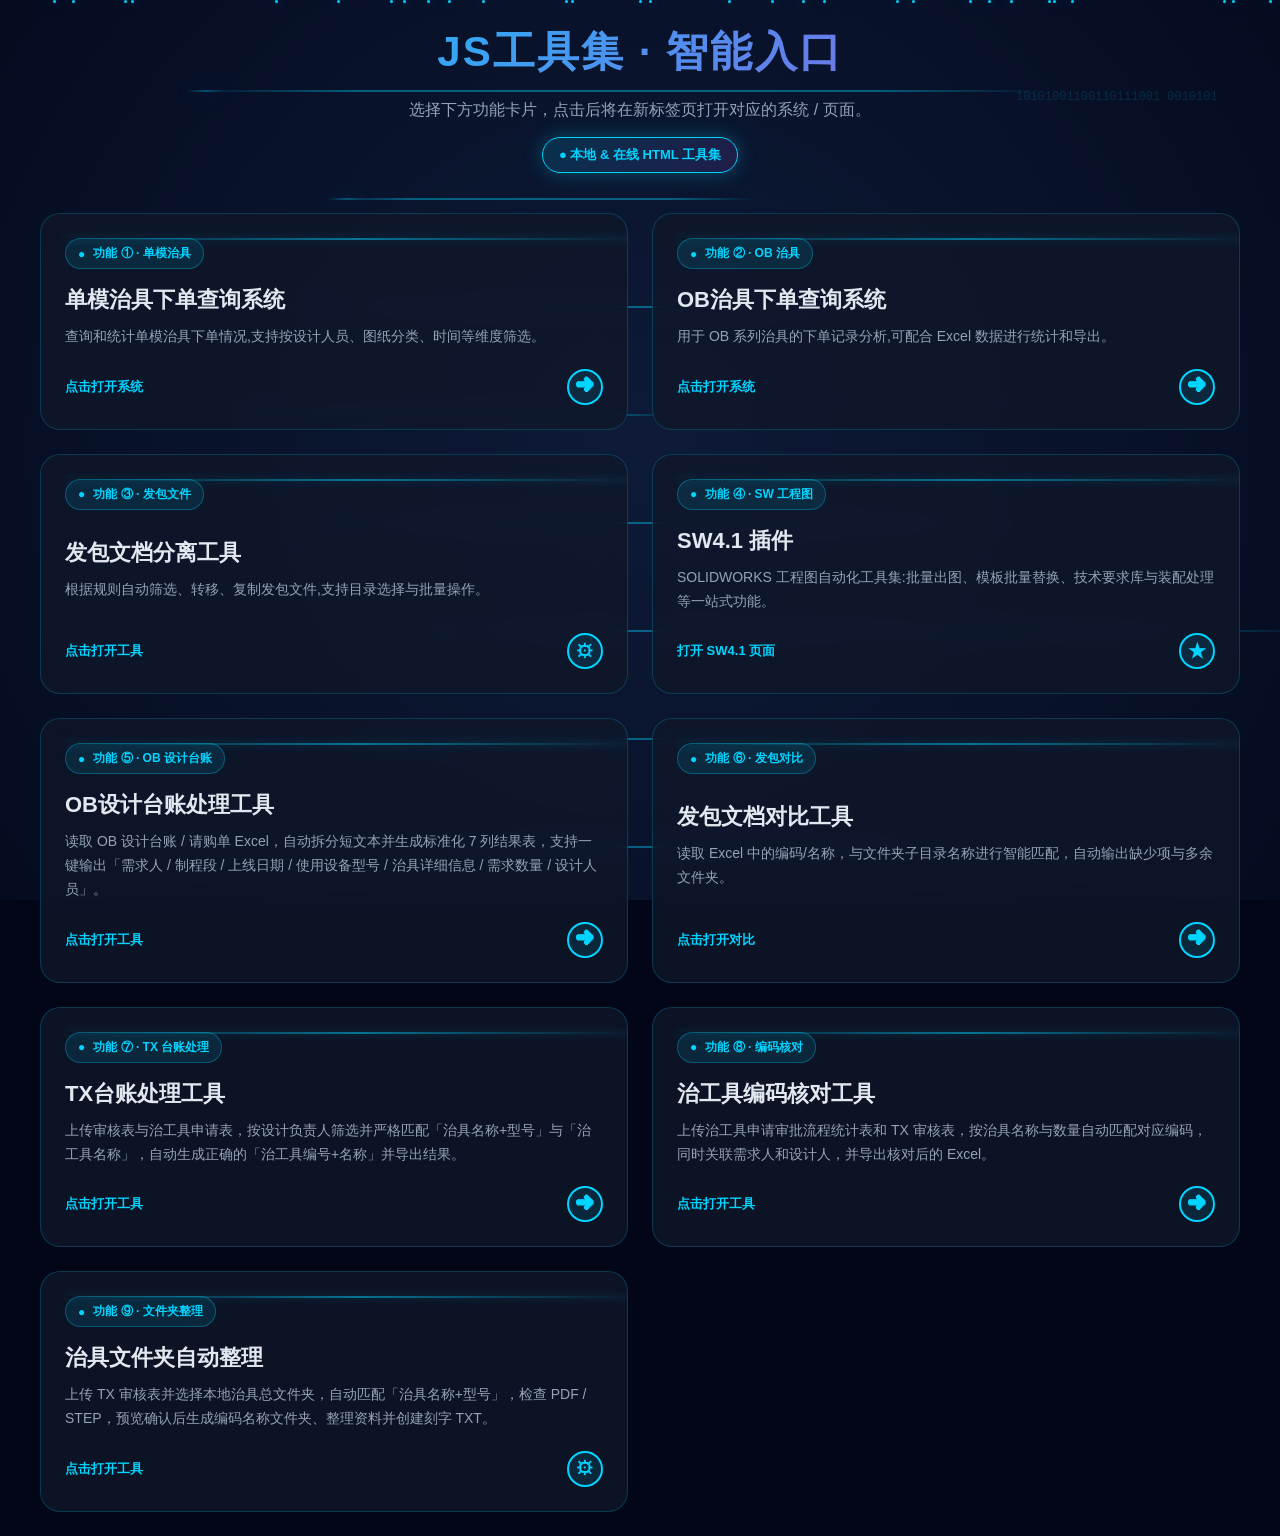
<file: index.html>
<!DOCTYPE html>
<html lang="zh-CN">
<head>
  <meta charset="UTF-8" />
  <meta name="viewport" content="width=device-width, initial-scale=1.0" />
  <title>内部工具集 · 功能入口</title>
  <style>
    :root{
      --primary:#00d4ff;
      --primary-glow:rgba(0,212,255,0.5);
      --secondary:#9d4edd;
      --bg-dark:#020617;
      --text:#e2e8f0;
      --muted:#94a3b8;
      --card-bg:rgba(15,23,42,0.8);
    }
    *{box-sizing:border-box;margin:0;padding:0}

    /* ===================== 开场动画：鱼咬 J 鱼钩（≈2s） ===================== */
    .intro-overlay{
      position:fixed;
      inset:0;
      z-index:9999;
      background:radial-gradient(circle at top,#020617,#000814 60%,#000 100%);
      display:flex;
      align-items:center;
      justify-content:center;
      animation:fade-out 0.3s ease 1.7s forwards; /* 总时长约 2s */
    }
    @keyframes fade-out{
      to{opacity:0;visibility:hidden}
    }

    .skip-intro-btn{
      position:absolute;
      right:32px;
      bottom:32px;
      padding:8px 18px;
      border-radius:999px;
      border:1px solid rgba(255,255,255,0.7);
      background:rgba(0,0,0,0.45);
      color:#f9fafb;
      font-size:13px;
      font-weight:500;
      cursor:pointer;
      display:inline-flex;
      align-items:center;
      gap:6px;
      backdrop-filter:blur(8px);
      box-shadow:0 10px 30px rgba(0,0,0,0.6);
      transition:all 0.2s ease;
      z-index:10000;
    }
    .skip-intro-btn::after{
      content:'⏭';
      font-size:14px;
    }
    .skip-intro-btn:hover{
      background:rgba(255,255,255,0.12);
      transform:translateY(-1px);
    }
    .skip-intro-btn:active{
      transform:translateY(0);
      box-shadow:0 4px 16px rgba(0,0,0,0.7);
    }

    /* LOGO 区：整体放大一倍 */
    .logo-scene{
      position:relative;
      width:380px;
      height:380px;
      filter:drop-shadow(0 0 25px rgba(0,0,0,0.9));
    }
    .logo-svg{
      width:380px;
      height:380px;
      display:block;
    }

    /* J 形鱼钩主体 */
    .hook-path{
      stroke:#f9fafb;
      stroke-width:16;
      stroke-linecap:round;
      stroke-linejoin:round;
      fill:none;
      opacity:0;
      animation:hook-in 0.4s cubic-bezier(.23,.82,.35,1.3) 0s forwards;
    }
    /* 顶部横杆 */
    .hook-top{
      stroke:#f9fafb;
      stroke-width:14;
      stroke-linecap:round;
      fill:none;
      opacity:0;
      animation:bar-in 0.35s ease-out 0.05s forwards;
    }
    /* 钩尖（向上略翘） */
    .hook-barb{
      stroke:#f9fafb;
      stroke-width:10;
      stroke-linecap:round;
      fill:none;
      opacity:0;
      animation:barb-in 0.35s ease-out 0.1s forwards;
    }

    @keyframes hook-in{
      0%{
        opacity:0;
        transform:translateY(40px) scale(0.8);
        transform-origin:140px 140px;
      }
      70%{
        opacity:1;
        transform:translateY(-5px) scale(1.03);
      }
      100%{
        opacity:1;
        transform:translateY(0) scale(1);
      }
    }
    @keyframes bar-in{
      0%{
        opacity:0;
        transform:translateY(20px);
        transform-origin:140px 50px;
      }
      100%{
        opacity:1;
        transform:translateY(0);
      }
    }
    @keyframes barb-in{
      0%{
        opacity:0;
        transform:translateY(10px);
        transform-origin:128px 126px;
      }
      100%{
        opacity:1;
        transform:translateY(0);
      }
    }

    /* 鱼剪影整体 */
    .fish-group{
      fill:#f9fafb;
      opacity:0;
      transform-box:fill-box;
      transform-origin:center;
      animation:fish-bite 0.9s ease-out 0.25s forwards;
    }

    /* 鱼身体（实心）—— 头在右边，朝向鱼钩；嘴在 x≈120 处 */
    .fish-body{
      fill:#f9fafb;
    }
    .fish-inner{
      fill:#020617; /* 身体内部黑弧线，做出类似 Logo 的花纹 */
    }
    .fish-eye-white{
      fill:#f9fafb;
    }
    .fish-eye-black{
      fill:#020617;
    }

    /* 鱼咬钩动画：从左下方游过来，最后嘴巴停在钩尖处 */
    @keyframes fish-bite{
      0%{
        opacity:0;
        transform:translateX(-110px) translateY(30px) scale(0.8) rotate(-18deg);
      }
      40%{
        opacity:1;
        transform:translateX(-40px) translateY(-10px) scale(0.95) rotate(-8deg);
      }
      75%{
        transform:translateX(-10px) translateY(0) scale(1.03) rotate(4deg);
      }
      100%{
        opacity:1;
        transform:translateX(0) translateY(0) scale(1) rotate(0deg);
      }
    }

    /* ===================== 主页面样式 ===================== */
    body{
      min-height:100vh;
      font-family:"Segoe UI","PingFang SC","Microsoft YaHei",sans-serif;
      background:var(--bg-dark);
      display:flex;
      align-items:center;
      justify-content:center;
      padding:24px;
      color:var(--text);
      overflow-x:hidden; /* 允许纵向滚轮 */
      position:relative;
    }

    .bg-waves{
      position:fixed;
      inset:0;
      z-index:0;
      overflow:hidden;
    }
    .wave{
      position:absolute;
      width:200%;
      height:200%;
      border-radius:45%;
      opacity:0.08;
      animation:wave-rotate 25s linear infinite;
    }
    .wave:nth-child(1){
      background:radial-gradient(circle,var(--primary) 0%,transparent 70%);
      animation-duration:20s;
      top:-50%;
      left:-50%;
    }
    .wave:nth-child(2){
      background:radial-gradient(circle,var(--secondary) 0%,transparent 70%);
      animation-duration:30s;
      animation-direction:reverse;
      bottom:-50%;
      right:-50%;
    }
    @keyframes wave-rotate{
      0%{transform:rotate(0deg)}
      100%{transform:rotate(360deg)}
    }

    .particles{
      position:fixed;
      inset:0;
      z-index:1;
      pointer-events:none;
    }
    .particle{
      position:absolute;
      width:3px;
      height:3px;
      background:var(--primary);
      border-radius:50%;
      box-shadow:0 0 10px var(--primary-glow);
      animation:particle-float linear infinite;
    }
    @keyframes particle-float{
      0%{
        transform:translate(0,100vh) scale(0);
        opacity:0;
      }
      10%{opacity:1}
      90%{opacity:1}
      100%{
        transform:translate(var(--tx),0) scale(1);
        opacity:0;
      }
    }

    .fiber-lines{
      position:fixed;
      inset:0;
      z-index:1;
      pointer-events:none;
    }
    .fiber{
      position:absolute;
      height:2px;
      background:linear-gradient(90deg,
        transparent,
        var(--primary) 20%,
        var(--primary) 80%,
        transparent
      );
      opacity:0.4;
      animation:fiber-pulse 3s ease-in-out infinite;
    }
    .fiber::before{
      content:'';
      position:absolute;
      width:40px;
      height:100%;
      background:linear-gradient(90deg,
        transparent,
        rgba(0,212,255,0.8),
        transparent
      );
      box-shadow:0 0 20px var(--primary-glow);
      animation:fiber-travel 2s linear infinite;
    }
    @keyframes fiber-pulse{
      0%,100%{opacity:0.2}
      50%{opacity:0.6}
    }
    @keyframes fiber-travel{
      0%{left:-40px}
      100%{left:100%}
    }

    .data-stream{
      position:fixed;
      right:5%;
      top:10%;
      width:200px;
      height:80%;
      overflow:hidden;
      z-index:1;
      pointer-events:none;
      opacity:0.15;
    }
    .binary-code{
      font-family:monospace;
      font-size:12px;
      color:var(--primary);
      animation:stream-flow 8s linear infinite;
      white-space:nowrap;
    }
    @keyframes stream-flow{
      0%{transform:translateY(0)}
      100%{transform:translateY(-100%)}
    }

    .wrap{
      width:100%;
      max-width:1200px;
      position:relative;
      z-index:2;
      opacity:1;  /* 直接显示，避免跳过动画时延迟 */
    }

    header{
      margin-bottom:40px;
      text-align:center;
      position:relative;
    }
    header h1{
      font-size:42px;
      font-weight:800;
      background:linear-gradient(135deg,var(--primary),var(--secondary));
      -webkit-background-clip:text;
      -webkit-text-fill-color:transparent;
      background-clip:text;
      margin-bottom:12px;
      letter-spacing:0.05em;
    }
    header p{
      font-size:16px;
      color:var(--muted);
      margin-top:20px;
    }
    .tag{
      display:inline-block;
      background:linear-gradient(135deg,rgba(0,212,255,0.15),rgba(157,78,221,0.15));
      border:1px solid var(--primary);
      color:var(--primary);
      padding:8px 16px;
      border-radius:999px;
      font-size:13px;
      font-weight:600;
      margin-top:16px;
      box-shadow:0 0 20px rgba(0,212,255,0.3);
    }

    .grid{
      display:grid;
      grid-template-columns:repeat(2,minmax(0,1fr));
      gap:24px;
    }
    @media (max-width:900px){
      .grid{grid-template-columns:1fr}
      header h1{font-size:32px}
    }

    .tile{
      display:flex;
      flex-direction:column;
      justify-content:space-between;
      padding:24px;
      border-radius:20px;
      background:var(--card-bg);
      backdrop-filter:blur(10px);
      border:1px solid rgba(0,212,255,0.2);
      text-decoration:none;
      color:inherit;
      position:relative;
      overflow:hidden;
      transition:all 0.3s cubic-bezier(0.4,0,0.2,1);
      opacity:1;
    }
    .tile::before{
      content:'';
      position:absolute;
      inset:0;
      background:radial-gradient(
        800px circle at var(--mouse-x,50%) var(--mouse-y,50%),
        rgba(0,212,255,0.15),
        transparent 40%
      );
      opacity:0;
      transition:opacity 0.3s;
    }
    .tile:hover::before{
      opacity:1;
    }
    .tile:hover{
      transform:translateY(-6px) scale(1.01);
      box-shadow:0 24px 50px rgba(0,212,255,0.26);
      border-color:var(--primary);
    }

    .tile .badge{
      display:inline-flex;
      align-items:center;
      gap:8px;
      font-size:12px;
      padding:6px 12px;
      border-radius:999px;
      background:rgba(0,212,255,0.1);
      border:1px solid rgba(0,212,255,0.3);
      color:var(--primary);
      margin-bottom:16px;
      font-weight:600;
      width:fit-content;
    }
    .tile .badge::before{
      content:'●';
    }

    .tile h2{
      font-size:22px;
      margin-bottom:10px;
      color:var(--text);
      font-weight:700;
    }
    .tile p{
      font-size:14px;
      color:var(--muted);
      line-height:1.7;
    }

    .tile-footer{
      margin-top:20px;
      display:flex;
      align-items:center;
      justify-content:space-between;
      font-size:13px;
      color:var(--primary);
      font-weight:600;
    }
    .tile-footer .icon{
      width:36px;
      height:36px;
      border-radius:50%;
      border:2px solid var(--primary);
      display:flex;
      align-items:center;
      justify-content:center;
      font-size:18px;
      background:rgba(0,212,255,0.1);
      transition:all 0.3s;
    }
    .tile:hover .tile-footer .icon{
      transform:rotate(90deg) scale(1.1);
      box-shadow:0 0 20px var(--primary-glow);
    }

    .scan-line{
      position:absolute;
      width:100%;
      height:2px;
      background:linear-gradient(90deg,
        transparent,
        var(--primary),
        transparent
      );
      box-shadow:0 0 10px var(--primary-glow);
      animation:scan 3s linear infinite;
      opacity:0.5;
    }
    @keyframes scan{
      0%{top:0}
      100%{top:100%}
    }
  </style>
</head>
<body>
  <!-- 开场动画层 -->
  <div class="intro-overlay" id="introOverlay">
    <div class="logo-scene">
      <!-- SVG LOGO：鱼头朝右，嘴被鱼钩钩住 -->
      <svg class="logo-svg" viewBox="0 0 200 200">
        <!-- J 鱼钩主体：竖直向下再向左弯成 J -->
        <path
          class="hook-path"
          d="M140 40
             V120
             a36 36 0 0 1 -72 0"
        />
        <!-- 顶部横杆 -->
        <line
          class="hook-top"
          x1="110" y1="32" x2="170" y2="32"
        />
        <!-- 钩尖向上翘，伸进鱼嘴里 -->
        <path
          class="hook-barb"
          d="M96 124
             Q110 114 122 110"
        />

        <!-- 鱼剪影（头在右侧，朝向鱼钩，嘴位置大约在 (122,110)） -->
        <g class="fish-group">
          <!-- 身体外轮廓（白色实心） -->
          <path
            class="fish-body"
            d="
              M122 110
              C104 94, 78 90, 56 102
              C42 110, 36 120, 36 125
              C36 130, 42 138, 56 146
              C78 158,104 154,122 138
              Z
            "
          />
          <!-- 内部黑色花纹，做出“翻卷”的感觉 -->
          <path
            class="fish-inner"
            d="
              M118 110
              C102 98, 80 98, 60 108
              C50 114, 46 120, 46 124
              C46 128, 50 134, 60 140
              C80 150,102 150,118 138
              C104 132,104 118,118 110
              Z
            "
          />
          <!-- 尾巴 -->
          <polygon
            class="fish-body"
            points="56,124 30,108 30,140"
          />
          <!-- 眼睛 -->
          <circle class="fish-eye-white" cx="98" cy="106" r="6" />
          <circle class="fish-eye-black" cx="98" cy="106" r="3" />
        </g>
      </svg>
    </div>

    <button class="skip-intro-btn" id="skipIntroBtn">
      跳过动画 · 进入页面
    </button>
  </div>

  <!-- 背景光波 -->
  <div class="bg-waves">
    <div class="wave"></div>
    <div class="wave"></div>
  </div>

  <!-- 粒子系统 -->
  <div class="particles" id="particles"></div>

  <!-- 光纤传输线 -->
  <div class="fiber-lines" id="fibers"></div>

  <!-- 数据流 -->
  <div class="data-stream">
    <div class="binary-code" id="binary"></div>
  </div>

  <div class="wrap">
    <header>
      <h1>JS工具集 · 智能入口</h1>
      <p>选择下方功能卡片，点击后将在新标签页打开对应的系统 / 页面。</p>
      <span class="tag">● 本地 & 在线 HTML 工具集</span>
    </header>

    <section class="grid">
      <a class="tile" href="danmo.html" target="_blank" rel="noopener">
        <span class="badge">功能 ① · 单模治具</span>
        <div>
          <h2>单模治具下单查询系统</h2>
          <p>查询和统计单模治具下单情况,支持按设计人员、图纸分类、时间等维度筛选。</p>
        </div>
        <div class="tile-footer">
          <span>点击打开系统</span>
          <span class="icon">➜</span>
        </div>
        <div class="scan-line"></div>
      </a>

      <a class="tile" href="OB.html" target="_blank" rel="noopener">
        <span class="badge">功能 ② · OB 治具</span>
        <div>
          <h2>OB治具下单查询系统</h2>
          <p>用于 OB 系列治具的下单记录分析,可配合 Excel 数据进行统计和导出。</p>
        </div>
        <div class="tile-footer">
          <span>点击打开系统</span>
          <span class="icon">➜</span>
        </div>
        <div class="scan-line"></div>
      </a>

      <a class="tile" href="fabao.html" target="_blank" rel="noopener">
        <span class="badge">功能 ③ · 发包文件</span>
        <div>
          <h2>发包文档分离工具</h2>
          <p>根据规则自动筛选、转移、复制发包文件,支持目录选择与批量操作。</p>
        </div>
        <div class="tile-footer">
          <span>点击打开工具</span>
          <span class="icon">⚙</span>
        </div>
        <div class="scan-line"></div>
      </a>

      <a class="tile" href="SW4.1.html" target="_blank" rel="noopener">
        <span class="badge">功能 ④ · SW 工程图</span>
        <div>
          <h2>SW4.1 插件</h2>
          <p>SOLIDWORKS 工程图自动化工具集:批量出图、模板批量替换、技术要求库与装配处理等一站式功能。</p>
        </div>
        <div class="tile-footer">
          <span>打开 SW4.1 页面</span>
          <span class="icon">★</span>
        </div>
        <div class="scan-line"></div>
      </a>

      <!-- 功能⑤ · OB 设计台账处理工具 -->
      <a class="tile" href="OBinput.html" target="_blank" rel="noopener">
        <span class="badge">功能 ⑤ · OB 设计台账</span>
        <div>
          <h2>OB设计台账处理工具</h2>
          <p>读取 OB 设计台账 / 请购单 Excel，自动拆分短文本并生成标准化 7 列结果表，支持一键输出「需求人 / 制程段 / 上线日期 / 使用设备型号 / 治具详细信息 / 需求数量 / 设计人员」。</p>
        </div>
        <div class="tile-footer">
          <span>点击打开工具</span>
          <span class="icon">➜</span>
        </div>
        <div class="scan-line"></div>
      </a>

      <!-- 功能⑥ · 发包文档对比工具 -->
      <a class="tile" href="excel_folder_compare.html" target="_blank" rel="noopener">
        <span class="badge">功能 ⑥ · 发包对比</span>
        <div>
          <h2>发包文档对比工具</h2>
          <p>读取 Excel 中的编码/名称，与文件夹子目录名称进行智能匹配，自动输出缺少项与多余文件夹。</p>
        </div>
        <div class="tile-footer">
          <span>点击打开对比</span>
          <span class="icon">➜</span>
        </div>
        <div class="scan-line"></div>
      </a>

      <!-- 功能⑦ · TX 台账处理工具 -->
      <a class="tile" href="TX.html" target="_blank" rel="noopener">
        <span class="badge">功能 ⑦ · TX 台账处理</span>
        <div>
          <h2>TX台账处理工具</h2>
          <p>上传审核表与治工具申请表，按设计负责人筛选并严格匹配「治具名称+型号」与「治工具名称」，自动生成正确的「治工具编号+名称」并导出结果。</p>
        </div>
        <div class="tile-footer">
          <span>点击打开工具</span>
          <span class="icon">➜</span>
        </div>
        <div class="scan-line"></div>
      </a>

      <!-- 功能⑧ · 治工具编码核对 -->
      <a class="tile" href="fixture-code-checker/index.html" target="_blank" rel="noopener">
        <span class="badge">功能 ⑧ · 编码核对</span>
        <div>
          <h2>治工具编码核对工具</h2>
          <p>上传治工具申请审批流程统计表和 TX 审核表，按治具名称与数量自动匹配对应编码，同时关联需求人和设计人，并导出核对后的 Excel。</p>
        </div>
        <div class="tile-footer">
          <span>点击打开工具</span>
          <span class="icon">➜</span>
        </div>
        <div class="scan-line"></div>
      </a>

      <!-- 功能⑨ · 治具文件夹自动整理 -->
      <a class="tile" href="fixture-folder-organizer/index.html" target="_blank" rel="noopener">
        <span class="badge">功能 ⑨ · 文件夹整理</span>
        <div>
          <h2>治具文件夹自动整理</h2>
          <p>上传 TX 审核表并选择本地治具总文件夹，自动匹配「治具名称+型号」，检查 PDF / STEP，预览确认后生成编码名称文件夹、整理资料并创建刻字 TXT。</p>
        </div>
        <div class="tile-footer">
          <span>点击打开工具</span>
          <span class="icon">⚙</span>
        </div>
        <div class="scan-line"></div>
      </a>

    </section>
  </div>

  <script>
    // 背景粒子
    const particlesContainer = document.getElementById('particles');
    for(let i=0;i<30;i++){
      const p = document.createElement('div');
      p.className = 'particle';
      p.style.left = Math.random()*100 + '%';
      p.style.animationDuration = (5+Math.random()*10)+'s';
      p.style.animationDelay = Math.random()*5+'s';
      p.style.setProperty('--tx', (Math.random()*200-100)+'px');
      particlesContainer.appendChild(p);
    }

    // 背景光纤线
    const fibersContainer = document.getElementById('fibers');
    for(let i=0;i<8;i++){
      const f = document.createElement('div');
      f.className = 'fiber';
      f.style.top = (10+i*12)+'%';
      f.style.width = (30+Math.random()*40)+'%';
      f.style.left = Math.random()*50+'%';
      f.style.animationDelay = Math.random()*3+'s';
      fibersContainer.appendChild(f);
    }

    // 二进制数据流
    const binaryEl = document.getElementById('binary');
    let binaryText = '';
    for(let i=0;i<200;i++){
      binaryText += (Math.random()>0.5?'1':'0') + (i%20===19?'\n':'');
    }
    binaryEl.textContent = binaryText + '\n' + binaryText;

    // 卡片上的鼠标光晕
    document.querySelectorAll('.tile').forEach(tile=>{
      tile.addEventListener('mousemove',e=>{
        const rect = tile.getBoundingClientRect();
        const x = ((e.clientX - rect.left)/rect.width)*100;
        const y = ((e.clientY - rect.top)/rect.height)*100;
        tile.style.setProperty('--mouse-x',x+'%');
        tile.style.setProperty('--mouse-y',y+'%');
      });
    });

    // ===== 开场动画跳过逻辑：点击任意位置 / 按钮都立即进入 =====
    const introOverlay = document.getElementById('introOverlay');
    const skipBtn = document.getElementById('skipIntroBtn');

    function skipIntro(){
      if(!introOverlay || introOverlay.__skipped) return;
      introOverlay.__skipped = true;
      introOverlay.style.display = 'none'; // 立刻隐藏
    }

    if(skipBtn){
      skipBtn.addEventListener('click', e=>{
        e.stopPropagation();
        skipIntro();
      });
    }

    document.addEventListener('click', ()=>{
      if(introOverlay && introOverlay.style.display !== 'none'){
        skipIntro();
      }
    }, true);
  </script>
</body>
</html>
</file>
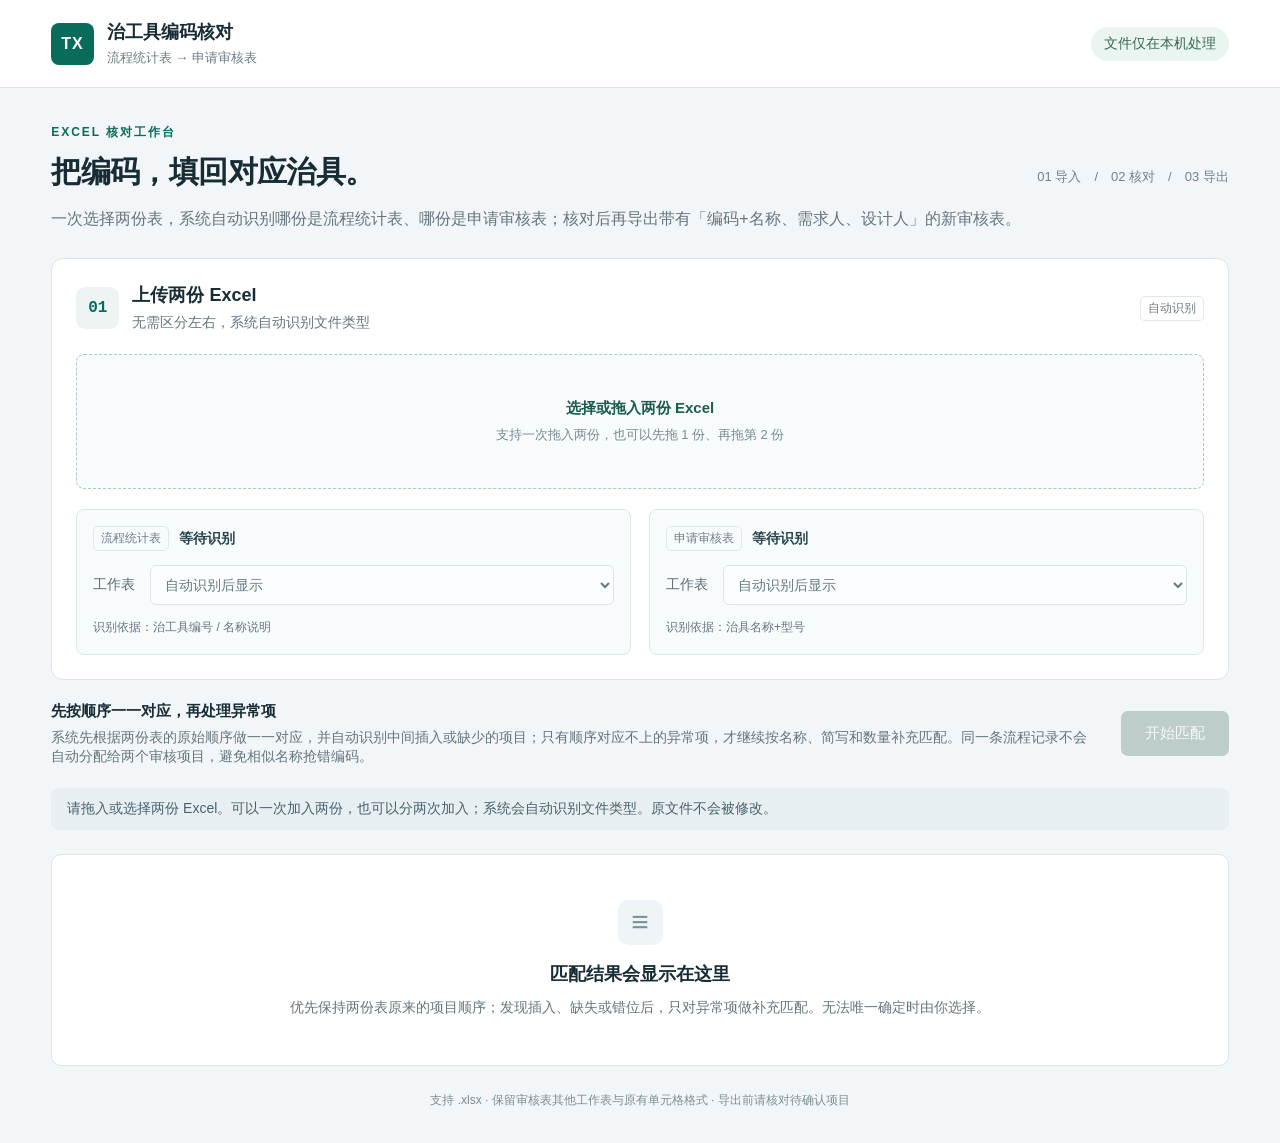
<file: fixture-code-checker/index.html>
<!doctype html><html lang="zh-CN"><head><meta charset="utf-8"><meta name="viewport" content="width=device-width,initial-scale=1"><title>治工具编码核对</title><meta name="description" content="合并流程表编码与名称，匹配审核表并导出 Excel。文件仅在本机浏览器处理。"><link rel="icon" href="data:image/svg+xml,%3Csvg xmlns='http://www.w3.org/2000/svg' viewBox='0 0 32 32'%3E%3Crect width='32' height='32' rx='6' fill='%23096b59'/%3E%3Cpath d='M8 10h16M8 16h10M8 22h16' stroke='white' stroke-width='3'/%3E%3C/svg%3E"><link rel="stylesheet" href="style.css?v=20260920-9"></head><body>
<header><div class="brand"><span class="mark">TX</span><div><strong>治工具编码核对</strong><small>流程统计表 → 申请审核表</small></div></div><span class="privacy">文件仅在本机处理</span></header>
<main><div class="title"><div><p class="eyebrow">EXCEL 核对工作台</p><h1>把编码，填回对应治具。</h1><p>一次选择两份表，系统自动识别哪份是流程统计表、哪份是申请审核表；核对后再导出带有「编码+名称、需求人、设计人」的新审核表。</p></div><span class="step-label">01 导入　/　02 核对　/　03 导出</span></div>
<section class="uploads uploads-single"><article class="auto-upload-card"><div class="card-title"><span class="number">01</span><div><h2>上传两份 Excel</h2><p>无需区分左右，系统自动识别文件类型</p></div><span class="tag">自动识别</span></div><div id="dropZone" class="filebox auto-filebox" role="button" tabindex="0" aria-label="选择或拖入两份 Excel"><input id="bothFiles" class="hidden-file-input" type="file" accept=".xlsx" multiple><strong id="bothLabel">选择或拖入两份 Excel</strong><span>支持一次拖入两份，也可以先拖 1 份、再拖第 2 份</span></div><div class="detected-files"><div class="detected-card"><div class="detected-head"><span class="tag">流程统计表</span><strong id="sourceLabel">等待识别</strong></div><label class="sheetlabel">工作表<select id="sourceSheet" disabled><option>自动识别后显示</option></select></label><p class="hint">识别依据：治工具编号 / 名称说明</p></div><div class="detected-card"><div class="detected-head"><span class="tag">申请审核表</span><strong id="targetLabel">等待识别</strong></div><label class="sheetlabel">工作表<select id="targetSheet" disabled><option>自动识别后显示</option></select></label><p class="hint">识别依据：治具名称+型号</p></div></div></article></section>
<section class="actionbar"><div><strong>先按顺序一一对应，再处理异常项</strong><span>系统先根据两份表的原始顺序做一一对应，并自动识别中间插入或缺少的项目；只有顺序对应不上的异常项，才继续按名称、简写和数量补充匹配。同一条流程记录不会自动分配给两个审核项目，避免相似名称抢错编码。</span></div><button id="match" disabled>开始匹配</button></section>
<div id="message" role="status" aria-live="polite">正在初始化网页。如长时间停留在此提示，请完整解压源码包，确认 app.js 和 excel.js 与 index.html 在同一文件夹。</div>
<section id="results" hidden><div class="stats"><div><span>审核表项目</span><b id="total">0</b></div><div><span>已匹配 / 已确认</span><b id="matched">0</b></div><div><span>同名待确认</span><b id="ambiguous">0</b></div><div><span>未找到 / 无编码</span><b id="missing">0</b></div></div><div class="resultbar"><div><h2>匹配结果</h2><p id="mapping"></p></div><div class="exports"><button class="secondary" id="exportSource">导出流程拼接表</button><button id="exportTarget">导出审核结果</button></div></div><div class="filterbar"><label>显示<select id="filter"><option value="all">全部项目</option><option value="todo">需要处理</option><option value="done">已匹配</option></select></label><label>查找<input id="search" type="search" placeholder="输入名称或编码"></label><span>导出时有问题的「编码+名称」单元格标黄色；未填编码时直接写明原因</span></div><div class="tablewrap"><table><thead><tr><th>原行号</th><th>治具名称+型号</th><th>数量</th><th>需求人</th><th>设计人</th><th>状态</th><th>编码+名称 / 选择匹配项</th></tr></thead><tbody id="rows"></tbody></table></div></section>
<section id="empty" class="empty"><div class="empty-icon">≡</div><h2>匹配结果会显示在这里</h2><p>优先保持两份表原来的项目顺序；发现插入、缺失或错位后，只对异常项做补充匹配。无法唯一确定时由你选择。</p></section>
<footer>支持 .xlsx · 保留审核表其他工作表与原有单元格格式 · 导出前请核对待确认项目</footer></main><noscript>请启用浏览器 JavaScript 后使用文件导入功能。</noscript><script src="excel.js?v=20261010-1"></script><script src="app.js?v=20261010-1"></script></body></html>
</file>
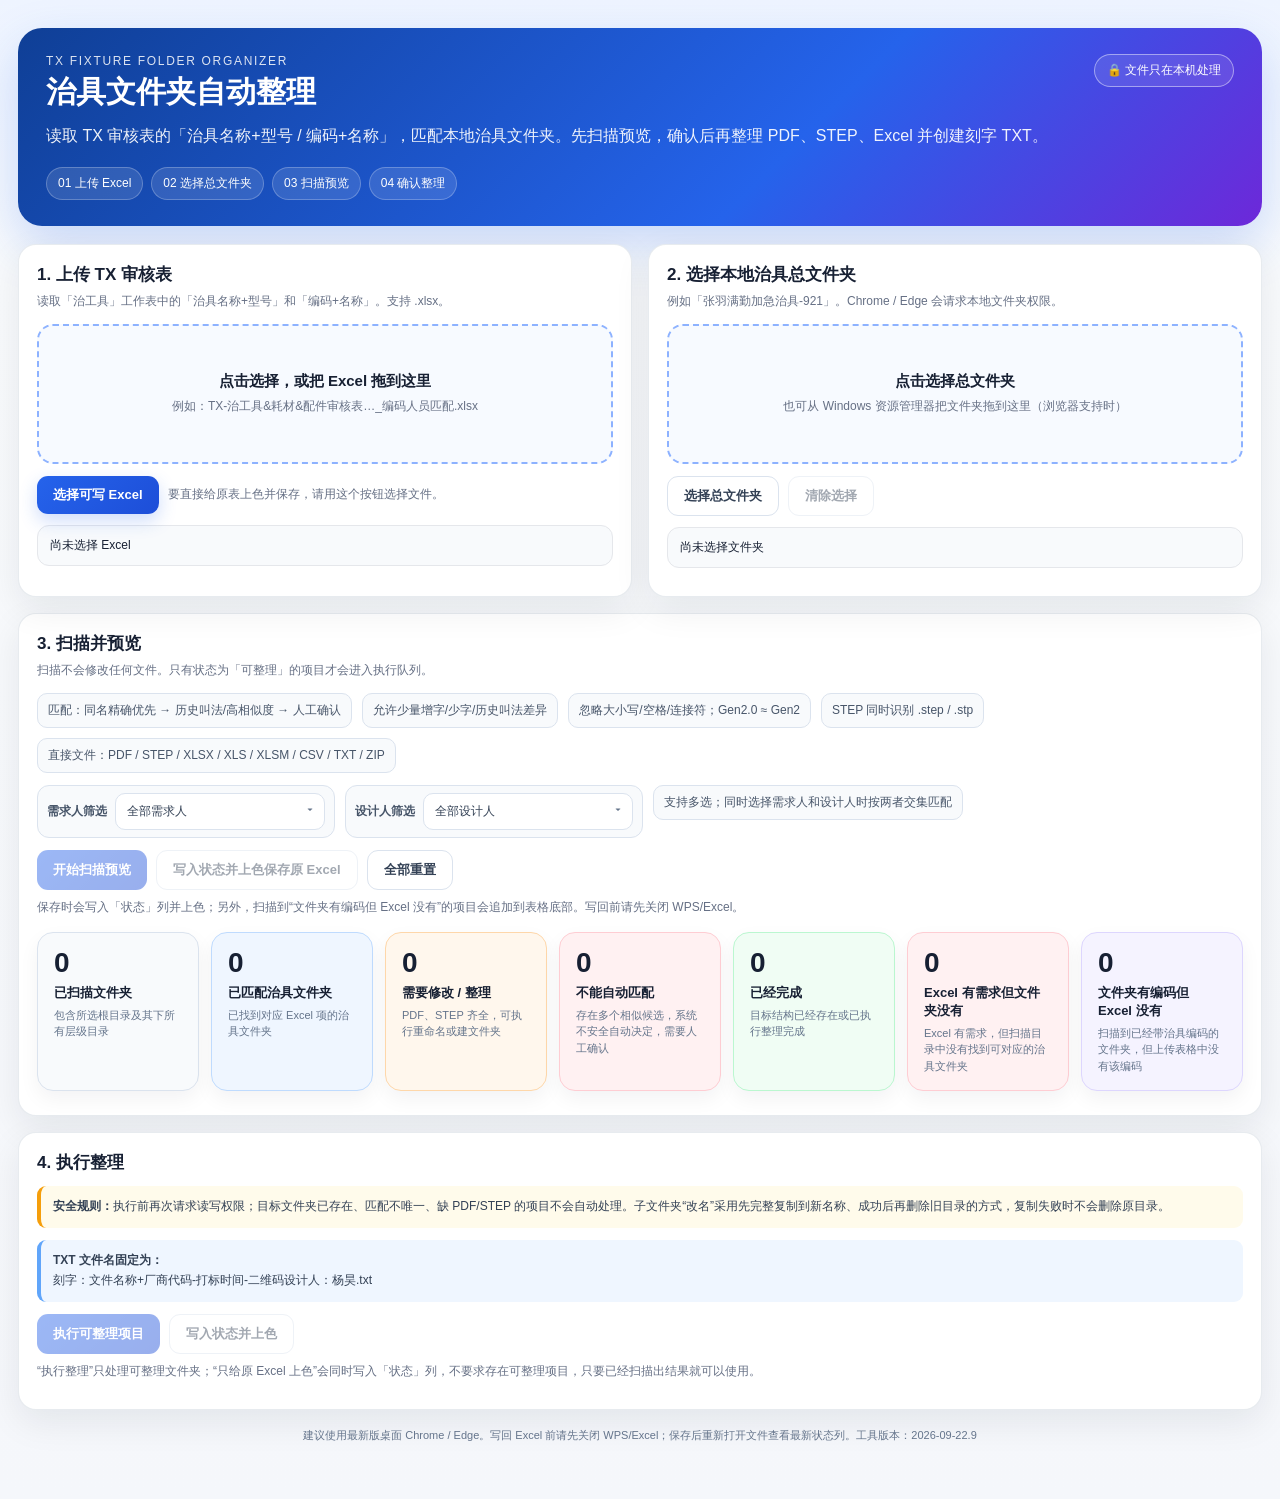
<file: fixture-folder-organizer/index.html>
<!doctype html>
<html lang="zh-CN">
<head>
<meta charset="utf-8">
<meta name="viewport" content="width=device-width,initial-scale=1">
<title>治具文件夹自动整理</title>
<meta name="description" content="读取TX审核表，匹配本地治具文件夹，预览后自动整理PDF、STEP和Excel资料并创建刻字TXT。文件仅在本机浏览器处理。">
<style>
:root{--bg:#f5f7fb;--card:#fff;--text:#172033;--muted:#667085;--line:#dbe3ee;--blue:#2563eb;--blue2:#1d4ed8;--green:#15803d;--amber:#b45309;--red:#b91c1c;--purple:#7c3aed;--shadow:0 12px 36px rgba(15,23,42,.08)}
*{box-sizing:border-box}body{margin:0;background:linear-gradient(180deg,#eef4ff 0,#f8fafc 260px,#f5f7fb 100%);color:var(--text);font-family:"Segoe UI","Microsoft YaHei","PingFang SC",sans-serif}.page{max-width:1320px;margin:0 auto;padding:28px 18px 56px}.hero{border-radius:24px;padding:26px 28px;background:linear-gradient(135deg,#0f3f96,#2563eb 62%,#6d28d9);color:#fff;box-shadow:0 20px 50px rgba(37,99,235,.22);margin-bottom:18px}.hero-top{display:flex;justify-content:space-between;gap:18px;align-items:flex-start}.hero h1{margin:4px 0 9px;font-size:30px}.hero p{margin:0;line-height:1.7;opacity:.93}.privacy{white-space:nowrap;border:1px solid rgba(255,255,255,.45);border-radius:999px;padding:7px 12px;font-size:12px;background:rgba(255,255,255,.1)}.steps{display:flex;gap:8px;flex-wrap:wrap;margin-top:18px}.step{font-size:12px;padding:7px 11px;border-radius:999px;background:rgba(255,255,255,.12);border:1px solid rgba(255,255,255,.24)}.grid{display:grid;grid-template-columns:1fr 1fr;gap:16px}.card{background:var(--card);border:1px solid rgba(148,163,184,.22);border-radius:18px;padding:18px;box-shadow:var(--shadow);margin-bottom:16px}.card h2{font-size:17px;margin:0 0 6px}.sub{font-size:12px;color:var(--muted);line-height:1.65}.drop{margin-top:12px;min-height:140px;border:2px dashed #8db2ff;border-radius:16px;background:#f7faff;display:flex;align-items:center;justify-content:center;text-align:center;padding:18px;cursor:pointer;transition:.18s}.drop:hover,.drop.drag{border-color:var(--blue);background:#eef4ff;transform:translateY(-1px)}.drop strong{display:block;font-size:15px}.drop span{display:block;color:var(--muted);font-size:12px;margin-top:6px;line-height:1.6}input[type=file]{display:none}.btns{display:flex;gap:9px;flex-wrap:wrap;margin-top:12px}button{border:0;border-radius:11px;padding:10px 16px;font-weight:700;font-size:13px;cursor:pointer}button.primary{color:#fff;background:linear-gradient(135deg,var(--blue),var(--blue2));box-shadow:0 7px 18px rgba(37,99,235,.22)}button.secondary{background:#fff;color:#334155;border:1px solid var(--line)}button.danger{background:#fff;color:var(--red);border:1px solid #fecaca}button:disabled{opacity:.45;cursor:not-allowed;box-shadow:none}.selected{margin-top:11px;padding:10px 12px;border-radius:12px;background:#f8fafc;border:1px solid #e5e7eb;font-size:12px;line-height:1.6}.selected b{color:#0f172a}.ok{color:var(--green)}.warn{color:var(--amber)}.error{color:var(--red)}.info{color:var(--blue)}.status{margin-top:10px;font-size:12px;line-height:1.65;white-space:pre-line}.settings{display:flex;gap:10px;flex-wrap:wrap;margin-top:12px}.pill{padding:8px 10px;border:1px solid var(--line);border-radius:10px;background:#f8fafc;font-size:12px;color:#475569}.metrics{display:grid;grid-template-columns:repeat(7,minmax(0,1fr));gap:9px;margin:14px 0}.metric{border:1px solid #e5e7eb;background:#fafcff;border-radius:13px;padding:11px}.metric b{font-size:21px;display:block}.metric span{font-size:11px;color:var(--muted)}.metric.hot{background:#fff1f2;border-color:#fecdd3}.metric.hot b{color:#b91c1c}.dashboard{display:grid;grid-template-columns:repeat(7,minmax(0,1fr));gap:12px;margin:14px 0 6px}.dash{border-radius:16px;padding:16px;border:1px solid #dbe3ee;background:#fff;box-shadow:0 8px 20px rgba(15,23,42,.05);cursor:pointer;transition:.16s;outline:none}.dash:hover{transform:translateY(-2px);box-shadow:0 12px 26px rgba(15,23,42,.10)}.dash:focus-visible{box-shadow:0 0 0 3px rgba(37,99,235,.22),0 12px 26px rgba(15,23,42,.10)}.dash.active{box-shadow:0 0 0 3px rgba(37,99,235,.28),0 12px 28px rgba(15,23,42,.12);transform:translateY(-1px)}.dash .num{font-size:28px;font-weight:800;line-height:1;margin-bottom:7px}.dash .label{font-size:13px;font-weight:700}.dash .hint{font-size:11px;color:#64748b;margin-top:5px;line-height:1.5}.dash.match{background:#eff6ff;border-color:#bfdbfe}.dash.edit{background:#fff7ed;border-color:#fed7aa}.dash.fail{background:#fff1f2;border-color:#fecdd3}.dash.done{background:#f0fdf4;border-color:#bbf7d0}.dash.extra{background:#f5f3ff;border-color:#ddd6fe}.dash.total{background:#f8fafc}@media(max-width:900px){.dashboard{grid-template-columns:repeat(2,1fr)}}@media(max-width:560px){.dashboard{grid-template-columns:1fr}}.folder-card{border:2px solid #dbeafe;background:linear-gradient(180deg,#fff,#fbfdff)}.folder-card h2{display:flex;align-items:center;gap:8px}.folder-callout{margin:10px 0 12px;padding:12px 14px;border-radius:12px;background:#fff7ed;border:1px solid #fed7aa;color:#9a3412;font-size:13px;line-height:1.6}.folder-callout b{font-size:18px}.row-unprocessed td{background:#fffaf0}.row-error td{background:#fff7f7}.row-done td{background:#f7fff9}.toolbar{display:flex;justify-content:space-between;gap:12px;align-items:center;flex-wrap:wrap}.toolbar-left{display:flex;gap:8px;flex-wrap:wrap}.filter{border:1px solid var(--line);background:#fff;border-radius:10px;padding:9px 10px;font-size:12px;color:#334155}.multi-picker{position:relative;min-width:210px}.multi-picker summary{list-style:none;cursor:pointer;border:1px solid var(--line);background:#fff;border-radius:10px;padding:9px 34px 9px 11px;font-size:12px;color:#334155;position:relative;white-space:nowrap;overflow:hidden;text-overflow:ellipsis}.multi-picker summary::-webkit-details-marker{display:none}.multi-picker summary:after{content:'▾';position:absolute;right:11px;top:8px;color:#64748b}.multi-picker[open] summary:after{content:'▴'}.multi-menu{position:absolute;z-index:30;left:0;top:calc(100% + 6px);width:280px;max-height:330px;overflow:auto;background:#fff;border:1px solid #dbe3ee;border-radius:12px;box-shadow:0 16px 38px rgba(15,23,42,.16);padding:8px}.multi-actions{display:flex;gap:6px;position:sticky;top:-8px;background:#fff;padding:4px 0 8px;border-bottom:1px solid #eef2f7;margin-bottom:5px;z-index:2}.multi-actions .primary{margin-left:auto}.multi-actions button{padding:6px 9px;font-size:11px}.multi-option{display:flex;gap:8px;align-items:center;padding:7px 6px;border-radius:8px;cursor:pointer;font-size:12px}.multi-option:hover{background:#f8fafc}.multi-option input{margin:0}.filter-group{display:flex;align-items:center;gap:8px;padding:7px 9px;border:1px solid var(--line);border-radius:12px;background:#f8fafc}.filter-title{font-size:12px;color:#475569;font-weight:700}.table-wrap{overflow:auto;margin-top:12px;border:1px solid #e2e8f0;border-radius:14px;max-height:580px}.main-result-table tbody tr{height:auto}.main-result-table tbody td{padding:7px 8px;line-height:1.35;vertical-align:top}.cell-clamp{white-space:normal;word-break:break-word;overflow:hidden;line-height:1.4}.clamp-2{display:-webkit-box;-webkit-box-orient:vertical;-webkit-line-clamp:2;max-height:2.8em}.clamp-3{display:-webkit-box;-webkit-box-orient:vertical;-webkit-line-clamp:3;max-height:4.2em}.cell-status{max-width:280px}.cell-action{min-width:210px;max-width:300px}.cell-path{min-width:300px;max-width:520px}.detail-panel{margin:12px 0 8px;border:1px solid #bfdbfe;background:#f8fbff;border-radius:16px;padding:14px}.detail-head{display:flex;align-items:center;justify-content:space-between;gap:12px;margin-bottom:8px}.detail-title{font-weight:800;font-size:15px}.detail-count{font-size:12px;color:#64748b;margin-left:8px}.detail-table-wrap{max-height:360px;margin-top:8px}.detail-table td{white-space:normal;vertical-align:top}.detail-table .path{min-width:300px;max-width:480px}.detail-table .reason{min-width:220px;max-width:360px}.detail-empty{text-align:center;color:#94a3b8;padding:28px!important}table{width:100%;border-collapse:separate;border-spacing:0;font-size:12px;background:#fff}th,td{padding:8px 9px;border-right:1px solid #eef2f7;border-bottom:1px solid #eef2f7;vertical-align:top;white-space:nowrap}th{position:sticky;top:0;z-index:2;background:#eef4ff;color:#334155;text-align:left}td.name,td.code{white-space:normal;min-width:240px;line-height:1.5}.badge{display:inline-block;padding:4px 7px;border-radius:999px;font-size:11px;font-weight:700}.badge.ready{color:#166534;background:#dcfce7}.badge.done{color:#166534;background:#dcfce7}.badge.warn{color:#92400e;background:#fef3c7}.badge.err{color:#991b1b;background:#fee2e2}.badge.info{color:#1d4ed8;background:#dbeafe}.log{margin-top:12px;background:#0f172a;color:#dbeafe;border-radius:13px;padding:12px;max-height:220px;overflow:auto;font:12px/1.65 Consolas,monospace;white-space:pre-wrap}.hidden{display:none}.notice{margin-top:12px;padding:11px 12px;border-left:4px solid #60a5fa;background:#eff6ff;color:#334155;border-radius:9px;font-size:12px;line-height:1.65}.danger-note{border-left-color:#f59e0b;background:#fffbeb}.progress{height:8px;border-radius:999px;background:#e5e7eb;overflow:hidden;margin-top:10px}.progress>div{height:100%;width:0;background:linear-gradient(90deg,#2563eb,#7c3aed);transition:width .2s}.footer{font-size:11px;color:#64748b;text-align:center;margin-top:18px}@media(max-width:900px){.grid{grid-template-columns:1fr}.metrics{grid-template-columns:repeat(3,1fr)}.hero-top{display:block}.privacy{display:inline-block;margin-top:12px}}@media(max-width:560px){.metrics{grid-template-columns:repeat(2,1fr)}.hero{padding:20px}.hero h1{font-size:24px}.page{padding:14px 10px 40px}}
</style>
</head>
<body>
<div class="page">
  <section class="hero">
    <div class="hero-top"><div><div style="font-size:12px;letter-spacing:.14em;opacity:.85">TX FIXTURE FOLDER ORGANIZER</div><h1>治具文件夹自动整理</h1><p>读取 TX 审核表的「治具名称+型号 / 编码+名称」，匹配本地治具文件夹。先扫描预览，确认后再整理 PDF、STEP、Excel 并创建刻字 TXT。</p></div><span class="privacy">🔒 文件只在本机处理</span></div>
    <div class="steps"><span class="step">01 上传 Excel</span><span class="step">02 选择总文件夹</span><span class="step">03 扫描预览</span><span class="step">04 确认整理</span></div>
  </section>

  <section class="grid">
    <div class="card">
      <h2>1. 上传 TX 审核表</h2>
      <div class="sub">读取「治工具」工作表中的「治具名称+型号」和「编码+名称」。支持 .xlsx。</div>
      <div id="excelDrop" class="drop" tabindex="0"><div><strong>点击选择，或把 Excel 拖到这里</strong><span>例如：TX-治工具&耗材&配件审核表…_编码人员匹配.xlsx</span></div></div>
      <input id="excelInput" type="file" accept=".xlsx">
      <div class="btns"><button id="pickWritableExcel" class="primary" type="button">选择可写 Excel</button><span class="sub" style="align-self:center">要直接给原表上色并保存，请用这个按钮选择文件。</span></div>
      <div id="excelSelected" class="selected">尚未选择 Excel</div>
      <div id="excelStatus" class="status"></div>
    </div>

    <div class="card">
      <h2>2. 选择本地治具总文件夹</h2>
      <div class="sub">例如「张羽满勤加急治具-921」。Chrome / Edge 会请求本地文件夹权限。</div>
      <div id="folderDrop" class="drop" tabindex="0"><div><strong>点击选择总文件夹</strong><span>也可从 Windows 资源管理器把文件夹拖到这里（浏览器支持时）</span></div></div>
      <div class="btns"><button id="pickFolder" class="secondary">选择总文件夹</button><button id="clearFolder" class="secondary" disabled>清除选择</button></div>
      <div id="folderSelected" class="selected">尚未选择文件夹</div>
      <div id="folderStatus" class="status"></div>
    </div>
  </section>

  <section class="card">
    <h2>3. 扫描并预览</h2>
    <div class="sub">扫描不会修改任何文件。只有状态为「可整理」的项目才会进入执行队列。</div>
    <div class="settings"><span class="pill">匹配：同名精确优先 → 历史叫法/高相似度 → 人工确认</span><span class="pill">允许少量增字/少字/历史叫法差异</span><span class="pill">忽略大小写/空格/连接符；Gen2.0 ≈ Gen2</span><span class="pill">STEP 同时识别 .step / .stp</span><span class="pill">直接文件：PDF / STEP / XLSX / XLS / XLSM / CSV / TXT / ZIP</span></div>
    <div class="settings" style="align-items:flex-start">
      <div class="filter-group"><span class="filter-title">需求人筛选</span>
        <details id="requesterFilter" class="multi-picker">
          <summary id="requesterSummary">全部需求人</summary>
          <div class="multi-menu"><div class="multi-actions"><button type="button" class="secondary" data-clear-picker="requester">全部需求人</button><button type="button" class="primary" data-done-picker="requester">完成</button></div><div id="requesterOptions"></div></div>
        </details>
      </div>
      <div class="filter-group"><span class="filter-title">设计人筛选</span>
        <details id="designerFilter" class="multi-picker">
          <summary id="designerSummary">全部设计人</summary>
          <div class="multi-menu"><div class="multi-actions"><button type="button" class="secondary" data-clear-picker="designer">全部设计人</button><button type="button" class="primary" data-done-picker="designer">完成</button></div><div id="designerOptions"></div></div>
        </details>
      </div>
      <span class="pill">支持多选；同时选择需求人和设计人时按两者交集匹配</span>
    </div>
    <div class="btns"><button id="scanBtn" class="primary" disabled>开始扫描预览</button><button id="colorExcelBtn" class="secondary" disabled>写入状态并上色保存原 Excel</button><button id="resetBtn" class="secondary">全部重置</button></div>
    <div class="sub" style="margin-top:8px">保存时会写入「状态」列并上色；另外，扫描到“文件夹有编码但 Excel 没有”的项目会追加到表格底部。写回前请先关闭 WPS/Excel。</div>
    <div id="scanStatus" class="status"></div>
    <div id="progress" class="progress hidden"><div id="progressBar"></div></div>

    
    <div class="dashboard" id="folderDashboard">
      <div class="dash total" data-detail="scanned" role="button" tabindex="0" aria-expanded="false"><div class="num" id="dTotal">0</div><div class="label">已扫描文件夹</div><div class="hint">包含所选根目录及其下所有层级目录</div></div>
      <div class="dash match" data-detail="matched" role="button" tabindex="0" aria-expanded="false"><div class="num" id="dMatched">0</div><div class="label">已匹配治具文件夹</div><div class="hint">已找到对应 Excel 项的治具文件夹</div></div>
      <div class="dash edit" data-detail="edit" role="button" tabindex="0" aria-expanded="false"><div class="num" id="dNeedEdit">0</div><div class="label">需要修改 / 整理</div><div class="hint">PDF、STEP 齐全，可执行重命名或建文件夹</div></div>
      <div class="dash fail" data-detail="unmatched" role="button" tabindex="0" aria-expanded="false"><div class="num" id="dUnmatched">0</div><div class="label">不能自动匹配</div><div class="hint">存在多个相似候选，系统不安全自动决定，需要人工确认</div></div>
      <div class="dash done" data-detail="done" role="button" tabindex="0" aria-expanded="false"><div class="num" id="dDone">0</div><div class="label">已经完成</div><div class="hint">目标结构已经存在或已执行整理完成</div></div>
      <div class="dash fail" data-detail="missingDemand" role="button" tabindex="0" aria-expanded="false"><div class="num" id="dMissingDemand">0</div><div class="label">Excel 有需求但文件夹没有</div><div class="hint">Excel 有需求，但扫描目录中没有找到可对应的治具文件夹</div></div>
      <div class="dash extra" data-detail="extraCode" role="button" tabindex="0" aria-expanded="false"><div class="num" id="dExtraCode">0</div><div class="label">文件夹有编码但 Excel 没有</div><div class="hint">扫描到已经带治具编码的文件夹，但上传表格中没有该编码</div></div>
    </div>

    <div id="dashboardDetail" class="detail-panel hidden">
      <div class="detail-head">
        <div><span id="dashboardDetailTitle" class="detail-title"></span><span id="dashboardDetailCount" class="detail-count"></span></div>
        <button id="dashboardDetailClose" type="button" class="secondary" style="padding:7px 11px">关闭明细</button>
      </div>
      <div class="sub">明细按当前需求人 / 设计人筛选和最近一次扫描结果生成。</div>
      <div class="table-wrap detail-table-wrap">
        <table class="detail-table">
          <thead><tr><th>文件夹路径</th><th>Excel行</th><th>需求人</th><th>设计人</th><th>治具名称+型号</th><th>编码+名称</th><th>状态 / 原因</th></tr></thead>
          <tbody id="dashboardDetailRows"></tbody>
        </table>
      </div>
    </div>

    <div class="metrics hidden">
      <div class="metric"><b id="mExcel">0</b><span>Excel 有效项目</span></div>
      <div class="metric"><b id="mFolders">0</b><span>已扫描文件夹</span></div>
      <div class="metric"><b id="mMatched">0</b><span>名称已匹配</span></div>
      <div class="metric"><b id="mReady">0</b><span>可整理</span></div>
      <div class="metric"><b id="mDone">0</b><span>已经整理</span></div>
      <div class="metric"><b id="mIssues">0</b><span>需要人工确认</span></div>
      <div class="metric hot"><b id="mFolderPending">0</b><span>未处理文件夹</span></div>
    </div>

    <div class="toolbar hidden">
      <div class="toolbar-left"><select id="filter" class="filter"><option value="all">显示全部</option><option value="ready">只看可整理</option><option value="issue">只看需要处理</option><option value="done">只看已整理</option></select><input id="search" class="filter" placeholder="搜索名称 / 编码 / 文件夹"></div>
      <div class="sub">目标文件夹名直接使用 Excel 的「编码+名称」</div>
    </div>
    <div class="table-wrap hidden" id="legacyMainResult"><table class="main-result-table"><thead><tr><th>Excel行</th><th>治具名称+型号</th><th>编码+名称</th><th>匹配文件夹</th><th>PDF</th><th>STEP</th><th>ZIP</th><th>状态</th><th>预定动作</th></tr></thead><tbody id="rows"></tbody></table></div>
  </section>



  <section class="card folder-card hidden" id="folderDetailSection">
    <h2>📁 按治具文件夹看：可整理 / 未处理 / 已完成</h2>
    <div class="sub">这里会递归扫描你选择目录下的所有层级，并以真正匹配到 Excel 的治具文件夹为主显示。默认只看还没有完成整理的治具文件夹。</div>
    <div id="folderCallout" class="folder-callout">完成递归扫描后，这里会直接统计<b>可整理</b>、<b>需要确认</b>和<b>已完成</b>的治具文件夹。</div>
    <div class="toolbar">
      <div class="toolbar-left">
        <select id="folderFilter" class="filter">
          <option value="pending">显示未完成（可整理+异常）</option>
          <option value="all">显示全部文件夹</option>
          <option value="ready">只看可以整理</option>
          <option value="problem">只看异常/无法整理</option>
          <option value="done">只看已完成</option>
        </select>
        <input id="folderSearch" class="filter" placeholder="搜索文件夹名称">
      </div>
      <div class="sub">红/黄色 = 仍未处理；绿色 = 已完成</div>
    </div>
    <div class="table-wrap">
      <table>
        <thead><tr><th>文件夹路径</th><th>Excel 对应项目</th><th>PDF</th><th>STEP</th><th>ZIP</th><th>文件夹状态</th><th>为什么没有处理 / 下一步</th></tr></thead>
        <tbody id="folderRows"></tbody>
      </table>
    </div>
  </section>

  <section class="card">
    <h2>4. 执行整理</h2>
    <div class="notice danger-note"><b>安全规则：</b>执行前再次请求读写权限；目标文件夹已存在、匹配不唯一、缺 PDF/STEP 的项目不会自动处理。子文件夹“改名”采用先完整复制到新名称、成功后再删除旧目录的方式，复制失败时不会删除原目录。</div>
    <div class="notice"><b>TXT 文件名固定为：</b><br>刻字：文件名称+厂商代码-打标时间-二维码设计人：杨昊.txt</div>
    <div class="btns"><button id="executeBtn" class="primary" disabled>执行可整理项目</button><button id="colorExcelBtnBottom" class="secondary" disabled>写入状态并上色</button></div>
    <div class="sub" style="margin-top:8px">“执行整理”只处理可整理文件夹；“只给原 Excel 上色”会同时写入「状态」列，不要求存在可整理项目，只要已经扫描出结果就可以使用。</div>
    <div id="executeStatus" class="status"></div>
    <div id="log" class="log hidden"></div>
  </section>

  <div class="footer">建议使用最新版桌面 Chrome / Edge。写回 Excel 前请先关闭 WPS/Excel；保存后重新打开文件查看最新状态列。工具版本：2026-09-22.9</div>
</div>
<script src="../fixture-code-checker/excel.js?v=20260922-6"></script>
<script>
(function(){
'use strict';
var TXT_NAME='刻字：文件名称+厂商代码-打标时间-二维码设计人：杨昊.txt';
var MOVE_EXT=new Set(['pdf','step','stp','xlsx','xls','xlsm','csv','txt','zip']);
var excelInput=document.getElementById('excelInput'),excelDrop=document.getElementById('excelDrop'),excelSelected=document.getElementById('excelSelected'),excelStatus=document.getElementById('excelStatus');
var folderDrop=document.getElementById('folderDrop'),pickFolder=document.getElementById('pickFolder'),clearFolder=document.getElementById('clearFolder'),folderSelected=document.getElementById('folderSelected'),folderStatus=document.getElementById('folderStatus');
var scanBtn=document.getElementById('scanBtn'),colorExcelBtn=document.getElementById('colorExcelBtn'),colorExcelBtnBottom=document.getElementById('colorExcelBtnBottom'),pickWritableExcel=document.getElementById('pickWritableExcel'),resetBtn=document.getElementById('resetBtn'),scanStatus=document.getElementById('scanStatus'),executeBtn=document.getElementById('executeBtn'),executeStatus=document.getElementById('executeStatus'),rowsEl=document.getElementById('rows');
var filterEl=document.getElementById('filter'),searchEl=document.getElementById('search'),progress=document.getElementById('progress'),progressBar=document.getElementById('progressBar'),logEl=document.getElementById('log');
var folderRowsEl=document.getElementById('folderRows'),folderFilterEl=document.getElementById('folderFilter'),folderSearchEl=document.getElementById('folderSearch'),folderCallout=document.getElementById('folderCallout'),requesterFilterEl=document.getElementById('requesterFilter'),requesterOptionsEl=document.getElementById('requesterOptions'),requesterSummaryEl=document.getElementById('requesterSummary'),designerFilterEl=document.getElementById('designerFilter'),designerOptionsEl=document.getElementById('designerOptions'),designerSummaryEl=document.getElementById('designerSummary'),missingDemandRowsEl=document.getElementById('missingDemandRows'),dashboardDetailEl=document.getElementById('dashboardDetail'),dashboardDetailTitleEl=document.getElementById('dashboardDetailTitle'),dashboardDetailCountEl=document.getElementById('dashboardDetailCount'),dashboardDetailRowsEl=document.getElementById('dashboardDetailRows'),dashboardDetailCloseEl=document.getElementById('dashboardDetailClose');
var records=[],rootHandle=null,excelHandle=null,currentExcelName='',currentBook=null,currentSheet=null,currentHeader=null,currentCols=null,plans=[],folderStates=[],scannedFolders=[],extraCodeFolders=[],isBusy=false,activeDashboardDetail=null;

function clean(v){return String(v==null?'':v).trim();}
function normHeader(v){return clean(v).normalize('NFKC').replace(/\s+/g,'').replace(/^\*+/, '');}
function formatCanonical(v){
  return clean(v).normalize('NFKC').toUpperCase()
    .replace(/GEN(\d+)\.0(?!\d)/g,'GEN$1');
}
function businessCanonical(v){
  return formatCanonical(v)
    // 历史/现场命名只用于“相似匹配”，绝不参与第一轮精确匹配，避免把本来同名的文件夹挤掉。
    .replace(/CB\s*COVER\s*载盘/g,'CB封盖底板')
    .replace(/CB\s*COVER/g,'CB封盖');
}
function normName(v){return formatCanonical(v).replace(/[\s\-‐‑‒–—_\.·・()（）\[\]【】]+/g,'');}
function ultraNorm(v){return formatCanonical(v).replace(/[\u200B-\u200D\uFEFF]/g,'').replace(/[^A-Z0-9\u4E00-\u9FFF]+/g,'');}
function fuzzyNorm(v){return businessCanonical(v).replace(/[\s\-‐‑‒–—_\.·・()（）\[\]【】]+/g,'');}
function alphaNumTokens(v){
  return businessCanonical(v).match(/[A-Z]+\d*(?:\.\d+)?|\d+[A-Z]+(?:\d+)?|\d+(?:\.\d+)?/g)||[];
}
function tokenCoverage(a,b){
  var A=[...new Set(alphaNumTokens(a))],B=[...new Set(alphaNumTokens(b))];
  if(!A.length||!B.length)return 0;
  var common=A.filter(function(x){return B.includes(x);}).length;
  return common/Math.min(A.length,B.length);
}
function editDistance(a,b){
  if(a===b)return 0;if(!a.length)return b.length;if(!b.length)return a.length;
  var prev=Array.from({length:b.length+1},function(_,i){return i;});
  for(var i=1;i<=a.length;i++){var cur=[i];for(var j=1;j<=b.length;j++){cur[j]=Math.min(cur[j-1]+1,prev[j]+1,prev[j-1]+(a[i-1]===b[j-1]?0:1));}prev=cur;}
  return prev[b.length];
}
function descriptiveCore(v){
  return businessCanonical(v)
    .replace(/[A-Z]+\d*(?:\.\d+)?|\d+[A-Z]+(?:\d+)?|\d+(?:\.\d+)?/g,'')
    .replace(/[\s\-‐‑‒–—_\.·・()（）\[\]【】]/g,'');
}
function descriptiveSimilarity(a,b){
  var x=descriptiveCore(a),y=descriptiveCore(b);
  if(!x||!y)return 0;
  if(x===y)return 1;
  var ratio=1-editDistance(x,y)/Math.max(x.length,y.length);
  if(x.includes(y)||y.includes(x))ratio=Math.max(ratio,Math.min(x.length,y.length)/Math.max(x.length,y.length));
  return Math.max(0,Math.min(1,ratio));
}
function criticalQualifierCompatible(a,b){
  var A=businessCanonical(a),B=businessCanonical(b);
  var critical=['返修','试做','试产','改造'];
  for(var i=0;i<critical.length;i++){
    var t=critical[i];
    if(A.includes(t)!==B.includes(t))return false;
  }
  return true;
}
function nameSimilarity(a,b){
  if(!criticalQualifierCompatible(a,b))return 0;
  var x=fuzzyNorm(a),y=fuzzyNorm(b);if(!x||!y)return 0;if(x===y)return 1;
  var charScore=1-editDistance(x,y)/Math.max(x.length,y.length);
  if(x.includes(y)||y.includes(x))charScore=Math.max(charScore,Math.min(x.length,y.length)/Math.max(x.length,y.length));
  var A=[...new Set(alphaNumTokens(a))],B=[...new Set(alphaNumTokens(b))];
  var common=A.filter(function(t){return B.includes(t);}).length;
  var union=new Set(A.concat(B)).size||1;
  var coverage=tokenCoverage(a,b),jaccard=common/union,desc=descriptiveSimilarity(a,b);
  // 型号只做辅助，中文/业务描述必须也足够接近，避免“型号一样但治具完全不同”被误判为待人工确认。
  return Math.max(0,Math.min(1,charScore*0.42+desc*0.34+coverage*0.16+jaccard*0.08));
}

function normalizeCodeKey(v){
  return clean(v).normalize('NFKC').toUpperCase().replace(/[～〜至]/g,'~').replace(/\s+/g,'');
}
function parseCodedFolderName(v){
  var s=clean(v).normalize('NFKC'),m;
  // 标准形式：编码 + 空格 + 名称。
  m=s.match(/^([A-Za-z][A-Za-z0-9]*\d+(?:\s*[~～〜至]\s*(?:[A-Za-z][A-Za-z0-9]*\d+|\d+))?)\s+(.+)$/);
  // 兼容短区间编码后没有空格，例如 SO2AS0004022~9RHS锁压条治具。
  if(!m)m=s.match(/^([A-Za-z][A-Za-z0-9]*\d+\s*[~～〜至]\s*\d+)([A-Za-z\u4E00-\u9FFF].+)$/);
  // 兼容单个编码后直接接中文名称，例如 T14122超声波清洗设备平台。
  if(!m)m=s.match(/^([A-Za-z][A-Za-z0-9]*\d)([\u4E00-\u9FFF].+)$/);
  if(!m)return null;
  return{code:m[1].trim(),codeKey:normalizeCodeKey(m[1]),name:m[2].trim(),fullName:s};
}
function safeName(v){return clean(v).replace(/[\\/:*?"<>|]/g,function(ch){return {'\\':'＼','/':'／',':':'：','*':'＊','?':'？','"':'＂','<':'＜','>':'＞','|':'｜'}[ch]||'＿';}).replace(/[\. ]+$/g,'').slice(0,220);}
function ext(name){var m=String(name||'').toLowerCase().match(/\.([^.]+)$/);return m?m[1]:'';}
function isPdf(name){return ext(name)==='pdf';}
function isStep(name){var e=ext(name);return e==='step'||e==='stp';}
function statusClass(p){if(p.state==='ready')return'ready';if(p.state==='done')return'done';if(p.state==='extraCode')return'warn';if(p.state==='matched')return'info';if(p.state==='missing'||p.state==='ambiguous'||p.state==='conflict'||p.state==='invalid')return'err';return'warn';}
function statusText(p){var map={ready:'可整理',done:'已经整理',extraCode:'文件夹有编码但Excel没有',missing:'未匹配/缺文件',ambiguous:'匹配不唯一',conflict:'目标已存在',invalid:'编码+名称无效',matched:'已匹配',error:'扫描失败'};return map[p.state]||p.state;}
function actionText(p){if(p.state==='done')return'无需处理';if(p.action==='renameChild')return'把“'+p.sourceChildName+'”整理为目标名称';if(p.action==='wrapRootFiles')return'新建目标子文件夹并移入 '+p.moveFileNames.length+' 个文件';return p.note||'—';}
function setStatus(el,text,type){el.className='status '+(type||'');el.textContent=text||'';}
function setBusy(v){isBusy=v;scanBtn.disabled=v||!records.length||!rootHandle;executeBtn.disabled=v||!plans.some(function(p){return p.state==='ready';});colorExcelBtn.disabled=v||(!plans.length&&!extraCodeFolders.length);colorExcelBtnBottom.disabled=v||(!plans.length&&!extraCodeFolders.length);resetBtn.disabled=v;pickFolder.disabled=v;pickWritableExcel.disabled=v;}
function updateReady(){scanBtn.disabled=isBusy||!records.length||!rootHandle;executeBtn.disabled=isBusy||!plans.some(function(p){return p.state==='ready';});colorExcelBtn.disabled=isBusy||(!plans.length&&!extraCodeFolders.length);colorExcelBtnBottom.disabled=isBusy||(!plans.length&&!extraCodeFolders.length);}
function log(s){logEl.classList.remove('hidden');logEl.textContent+=(logEl.textContent?'\n':'')+s;logEl.scrollTop=logEl.scrollHeight;}
function setProgress(done,total){progress.classList.remove('hidden');progressBar.style.width=(total?Math.round(done/total*100):0)+'%';if(done>=total)setTimeout(function(){progress.classList.add('hidden');},500);}

function findSheetAndColumns(book){
  for(var si=0;si<book.sheets.length;si++){
    var sheet=book.sheets[si];
    for(var ri=0;ri<Math.min(sheet.rows.length,30);ri++){
      var row=sheet.rows[ri],items=Object.entries(row.cells),cols={};
      items.forEach(function(pair){var c=Number(pair[0]),h=normHeader(pair[1]);if(h==='治具名称+型号'&&cols.name==null)cols.name=c;if(h==='编码+名称'&&cols.codeName==null)cols.codeName=c;if(h==='设计人'&&cols.designer==null)cols.designer=c;if(h==='需求人'&&cols.requester==null)cols.requester=c;});
      if(cols.name!=null&&cols.codeName!=null)return{sheet:sheet,header:row.number,cols:cols};
    }
  }
  throw new Error('没有找到同时包含「治具名称+型号」和「编码+名称」的工作表。');
}
function validCodeName(v){var s=clean(v);return /^[A-Za-z][A-Za-z0-9~～〜\-]*\s+.+/.test(s);}
async function parseExcel(file){
  if(!window.FixtureExcel)throw new Error('Excel 解析组件没有加载成功，请刷新页面后重试。');
  var book=await window.FixtureExcel.readWorkbook(file),found=findSheetAndColumns(book),out=[];
  found.sheet.rows.forEach(function(r){if(r.number<=found.header)return;var name=clean(r.cells[found.cols.name]),codeName=clean(r.cells[found.cols.codeName]);if(!name)return;out.push({row:r.number,name:name,codeName:codeName,designer:found.cols.designer?clean(r.cells[found.cols.designer]):'',requester:found.cols.requester?clean(r.cells[found.cols.requester]):'',validCodeName:validCodeName(codeName)});});
  if(!out.length)throw new Error('没有读取到有效的「治具名称+型号」记录。');
  return{rows:out,sheetName:found.sheet.name,book:book,sheet:found.sheet,header:found.header,cols:found.cols};
}
function selectedPickerValues(optionsEl){
  return optionsEl?Array.from(optionsEl.querySelectorAll('input[type="checkbox"]:checked')).map(function(x){return x.value;}):[];
}
function currentRecords(){
  var requesters=selectedPickerValues(requesterOptionsEl),designers=selectedPickerValues(designerOptionsEl);
  return records.filter(function(r){
    var requesterOK=!requesters.length||requesters.includes(clean(r.requester));
    var designerOK=!designers.length||designers.includes(clean(r.designer));
    return requesterOK&&designerOK;
  });
}
function pickerSummaryText(type,values){
  if(!values.length)return type==='requester'?'全部需求人':'全部设计人';
  if(values.length<=2)return values.join('、');
  return '已选 '+values.length+' 人：'+values.slice(0,2).join('、')+'…';
}
function refreshPickerSummary(){
  var rs=selectedPickerValues(requesterOptionsEl),ds=selectedPickerValues(designerOptionsEl);
  if(requesterSummaryEl)requesterSummaryEl.textContent=pickerSummaryText('requester',rs);
  if(designerSummaryEl)designerSummaryEl.textContent=pickerSummaryText('designer',ds);
}
function populatePeopleFilters(){
  var oldRequesters=selectedPickerValues(requesterOptionsEl),oldDesigners=selectedPickerValues(designerOptionsEl);
  var requesters=[...new Set(records.map(function(r){return clean(r.requester);}).filter(Boolean))].sort(function(a,b){return a.localeCompare(b,'zh-CN');});
  var designers=[...new Set(records.map(function(r){return clean(r.designer);}).filter(Boolean))].sort(function(a,b){return a.localeCompare(b,'zh-CN');});
  requesterOptionsEl.innerHTML=requesters.map(function(n){return '<label class="multi-option"><input type="checkbox" value="'+escapeHtml(n)+'" '+(oldRequesters.includes(n)?'checked':'')+'><span>'+escapeHtml(n)+'</span></label>';}).join('');
  designerOptionsEl.innerHTML=designers.map(function(n){return '<label class="multi-option"><input type="checkbox" value="'+escapeHtml(n)+'" '+(oldDesigners.includes(n)?'checked':'')+'><span>'+escapeHtml(n)+'</span></label>';}).join('');
  refreshPickerSummary();
}
function peopleFilterChanged(){
  hideDashboardDetail();
  plans=[];folderStates=[];extraCodeFolders=[];
  renderRows();renderFolderRows();renderMissingDemands();updateMetrics([]);
  refreshPickerSummary();
  setStatus(scanStatus,'已切换人员筛选，请重新点击“开始扫描预览”。','info');
}
function renderMissingDemands(){
  if(!missingDemandRowsEl)return;
  var missing=plans.filter(function(p){return !p.folderHandle && (p.state==='missing'||p.state==='ambiguous');});
  missingDemandRowsEl.innerHTML=missing.map(function(p){
    var rec=records.find(function(r){return r.row===p.row;})||{};
    return '<tr><td>'+p.row+'</td><td>'+escapeHtml(rec.requester||'—')+'</td><td>'+escapeHtml(rec.designer||'—')+'</td><td class="name">'+escapeHtml(p.name||'')+'</td><td class="code">'+escapeHtml(p.codeName||'')+'</td><td><span class="badge err">文件夹未找到</span></td></tr>';
  }).join('')||'<tr><td colspan="6" style="text-align:center;color:#94a3b8;padding:26px">当前筛选下没有缺失需求</td></tr>';
}
async function handleExcel(file,handle){
  if(!file)return;
  if(!/\.xlsx$/i.test(file.name)){setStatus(excelStatus,'只支持 .xlsx 文件；.xls 请先另存为 .xlsx。','error');return;}
  excelHandle=handle||null;currentExcelName=file.name;currentBook=null;currentSheet=null;
  setStatus(excelStatus,'正在读取 Excel…','info');plans=[];folderStates=[];renderRows();renderFolderRows();renderMissingDemands();updateMetrics([]);
  try{
    var parsed=await parseExcel(file);
    records=parsed.rows;currentBook=parsed.book;currentSheet=parsed.sheet;currentHeader=parsed.header;currentCols=parsed.cols;populatePeopleFilters();
    excelSelected.innerHTML='<b>'+escapeHtml(file.name)+'</b><br>工作表：'+escapeHtml(parsed.sheetName)+' · 有效项目：'+records.length+' · '+(excelHandle?'<span class="ok">可直接保存原表</span>':'<span class="warn">只读模式</span>');
    setStatus(excelStatus,excelHandle?'Excel 已读取，可扫描后直接给原表上色。':'Excel 已读取，但当前是只读方式。若要直接修改原表，请点击“选择可写 Excel”。',excelHandle?'ok':'warn');
  }catch(e){
    records=[];excelHandle=null;currentBook=null;currentSheet=null;currentHeader=null;currentCols=null;excelSelected.textContent='尚未选择 Excel';setStatus(excelStatus,e.message||String(e),'error');
  }
  updateReady();
}

async function chooseWritableExcel(){
  if(!window.showOpenFilePicker){setStatus(excelStatus,'当前浏览器不支持直接写回文件，请使用最新版桌面 Chrome / Edge。','error');return;}
  try{
    var handles=await window.showOpenFilePicker({multiple:false,types:[{description:'Excel 工作簿',accept:{'application/vnd.openxmlformats-officedocument.spreadsheetml.sheet':['.xlsx']}}]});
    if(handles&&handles[0]){var h=handles[0],file=await h.getFile();await handleExcel(file,h);}
  }catch(e){if(e&&e.name!=='AbortError')setStatus(excelStatus,'选择可写 Excel 失败：'+(e.message||e),'error');}
}

async function attachWritableExcelForCurrentScan(){
  if(excelHandle)return true;
  if(!window.showOpenFilePicker){setStatus(excelStatus,'当前浏览器不支持直接写回文件，请使用最新版桌面 Chrome / Edge。','error');return false;}
  try{
    var handles=await window.showOpenFilePicker({multiple:false,types:[{description:'Excel 工作簿',accept:{'application/vnd.openxmlformats-officedocument.spreadsheetml.sheet':['.xlsx']}}]});
    if(!handles||!handles[0])return false;
    var h=handles[0],file=await h.getFile(),parsed=await parseExcel(file);
    var rowMap=new Map(parsed.rows.map(function(r){return[r.row,r];}));
    var mismatches=plans.filter(function(p){
      var r=rowMap.get(p.row);
      return !r||normName(r.name)!==normName(p.name);
    });
    if(mismatches.length)throw new Error('选择的 Excel 与本次扫描使用的表格不是同一版本，请选择刚才扫描的原表');
    excelHandle=h;currentExcelName=file.name;currentBook=parsed.book;currentSheet=parsed.sheet;currentHeader=parsed.header;currentCols=parsed.cols;
    excelSelected.innerHTML='<b>'+escapeHtml(file.name)+'</b><br>工作表：'+escapeHtml(parsed.sheetName)+' · <span class="ok">已关联可写原表</span>';
    setStatus(excelStatus,'已获得原 Excel 写入权限，可以直接上色保存。','ok');
    updateReady();
    return true;
  }catch(e){
    if(e&&e.name==='AbortError')return false;
    setStatus(excelStatus,'无法关联可写 Excel：'+(e.message||e),'error');
    return false;
  }
}

function excelRowColor(p){
  if(p.state==='done')return'FFD9EAD3';
  if(p.state==='ready')return'FFD9EAF7';
  if(p.state==='ambiguous')return'FFFFF2CC';
  if(p.state==='missing'&&!p.folderHandle)return'FFF4CCCC';
  if(['conflict','invalid','error','missing'].includes(p.state))return'FFFCE5CD';
  return'FFEAF2F8';
}
function excelStatusText(p){
  if(p.state==='done')return p.matchMode==='manual'?'人工匹配-已完成':(p.matchMode==='fuzzy'?'近似匹配-已完成':(p.matchMode==='target'?'目标名称匹配-已完成':'自动匹配-已完成'));
  if(p.state==='ready')return p.matchMode==='manual'?'人工匹配-可整理':(p.matchMode==='fuzzy'?'近似匹配-可整理':'自动匹配-可整理');
  if(p.state==='ambiguous')return'待人工确认';
  if(p.state==='missing'&&!p.folderHandle)return'没有文件夹';
  if(p.state==='missing'&&p.folderHandle)return'已匹配-资料不完整';
  if(p.state==='conflict')return'目标已存在';
  if(p.state==='invalid')return'编码+名称异常';
  if(p.state==='error')return'扫描异常';
  if(p.folderHandle)return p.matchMode==='manual'?'人工匹配':(p.matchMode==='fuzzy'?'近似匹配':'自动匹配');
  return'未处理';
}
async function saveExcelColors(){
  if(!window.FixtureExcel||typeof window.FixtureExcel.applyStatusColumnAndRowFills!=='function'){setStatus(excelStatus,'当前页面仍是旧缓存版本，不能写入“状态”列。请按 Ctrl + F5 强制刷新后再试。','error');return;}
  if(!plans.length&&!extraCodeFolders.length){setStatus(scanStatus,'请先完成一次扫描，再执行写入。','warn');return;}
  if(!excelHandle||!currentBook||!currentSheet){var attached=await attachWritableExcelForCurrentScan();if(!attached)return;}
  var ok=confirm('将直接修改当前原始 Excel：\n1）在“需求人”前新增/更新「状态」列并上色；\n2）把“文件夹有编码但 Excel 没有”的 '+extraCodeFolders.length+' 项追加到表格底部。\n\n不会生成下载副本。确认继续吗？');
  if(!ok)return;
  setBusy(true);setStatus(excelStatus,'正在生成完整 Excel 并写回原文件…','info');
  try{
    if(!(await requestRW(excelHandle)))throw new Error('没有获得 Excel 文件写入权限');
    if(!currentCols||!currentCols.requester)throw new Error('没有找到“需求人”列，无法在其前面插入状态列');
    var rowColors=plans.map(function(p){return[p.row,excelRowColor(p)];});
    var statusValues=plans.map(function(p){return[p.row,excelStatusText(p)];});
    var selectedRequesters=selectedPickerValues(requesterOptionsEl),selectedDesigners=selectedPickerValues(designerOptionsEl);
    var extraRows=extraCodeFolders.map(function(x){
      return{
        name:x.name,
        codeName:x.fullName,
        status:'文件夹有编码但Excel没有',
        requester:selectedRequesters.length===1?selectedRequesters[0]:'',
        designer:selectedDesigners.length===1?selectedDesigners[0]:'',
        color:'FFE4DFEC'
      };
    });
    var blob=window.FixtureExcel.applyStatusColumnAndRowFills(currentBook,currentSheet,currentHeader,currentCols.requester,statusValues,rowColors,extraRows,currentCols);
    var writable=await excelHandle.createWritable();
    try{await writable.write(blob);await writable.close();}catch(e){try{await writable.abort();}catch(_){}throw e;}
    var fresh=await excelHandle.getFile(),parsed=await parseExcel(fresh);
    var headerRowObj=parsed.sheet.rows.find(function(r){return r.number===parsed.header;});
    var statusValue=headerRowObj&&parsed.cols.requester?normHeader(headerRowObj.cells[parsed.cols.requester-1]||''):'';
    if(statusValue!=='状态')throw new Error('文件已写入，但复核时没有检测到“状态”列，请先关闭 WPS/Excel 后重试');
    currentBook=parsed.book;currentSheet=parsed.sheet;currentHeader=parsed.header;currentCols=parsed.cols;records=parsed.rows;populatePeopleFilters();
    var appendedCount=extraCodeFolders.length;extraCodeFolders=[];hideDashboardDetail();updateMetrics([]);
    setStatus(excelStatus,'保存成功：已写入状态并上色'+(appendedCount?'，同时把 '+appendedCount+' 个“文件夹有编码但 Excel 没有”的项目追加到表格底部':'')+'。重新打开 WPS/Excel 查看。','ok');
  }catch(e){
    setStatus(excelStatus,'写回 Excel 失败：'+(e.message||e)+'。如果文件正在 WPS/Excel 中打开，请先关闭后重试。','error');
  }finally{setBusy(false);updateReady();}
}

async function requestRW(handle){if(!handle)return false;if(!handle.requestPermission)return true;var q=handle.queryPermission?await handle.queryPermission({mode:'readwrite'}):'prompt';if(q==='granted')return true;return(await handle.requestPermission({mode:'readwrite'}))==='granted';}
async function chooseFolder(){
  if(!window.showDirectoryPicker){setStatus(folderStatus,'当前浏览器不支持本地文件夹读写。请使用最新版桌面 Chrome 或 Edge。','error');return;}
  try{var h=await window.showDirectoryPicker({mode:'readwrite'});rootHandle=h;folderSelected.innerHTML='<b>'+escapeHtml(h.name)+'</b><br>已授权本地文件夹';setStatus(folderStatus,'已选择总文件夹。扫描阶段不会修改文件。','ok');clearFolder.disabled=false;plans=[];folderStates=[];extraCodeFolders=[];renderRows();renderFolderRows();updateMetrics([]);}
  catch(e){if(e&&e.name!=='AbortError')setStatus(folderStatus,'选择文件夹失败：'+(e.message||e),'error');}
  updateReady();
}

async function directInfo(dir){var files=[],dirs=[];for await(var pair of dir.entries()){var name=pair[0],h=pair[1];if(h.kind==='file')files.push({name:name,handle:h});else if(h.kind==='directory')dirs.push({name:name,handle:h});}return{files:files,dirs:dirs,hasPdf:files.some(function(x){return isPdf(x.name);}),hasStep:files.some(function(x){return isStep(x.name);}),hasZip:files.some(function(x){return ext(x.name)==='zip';}),zipCount:files.filter(function(x){return ext(x.name)==='zip';}).length};}
async function collectDirectories(root,maxDepth,maxCount){
  // 把用户选择的根目录本身也作为候选，避免用户直接选择某个治具文件夹时漏匹配。
  var out=[{name:root.name,handle:root,path:root.name,depth:0,key:normName(root.name),ultraKey:ultraNorm(root.name)}],
      queue=[{handle:root,path:root.name,depth:0}],seen=1;
  while(queue.length){
    var cur=queue.shift();
    if(cur.depth>=maxDepth)continue;
    for await(var pair of cur.handle.entries()){
      if(pair[1].kind!=='directory')continue;
      var path=cur.path?cur.path+' / '+pair[0]:pair[0];
      var item={name:pair[0],handle:pair[1],path:path,depth:cur.depth+1,key:normName(pair[0]),ultraKey:ultraNorm(pair[0])};
      out.push(item);seen++;
      if(seen>=maxCount)return{folders:out,limited:true};
      queue.push({handle:pair[1],path:path,depth:cur.depth+1});
    }
  }
  return{folders:out,limited:false};
}
async function subtreeHas(dir,limit){var count=0,hasPdf=false,hasStep=false,stack=[dir];while(stack.length&&count<limit){var d=stack.pop();for await(var pair of d.entries()){count++;if(count>=limit)break;var n=pair[0],h=pair[1];if(h.kind==='file'){if(isPdf(n))hasPdf=true;if(isStep(n))hasStep=true;if(hasPdf&&hasStep)return{hasPdf:true,hasStep:true,limited:false};}else stack.push(h);}}return{hasPdf:hasPdf,hasStep:hasStep,limited:count>=limit};}
async function entryExists(parent,name,kind){try{if(kind==='file'){await parent.getFileHandle(name);return true;}await parent.getDirectoryHandle(name);return true;}catch(e){if(e&&e.name==='NotFoundError')return false;throw e;}}

async function scanOne(rec,folder){
  var targetName=safeName(rec.codeName),p={row:rec.row,name:rec.name,codeName:rec.codeName,targetName:targetName,folderName:folder.name,folderPath:folder.path||folder.name,folderHandle:folder.handle,state:'matched',action:null,note:'',hasPdf:false,hasStep:false,hasZip:false,sourceChildName:'',sourceChildHandle:null,moveFileNames:[]};
  if(!rec.validCodeName){p.state='invalid';p.note='「编码+名称」不像有效的“编码 + 名称”，为避免误改已跳过';return p;}
  try{
    var info=await directInfo(folder.handle);
    var folderIsTarget=normName(folder.name)===normName(targetName)||ultraNorm(folder.name)===ultraNorm(targetName);
    if(folderIsTarget){
      p.hasPdf=info.hasPdf;p.hasStep=info.hasStep;p.hasZip=info.hasZip;
      p.state='done';
      p.note='当前文件夹名称已经是 Excel 的“编码+名称”，无需再次新建或改名'
        +(info.hasPdf&&info.hasStep?'；已检测到 PDF + STEP':(info.hasZip?'；已检测到 ZIP 资料包':'；资料完整性可另行确认'));
      return p;
    }
    var targetExists=await entryExists(folder.handle,targetName,'dir');
    if(info.dirs.length){
      var directCandidates=[];
      for(var i=0;i<info.dirs.length;i++){var ci=await directInfo(info.dirs[i].handle);if(ci.hasPdf&&ci.hasStep)directCandidates.push({dir:info.dirs[i],pdf:true,step:true,mode:'direct'});}
      var candidates=directCandidates;
      if(!candidates.length){candidates=[];for(var j=0;j<info.dirs.length;j++){var sub=await subtreeHas(info.dirs[j].handle,5000);if(sub.hasPdf&&sub.hasStep)candidates.push({dir:info.dirs[j],pdf:true,step:true,mode:'recursive'});}}
      if(candidates.length===1){var c=candidates[0];p.hasPdf=true;p.hasStep=true;p.sourceChildName=c.dir.name;p.sourceChildHandle=c.dir.handle;if(c.dir.name===targetName){p.state='done';p.note='已有目标名称，且检测到 PDF + STEP';return p;}if(targetExists){p.state='conflict';p.note='目标文件夹已存在，未自动合并';return p;}p.state='ready';p.action='renameChild';p.note=c.mode==='recursive'?'在子目录树中检测到 PDF + STEP':'子文件夹直接包含 PDF + STEP';return p;}
      if(candidates.length>1){p.state='ambiguous';p.note='有 '+candidates.length+' 个子文件夹都包含 PDF + STEP：'+candidates.map(function(x){return x.dir.name;}).join('、');return p;}
      p.hasPdf=info.hasPdf;p.hasStep=info.hasStep;p.state='missing';p.note='存在子文件夹，但没有找到唯一一个同时包含 PDF + STEP 的子文件夹';return p;
    }
    p.hasPdf=info.hasPdf;p.hasStep=info.hasStep;p.hasZip=info.hasZip;
    var hasPdfStep=info.hasPdf&&info.hasStep;
    var zipPackageMode=info.hasZip&&!hasPdfStep;
    if(!hasPdfStep&&!zipPackageMode){
      p.state='missing';
      p.note=!info.hasPdf&&!info.hasStep?'当前目录缺少 PDF/STEP，且没有 ZIP 资料包':(!info.hasPdf?'当前目录缺少 PDF，且没有可用 ZIP 资料包':'当前目录缺少 STEP，且没有可用 ZIP 资料包');
      return p;
    }
    if(targetExists){p.state='conflict';p.note='目标文件夹已经存在';return p;}
    p.moveFileNames=info.files.filter(function(x){return MOVE_EXT.has(ext(x.name));}).map(function(x){return x.name;});
    if(!p.moveFileNames.length){p.state='missing';p.note='没有找到需要移动的资料文件';return p;}
    p.state='ready';p.action='wrapRootFiles';
    p.note=zipPackageMode
      ? '当前目录没有子文件夹，检测到 '+info.zipCount+' 个 ZIP 资料包；将新建目标文件夹并把 ZIP/相关资料移入（不解压）'
      : '当前目录没有子文件夹，将新建目标文件夹并移入相关资料';
    return p;
  }catch(e){p.state='error';p.note='扫描失败：'+(e.message||e);return p;}
}

async function scanAll(){
  hideDashboardDetail();var scanRecords=currentRecords();if(isBusy||!scanRecords.length||!rootHandle)return;setBusy(true);plans=[];folderStates=[];extraCodeFolders=[];rowsEl.innerHTML='';folderRowsEl.innerHTML='';logEl.textContent='';logEl.classList.add('hidden');setStatus(scanStatus,'正在递归扫描所有层级文件夹并匹配 Excel…','info');
  try{
    var collected=await collectDirectories(rootHandle,10,12000),folderList=collected.folders;scannedFolders=folderList;
    document.getElementById('mFolders').textContent=folderList.length;
    if(collected.limited)setStatus(scanStatus,'已扫描 12000 个文件夹，达到安全上限；以下结果基于已扫描范围。','warn');
    var matchedFolders=new Set(),work=[],namePassRecords=[];
    // 第一优先：已经整理过的目录通常直接叫“编码+名称”。
    // 这类目录必须先识别，否则再次扫描时会被误判成“没有文件夹”。
    scanRecords.forEach(function(rec){
      var target=safeName(rec.codeName),targetKey=normName(target),targetUltra=ultraNorm(target);
      var hits=folderList.filter(function(x){
        if(matchedFolders.has(x.path))return false;
        return normName(x.name)===targetKey || ultraNorm(x.name)===targetUltra;
      });
      if(hits.length===1){
        matchedFolders.add(hits[0].path);
        work.push({rec:rec,folder:hits[0],matchMode:'target',score:1});
      }else if(hits.length>1){
        plans.push({row:rec.row,name:rec.name,codeName:rec.codeName,folderName:hits.map(function(x){return x.path;}).join(' / '),state:'ambiguous',note:'发现多个与 Excel“编码+名称”完全一致的文件夹，请人工确认',hasPdf:false,hasStep:false,candidateFolders:hits.slice(0,10).map(function(x){return{folder:x,score:1,coverage:1};})});
      }else namePassRecords.push(rec);
    });

    var unmatchedRecords=[];
    // 第二优先：按“治具名称+型号”精确匹配。
    namePassRecords.forEach(function(rec){
      var recKey=normName(rec.name),recUltra=ultraNorm(rec.name);
      var hits=folderList.filter(function(x){
        if(matchedFolders.has(x.path))return false;
        return x.key===recKey || x.ultraKey===recUltra;
      });
      if(hits.length===1){matchedFolders.add(hits[0].path);work.push({rec:rec,folder:hits[0],matchMode:'exact',score:1});}
      else if(hits.length>1){plans.push({row:rec.row,name:rec.name,codeName:rec.codeName,folderName:hits.map(function(x){return x.path;}).join(' / '),state:'ambiguous',note:'在不同层级发现多个同名/等价文件夹',hasPdf:false,hasStep:false,candidateFolders:hits.slice(0,10).map(function(x){return{folder:x,score:1,coverage:1};})});}
      else unmatchedRecords.push(rec);
    });
    // 第二轮：只在未占用文件夹里做“唯一高相似度”匹配。
    // 例如：Excel「垫块贴装中转台」与文件夹「垫块中转台」会被识别，
    // 但相似候选太多或分数不足时仍保留为未匹配，避免误整理。
    unmatchedRecords.forEach(function(rec){
      var scored=folderList.filter(function(f){return !matchedFolders.has(f.path);}).map(function(f){
        return{
          folder:f,
          score:nameSimilarity(rec.name,f.name),
          coverage:tokenCoverage(rec.name,f.name),
          desc:descriptiveSimilarity(rec.name,f.name),
          qualifierOK:criticalQualifierCompatible(rec.name,f.name)
        };
      }).sort(function(a,b){return b.score-a.score;});

      // 只有“业务描述也足够接近”的候选，才允许进入自动/人工确认。
      // 单纯因为 800G / OSFP / 2XFR4 / Gen2 等型号相同，不再算成候选。
      var candidates=scored.filter(function(x){
        return x.qualifierOK&&x.score>=0.68&&x.coverage>=0.55&&x.desc>=0.50;
      });
      var best=candidates[0],second=candidates[1];
      var unique=best&&(!second||best.score-second.score>=0.055);

      if(best&&unique&&best.score>=0.86&&best.coverage>=0.70&&best.desc>=0.62){
        matchedFolders.add(best.folder.path);
        work.push({rec:rec,folder:best.folder,matchMode:'fuzzy',score:best.score});
      }else if(best){
        var shortlist=candidates.slice(0,6);
        plans.push({
          row:rec.row,name:rec.name,codeName:rec.codeName,folderName:shortlist.map(function(x){return x.folder.path+' ('+Math.round(x.score*100)+'%)';}).join(' / '),
          state:'ambiguous',note:'找到真正相近的候选，但不够安全自动决定。请点“选择匹配文件夹”确认。',
          hasPdf:false,hasStep:false,candidateFolders:shortlist
        });
      }else{
        var fallback=scored.filter(function(x){return x.score>0;}).slice(0,6);
        plans.push({
          row:rec.row,name:rec.name,codeName:rec.codeName,folderName:'—',state:'missing',
          note:fallback.length
            ?'当前文件夹树中没有达到匹配条件的治具文件夹；最接近仅 '+Math.round(fallback[0].score*100)+'%，因此按“没有文件夹”处理。'
            :'所有已扫描层级中都没有找到名称匹配项',
          hasPdf:false,hasStep:false,candidateFolders:fallback
        });
      }
    });
    var done=0,total=work.length;setProgress(0,Math.max(total,1));
    for(var i=0;i<work.length;i++){
      var result=await scanOne(work[i].rec,work[i].folder);
      result.matchMode=work[i].matchMode;result.matchScore=work[i].score;
      if(work[i].matchMode==='fuzzy')result.note='近似匹配 '+Math.round(work[i].score*100)+'%：'+work[i].folder.path+' ↔ '+work[i].rec.name+'；'+result.note;
      if(work[i].matchMode==='target')result.note='目标名称匹配：'+work[i].folder.path+'；'+result.note;
      plans.push(result);done++;setProgress(done,Math.max(total,1));setStatus(scanStatus,'正在扫描 '+done+' / '+total+' …','info');
    }
    plans.sort(function(a,b){return a.row-b.row;});

    // 反向检查：文件夹里已经有“编码+名称”，但整个上传 Excel 都没有这个编码。
    // 使用整个 Excel（不是当前人员筛选）做对比，避免把其他需求人的正常编码误报成“Excel没有”。
    var excelCodeKeys=new Set(records.map(function(r){
      var parsed=parseCodedFolderName(r.codeName);return parsed?parsed.codeKey:'';
    }).filter(Boolean));
    var seenExtraCodes=new Set();
    extraCodeFolders=folderList.map(function(folder){
      var parsed=parseCodedFolderName(folder.name);
      if(!parsed||excelCodeKeys.has(parsed.codeKey)||seenExtraCodes.has(parsed.codeKey))return null;
      seenExtraCodes.add(parsed.codeKey);
      return{path:folder.path,name:parsed.name,code:parsed.code,codeKey:parsed.codeKey,fullName:parsed.fullName,folder:folder};
    }).filter(Boolean);

    // 文件夹视图只列出真正匹配到 Excel 的“治具文件夹”，无论它位于第几层。
    // 普通容器目录（例如“CB封盖”“金属盖板组装”）不会再被误报成“Excel无对应项”。
    folderStates=plans.filter(function(p){return p.folderHandle&&p.folderPath;}).map(function(p){
      return{folderName:p.folderName,folderPath:p.folderPath,name:p.name||'—',state:p.state,hasPdf:!!p.hasPdf,hasStep:!!p.hasStep,hasZip:!!p.hasZip,note:p.note||actionText(p),matchMode:p.matchMode,matchScore:p.matchScore,plan:p};
    });
    renderRows();renderFolderRows();renderMissingDemands();updateMetrics(folderList);
    var pending=folderStates.filter(function(x){return x.state!=='done';}).length;
    setStatus(scanStatus,'递归扫描完成：共扫描 '+folderList.length+' 个目录，匹配到治具文件夹 '+folderStates.length+' 个；另发现 '+extraCodeFolders.length+' 个“文件夹有编码但 Excel 没有”的项目。点击看板可查看明细。','ok');
  }catch(e){setStatus(scanStatus,'扫描失败：'+(e.message||e),'error');}
  finally{setBusy(false);updateReady();}
}

async function manualBind(rowNumber){
  if(isBusy)return;
  var p=plans.find(function(x){return x.row===rowNumber;});
  var rec=records.find(function(x){return x.row===rowNumber;});
  if(!p||!rec)return;
  var candidates=(p.candidateFolders||[]).slice(0,10);
  if(!candidates.length){
    candidates=scannedFolders.map(function(f){return{folder:f,score:nameSimilarity(rec.name,f.name),coverage:tokenCoverage(rec.name,f.name)};})
      .sort(function(a,b){return b.score-a.score;}).slice(0,10);
  }
  if(!candidates.length){alert('没有可选择的文件夹候选。');return;}
  var lines=candidates.map(function(x,i){return (i+1)+'. '+x.folder.path+'  ['+Math.round(x.score*100)+'%]';});
  var answer=prompt('Excel：'+rec.name+'\n\n请选择对应文件夹编号：\n\n'+lines.join('\n')+'\n\n输入 1-'+candidates.length+'；取消则不修改。');
  if(answer===null)return;
  var index=Number(answer)-1;
  if(!Number.isInteger(index)||index<0||index>=candidates.length){alert('输入的编号无效。');return;}
  var chosen=candidates[index];
  if(plans.some(function(x){return x!==p&&x.folderPath===chosen.folder.path&&['ready','done'].includes(x.state);})){
    alert('这个文件夹已经被另一个 Excel 项目占用，请选择其他文件夹。');return;
  }
  setBusy(true);
  try{
    var result=await scanOne(rec,chosen.folder);
    result.matchMode='manual';result.matchScore=chosen.score;
    result.note='人工确认匹配：'+chosen.folder.path+' ↔ '+rec.name+'；'+result.note;
    var idx=plans.indexOf(p);plans.splice(idx,1,result);plans.sort(function(a,b){return a.row-b.row;});
    folderStates=plans.filter(function(x){return x.folderHandle&&x.folderPath;}).map(function(x){
      return{folderName:x.folderName,folderPath:x.folderPath,name:x.name||'—',state:x.state,hasPdf:!!x.hasPdf,hasStep:!!x.hasStep,hasZip:!!x.hasZip,note:x.note||actionText(x),matchMode:x.matchMode,matchScore:x.matchScore,plan:x};
    });
    renderRows();renderFolderRows();updateMetrics([]);
  }catch(e){alert('人工匹配失败：'+(e.message||e));}
  finally{setBusy(false);updateReady();}
}
window.manualBind=manualBind;

async function copyFile(fileHandle,targetDir,name){var file=await fileHandle.getFile(),th=await targetDir.getFileHandle(name,{create:true}),w=await th.createWritable();try{await w.write(file);}finally{await w.close();}}
async function copyDir(source,target){for await(var pair of source.entries()){var name=pair[0],h=pair[1];if(h.kind==='file')await copyFile(h,target,name);else{var sub=await target.getDirectoryHandle(name,{create:true});await copyDir(h,sub);}}}
async function ensureTxt(dir){if(await entryExists(dir,TXT_NAME,'file'))return;var fh=await dir.getFileHandle(TXT_NAME,{create:true}),w=await fh.createWritable();await w.close();}
async function executeRename(p){var parent=p.folderHandle;if(await entryExists(parent,p.targetName,'dir'))throw new Error('目标文件夹已存在');var target=await parent.getDirectoryHandle(p.targetName,{create:true});try{await copyDir(p.sourceChildHandle,target);await ensureTxt(target);}catch(e){try{await parent.removeEntry(p.targetName,{recursive:true});}catch(_){}throw e;}await parent.removeEntry(p.sourceChildName,{recursive:true});}
async function executeWrap(p){var parent=p.folderHandle;if(await entryExists(parent,p.targetName,'dir'))throw new Error('目标文件夹已存在');var target=await parent.getDirectoryHandle(p.targetName,{create:true});var copied=[];try{for(var i=0;i<p.moveFileNames.length;i++){var n=p.moveFileNames[i],fh=await parent.getFileHandle(n);await copyFile(fh,target,n);copied.push(n);}await ensureTxt(target);}catch(e){try{await parent.removeEntry(p.targetName,{recursive:true});}catch(_){}throw e;}for(var j=0;j<copied.length;j++){try{await parent.removeEntry(copied[j]);}catch(_){} }}

async function executeAll(){
  var ready=plans.filter(function(p){return p.state==='ready';});if(!ready.length||isBusy)return;
  var ok=confirm('将整理 '+ready.length+' 个项目。\n\n操作包含：创建文件夹、复制/移动文件、删除已成功复制的旧子文件夹。\n目标冲突和异常项不会处理。\n\n确认继续吗？');if(!ok)return;
  setBusy(true);logEl.textContent='';logEl.classList.remove('hidden');setStatus(executeStatus,'正在请求文件夹读写权限…','info');
  try{if(!(await requestRW(rootHandle)))throw new Error('没有获得本地文件夹读写权限。');var success=0,fail=0;setProgress(0,ready.length);
    for(var i=0;i<ready.length;i++){var p=ready[i];log('['+(i+1)+'/'+ready.length+'] '+p.name);try{if(p.action==='renameChild')await executeRename(p);else if(p.action==='wrapRootFiles')await executeWrap(p);p.state='done';p.note='整理完成并已创建刻字 TXT';var fs=folderStates.find(function(x){return x.folderPath===p.folderPath;});if(fs){fs.state='done';fs.hasPdf=p.hasPdf;fs.hasStep=p.hasStep;fs.hasZip=p.hasZip;fs.note='整理完成并已创建刻字 TXT';}success++;log('  ✓ 完成：'+p.targetName);}catch(e){p.state='error';p.note='执行失败：'+(e.message||e);var fs2=folderStates.find(function(x){return x.folderPath===p.folderPath;});if(fs2){fs2.state='error';fs2.note=p.note;}fail++;log('  ✗ 失败：'+(e.message||e));}setProgress(i+1,ready.length);renderRows();renderFolderRows();updateMetrics([]);}
    setStatus(executeStatus,'执行结束：成功 '+success+' 项，失败 '+fail+' 项。建议再点击一次“开始扫描预览”确认最终结构。',fail?'warn':'ok');
  }catch(e){setStatus(executeStatus,'执行失败：'+(e.message||e),'error');}
  finally{setBusy(false);updateReady();}
}

function escapeHtml(v){return String(v==null?'':v).replace(/[&<>"']/g,function(c){return {'&':'&amp;','<':'&lt;','>':'&gt;','"':'&quot;',"'":'&#39;'}[c];});}
function matchBadgeHtml(p,marginTop){
  var mt=marginTop||4;
  if(p.matchMode==='target')return '<div style="margin-top:'+mt+'px"><span class="badge done">目标名称匹配</span></div>';
  if(p.matchMode==='exact')return '<div style="margin-top:'+mt+'px"><span class="badge done">同名匹配</span></div>';
  if(p.matchMode==='fuzzy')return '<div style="margin-top:'+mt+'px"><span class="badge info">近似匹配 '+Math.round((p.matchScore||0)*100)+'%</span></div>';
  if(p.matchMode==='manual')return '<div style="margin-top:'+mt+'px"><span class="badge ready">人工确认</span></div>';
  return '';
}
function renderRows(){
  var f=filterEl.value,q=normName(searchEl.value),html='';
  plans.forEach(function(p){
    var isIssue=['ready','done'].indexOf(p.state)<0;
    if(f==='ready'&&p.state!=='ready')return;
    if(f==='issue'&&!isIssue)return;
    if(f==='done'&&p.state!=='done')return;
    var hay=normName((p.name||'')+' '+(p.codeName||'')+' '+(p.folderPath||p.folderName||''));
    if(q&&!hay.includes(q))return;
    var matchBadge=matchBadgeHtml(p,4);
    var manualBtn=(p.candidateFolders&&p.candidateFolders.length)
      ?'<div style="margin-top:6px"><button class="secondary" style="padding:5px 9px" onclick="manualBind('+p.row+')">选择匹配文件夹</button></div>'
      :'';
    var path=p.folderPath||p.folderName||'—',note=p.note||'',action=actionText(p);
    html+='<tr>'+
      '<td>'+p.row+'</td>'+
      '<td class="name"><div class="cell-clamp clamp-2" title="'+escapeHtml(p.name||'')+'">'+escapeHtml(p.name||'')+'</div></td>'+
      '<td class="code"><div class="cell-clamp clamp-2" title="'+escapeHtml(p.codeName||'')+'">'+escapeHtml(p.codeName||'')+'</div></td>'+
      '<td class="cell-path"><div class="cell-clamp clamp-2" title="'+escapeHtml(path)+'">'+escapeHtml(path)+'</div>'+matchBadge+'</td>'+
      '<td>'+(p.hasPdf?'✓':'—')+'</td>'+
      '<td>'+(p.hasStep?'✓':'—')+'</td>'+
      '<td>'+(p.hasZip?'✓':'—')+'</td>'+
      '<td class="cell-status"><span class="badge '+statusClass(p)+'">'+escapeHtml(statusText(p))+'</span><div class="cell-clamp clamp-3" style="margin-top:5px;color:#64748b" title="'+escapeHtml(note)+'">'+escapeHtml(note)+'</div>'+manualBtn+'</td>'+
      '<td class="cell-action"><div class="cell-clamp clamp-3" title="'+escapeHtml(action)+'">'+escapeHtml(action)+'</div></td>'+
      '</tr>';
  });
  rowsEl.innerHTML=html||'<tr><td colspan="9" style="text-align:center;color:#94a3b8;padding:26px">暂无扫描结果</td></tr>';
}
function folderStateText(s){var map={ready:'可以整理',done:'已完成',missing:'无法整理',ambiguous:'匹配不唯一',conflict:'目标已存在',invalid:'编码+名称无效',error:'执行/扫描失败',matched:'已匹配'};return map[s]||s;}
function folderStateClass(s){if(s==='done')return'done';if(s==='ready')return'info';if(s==='unmatchedFolder')return'warn';return'err';}
function renderFolderRows(){
  if(!folderRowsEl)return;
  var f=folderFilterEl.value,q=normName(folderSearchEl.value),html='';
  folderStates.forEach(function(x){
    var pending=x.state!=='done',problem=!['done','ready'].includes(x.state);
    if(f==='pending'&&!pending)return;if(f==='ready'&&x.state!=='ready')return;if(f==='problem'&&!problem)return;if(f==='done'&&x.state!=='done')return;
    if(q&&!normName((x.folderPath||x.folderName)+' '+(x.name||'')).includes(q))return;
    var rowClass=x.state==='done'?'row-done':(problem?'row-error':'row-unprocessed');
    html+='<tr class="'+rowClass+'"><td class="name"><b>'+escapeHtml(x.folderPath||x.folderName)+'</b>'+matchBadgeHtml(x,5)+'</td><td class="name">'+escapeHtml(x.name||'—')+'</td><td>'+(x.hasPdf?'✓':'—')+'</td><td>'+(x.hasStep?'✓':'—')+'</td><td>'+(x.hasZip?'✓':'—')+'</td><td><span class="badge '+folderStateClass(x.state)+'">'+escapeHtml(folderStateText(x.state))+'</span></td><td style="white-space:normal;min-width:320px">'+escapeHtml(x.note||'—')+'</td></tr>';
  });
  folderRowsEl.innerHTML=html||'<tr><td colspan="7" style="text-align:center;color:#94a3b8;padding:26px">当前筛选条件下没有文件夹</td></tr>';
  var readyCount=folderStates.filter(function(x){return x.state==='ready';}).length,
      problemCount=folderStates.filter(function(x){return !['ready','done'].includes(x.state);}).length,
      doneCount=folderStates.filter(function(x){return x.state==='done';}).length,
      pendingCount=readyCount+problemCount;
  if(!folderStates.length)folderCallout.innerHTML='完成递归扫描后，这里会直接统计<b>可整理</b>、<b>需要确认</b>和<b>已完成</b>的治具文件夹。';
  else folderCallout.innerHTML='可以整理 <b>'+readyCount+'</b> 个　｜　需要确认 <b>'+problemCount+'</b> 个　｜　已完成 <b>'+doneCount+'</b> 个'+(pendingCount?'。下面默认显示所有未完成项目。':'。✅ 当前已全部完成。');
}
function getRecordByRow(row){return records.find(function(r){return r.row===row;})||{};}
function dashboardItems(type){
  if(type==='scanned'){
    return scannedFolders.map(function(folder){
      var p=plans.find(function(x){return x.folderPath===folder.path;});
      return{folderPath:folder.path,plan:p||null};
    });
  }
  if(type==='matched')return plans.filter(function(p){return !!p.folderHandle&&!!p.folderPath;}).map(function(p){return{folderPath:p.folderPath,plan:p};});
  if(type==='edit')return plans.filter(function(p){return p.state==='ready';}).map(function(p){return{folderPath:p.folderPath||'—',plan:p};});
  if(type==='unmatched')return plans.filter(function(p){return !p.folderHandle&&p.state==='ambiguous';}).map(function(p){return{folderPath:p.folderName&&p.folderName!=='—'?p.folderName:'—',plan:p};});
  if(type==='done')return plans.filter(function(p){return p.state==='done';}).map(function(p){return{folderPath:p.folderPath||'—',plan:p};});
  if(type==='missingDemand')return plans.filter(function(p){return !p.folderHandle&&p.state==='missing';}).map(function(p){return{folderPath:'—',plan:p};});
  if(type==='extraCode')return extraCodeFolders.map(function(x){return{folderPath:x.path,plan:{row:null,name:x.name,codeName:x.fullName,state:'extraCode',note:'文件夹存在编码 '+x.code+'，但上传 Excel 中没有该编码'},extra:x};});
  return[];
}
function dashboardTitle(type){
  return{scanned:'已扫描文件夹明细',matched:'已匹配治具文件夹明细',edit:'需要修改 / 整理明细',unmatched:'不能自动匹配明细',done:'已经完成明细',missingDemand:'Excel 有需求但文件夹没有',extraCode:'文件夹有编码但 Excel 没有'}[type]||'明细';
}
function dashboardStatusText(item){
  var p=item.plan;
  if(!p)return'已扫描（当前人员筛选下未匹配为治具项目）';
  var base=statusText(p);
  return p.note?base+'：'+p.note:base;
}
function renderDashboardDetail(){
  if(!activeDashboardDetail||!dashboardDetailEl)return;
  var items=dashboardItems(activeDashboardDetail);
  dashboardDetailTitleEl.textContent=dashboardTitle(activeDashboardDetail);
  dashboardDetailCountEl.textContent='共 '+items.length+' 条';
  var html=items.map(function(item){
    var p=item.plan,rec=p?getRecordByRow(p.row):{};
    var path=item.folderPath||'—',status=dashboardStatusText(item);
    return '<tr>'+
      '<td class="path"><div class="cell-clamp clamp-2" title="'+escapeHtml(path)+'">'+escapeHtml(path)+'</div></td>'+
      '<td>'+(p&&p.row!=null?p.row:'—')+'</td>'+
      '<td>'+escapeHtml(rec.requester||'—')+'</td>'+
      '<td>'+escapeHtml(rec.designer||'—')+'</td>'+
      '<td class="name"><div class="cell-clamp clamp-2" title="'+escapeHtml(p&&p.name||'')+'">'+escapeHtml(p&&p.name||'—')+'</div></td>'+
      '<td class="code"><div class="cell-clamp clamp-2" title="'+escapeHtml(p&&p.codeName||'')+'">'+escapeHtml(p&&p.codeName||'—')+'</div></td>'+
      '<td class="reason"><div class="cell-clamp clamp-3" title="'+escapeHtml(status)+'">'+escapeHtml(status)+'</div></td>'+
      '</tr>';
  }).join('');
  dashboardDetailRowsEl.innerHTML=html||'<tr><td colspan="7" class="detail-empty">当前状态没有明细</td></tr>';
}
function hideDashboardDetail(){
  activeDashboardDetail=null;
  if(dashboardDetailEl)dashboardDetailEl.classList.add('hidden');
  document.querySelectorAll('.dash[data-detail]').forEach(function(card){card.classList.remove('active');card.setAttribute('aria-expanded','false');});
}
function toggleDashboardDetail(type){
  if(activeDashboardDetail===type&&!dashboardDetailEl.classList.contains('hidden')){hideDashboardDetail();return;}
  activeDashboardDetail=type;
  document.querySelectorAll('.dash[data-detail]').forEach(function(card){
    var on=card.getAttribute('data-detail')===type;
    card.classList.toggle('active',on);card.setAttribute('aria-expanded',on?'true':'false');
  });
  renderDashboardDetail();
  dashboardDetailEl.classList.remove('hidden');
}

function updateMetrics(folderList){
  var scanned=(folderList&&folderList.length)?folderList.length:scannedFolders.length;
  var matched=dashboardItems('matched').length;
  var needEdit=dashboardItems('edit').length;
  var unmatched=dashboardItems('unmatched').length;
  var done=dashboardItems('done').length;
  var missingDemand=dashboardItems('missingDemand').length;
  var extraCode=dashboardItems('extraCode').length;
  var selectedRecords=currentRecords();
  document.getElementById('mExcel').textContent=selectedRecords.length;
  document.getElementById('mMatched').textContent=matched;
  document.getElementById('mReady').textContent=needEdit;
  document.getElementById('mDone').textContent=done;
  document.getElementById('mIssues').textContent=plans.filter(function(p){return ['ready','done'].indexOf(p.state)<0;}).length;
  document.getElementById('mFolderPending').textContent=folderStates.filter(function(x){return x.state!=='done';}).length;
  if(folderList&&folderList.length)document.getElementById('mFolders').textContent=folderList.length;
  document.getElementById('dTotal').textContent=scanned;
  document.getElementById('dMatched').textContent=matched;
  document.getElementById('dNeedEdit').textContent=needEdit;
  document.getElementById('dUnmatched').textContent=unmatched;
  document.getElementById('dDone').textContent=done;
  document.getElementById('dMissingDemand').textContent=missingDemand;
  document.getElementById('dExtraCode').textContent=extraCode;
  if(activeDashboardDetail)renderDashboardDetail();
  updateReady();
}
function resetAll(){hideDashboardDetail();records=[];rootHandle=null;excelHandle=null;currentExcelName='';currentBook=null;currentSheet=null;currentHeader=null;currentCols=null;plans=[];folderStates=[];scannedFolders=[];extraCodeFolders=[];if(requesterOptionsEl)requesterOptionsEl.innerHTML='';if(designerOptionsEl)designerOptionsEl.innerHTML='';if(requesterSummaryEl)requesterSummaryEl.textContent='全部需求人';if(designerSummaryEl)designerSummaryEl.textContent='全部设计人';excelInput.value='';excelSelected.textContent='尚未选择 Excel';folderSelected.textContent='尚未选择文件夹';clearFolder.disabled=true;setStatus(excelStatus,'','');setStatus(folderStatus,'','');setStatus(scanStatus,'','');setStatus(executeStatus,'','');document.getElementById('mFolders').textContent='0';logEl.textContent='';logEl.classList.add('hidden');renderRows();renderFolderRows();renderMissingDemands();updateMetrics([]);updateReady();}

excelDrop.addEventListener('click',function(){excelInput.click();});excelDrop.addEventListener('keydown',function(e){if(e.key==='Enter'||e.key===' ')excelInput.click();});excelInput.addEventListener('change',function(e){handleExcel(e.target.files[0],null);});pickWritableExcel.addEventListener('click',chooseWritableExcel);colorExcelBtn.addEventListener('click',saveExcelColors);colorExcelBtnBottom.addEventListener('click',saveExcelColors);
['dragenter','dragover'].forEach(function(ev){excelDrop.addEventListener(ev,function(e){e.preventDefault();excelDrop.classList.add('drag');});folderDrop.addEventListener(ev,function(e){e.preventDefault();folderDrop.classList.add('drag');});});
['dragleave','drop'].forEach(function(ev){excelDrop.addEventListener(ev,function(e){e.preventDefault();excelDrop.classList.remove('drag');});folderDrop.addEventListener(ev,function(e){e.preventDefault();folderDrop.classList.remove('drag');});});
excelDrop.addEventListener('drop',async function(e){
  try{
    var items=Array.from(e.dataTransfer.items||[]);
    for(var i=0;i<items.length;i++){
      if(items[i].getAsFileSystemHandle){
        var h=await items[i].getAsFileSystemHandle();
        if(h&&h.kind==='file'&&/\.xlsx$/i.test(h.name)){await handleExcel(await h.getFile(),h);return;}
      }
    }
    var fs=Array.from(e.dataTransfer.files||[]);if(fs[0])await handleExcel(fs[0],null);
  }catch(err){setStatus(excelStatus,'拖入 Excel 失败：'+(err.message||err),'error');}
});
folderDrop.addEventListener('click',chooseFolder);pickFolder.addEventListener('click',chooseFolder);clearFolder.addEventListener('click',function(){hideDashboardDetail();rootHandle=null;plans=[];folderStates=[];extraCodeFolders=[];folderSelected.textContent='尚未选择文件夹';clearFolder.disabled=true;setStatus(folderStatus,'','');renderRows();renderFolderRows();updateMetrics([]);updateReady();});
folderDrop.addEventListener('drop',async function(e){try{var items=Array.from(e.dataTransfer.items||[]);for(var i=0;i<items.length;i++){if(items[i].getAsFileSystemHandle){var h=await items[i].getAsFileSystemHandle();if(h&&h.kind==='directory'){rootHandle=h;folderSelected.innerHTML='<b>'+escapeHtml(h.name)+'</b><br>已从拖拽读取文件夹';setStatus(folderStatus,'已选择总文件夹。扫描阶段不会修改文件。','ok');clearFolder.disabled=false;plans=[];folderStates=[];extraCodeFolders=[];renderRows();renderFolderRows();updateMetrics([]);updateReady();return;}}}setStatus(folderStatus,'没有读取到文件夹。请点击“选择总文件夹”。','warn');}catch(err){setStatus(folderStatus,'拖拽文件夹失败：'+(err.message||err),'warn');}});
function closePeoplePickers(except){
  [requesterFilterEl,designerFilterEl].forEach(function(el){if(el&&el!==except)el.removeAttribute('open');});
}
document.addEventListener('click',function(e){
  var insideRequester=requesterFilterEl&&requesterFilterEl.contains(e.target);
  var insideDesigner=designerFilterEl&&designerFilterEl.contains(e.target);
  if(!insideRequester&&!insideDesigner)closePeoplePickers(null);
});
document.addEventListener('keydown',function(e){
  if(e.key==='Escape'){closePeoplePickers(null);}
});
requesterFilterEl.addEventListener('toggle',function(){if(requesterFilterEl.open)closePeoplePickers(requesterFilterEl);});
designerFilterEl.addEventListener('toggle',function(){if(designerFilterEl.open)closePeoplePickers(designerFilterEl);});
document.querySelectorAll('[data-done-picker]').forEach(function(btn){btn.addEventListener('click',function(e){
  e.preventDefault();e.stopPropagation();
  var el=btn.getAttribute('data-done-picker')==='requester'?requesterFilterEl:designerFilterEl;
  if(el)el.removeAttribute('open');
});});
document.querySelectorAll('.dash[data-detail]').forEach(function(card){
  card.addEventListener('click',function(){toggleDashboardDetail(card.getAttribute('data-detail'));});
  card.addEventListener('keydown',function(e){
    if(e.key==='Enter'||e.key===' '){e.preventDefault();toggleDashboardDetail(card.getAttribute('data-detail'));}
  });
});
if(dashboardDetailCloseEl)dashboardDetailCloseEl.addEventListener('click',hideDashboardDetail);
scanBtn.addEventListener('click',scanAll);executeBtn.addEventListener('click',executeAll);resetBtn.addEventListener('click',resetAll);filterEl.addEventListener('change',renderRows);searchEl.addEventListener('input',renderRows);folderFilterEl.addEventListener('change',renderFolderRows);folderSearchEl.addEventListener('input',renderFolderRows);requesterOptionsEl.addEventListener('change',peopleFilterChanged);designerOptionsEl.addEventListener('change',peopleFilterChanged);
document.querySelectorAll('[data-clear-picker]').forEach(function(btn){btn.addEventListener('click',function(e){
  e.preventDefault();e.stopPropagation();
  var target=btn.getAttribute('data-clear-picker')==='requester'?requesterOptionsEl:designerOptionsEl;
  target.querySelectorAll('input[type="checkbox"]').forEach(function(x){x.checked=false;});
  peopleFilterChanged();
});});
document.addEventListener('dragover',function(e){e.preventDefault();},true);document.addEventListener('drop',function(e){if(!excelDrop.contains(e.target)&&!folderDrop.contains(e.target))e.preventDefault();},true);
renderRows();renderFolderRows();renderMissingDemands();updateMetrics([]);updateReady();
})();
</script>
</body>
</html>
</file>
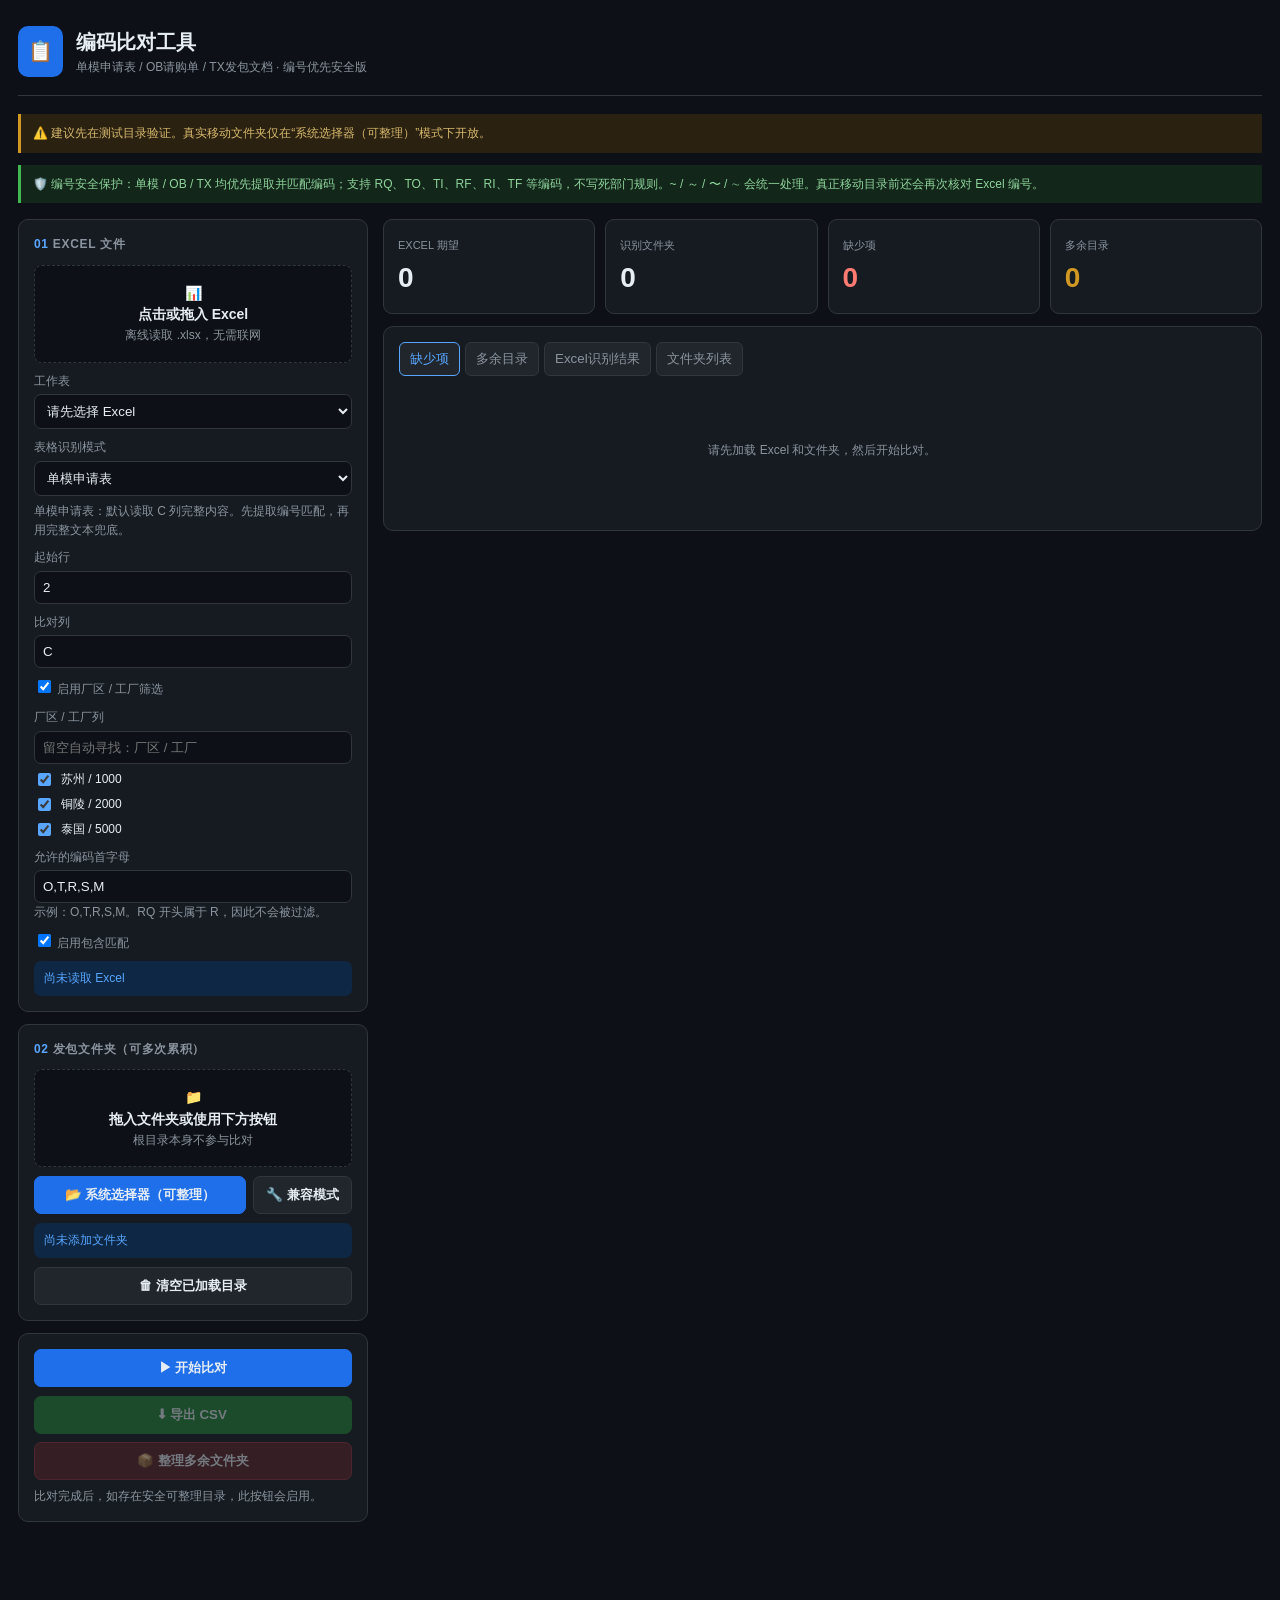
<file: excel_folder_compare.html>
<!doctype html>
<html lang="zh-CN">

<head>
<meta charset="utf-8">
<meta name="viewport" content="width=device-width,initial-scale=1">

<title>编码比对工具 · 安全优化版</title>

<style>
:root{
  --bg:#0d1117;
  --card:#161b22;
  --input:#0d1117;
  --line:#30363d;
  --text:#e6edf3;
  --muted:#8b949e;
  --blue:#58a6ff;
  --green:#3fb950;
  --red:#ff7b72;
  --orange:#d29922;
}

*{
  box-sizing:border-box;
}

body{
  margin:0;
  background:var(--bg);
  color:var(--text);
  font:14px/1.55 "Microsoft YaHei",sans-serif;
}

.page{
  max-width:1320px;
  margin:auto;
  padding:26px 18px 70px;
}

.head{
  display:flex;
  gap:13px;
  align-items:center;
  border-bottom:1px solid var(--line);
  padding-bottom:18px;
  margin-bottom:18px;
}

.logo{
  background:#1f6feb;
  border-radius:10px;
  padding:10px;
  font-size:20px;
}

.head h1{
  font-size:20px;
  margin:0;
}

.sub,
.hint{
  color:var(--muted);
  font-size:12px;
}

.notice{
  border-left:3px solid var(--orange);
  padding:10px 12px;
  background:#2b2110;
  color:#d7b96d;
  font-size:12px;
  margin-bottom:12px;
}

.safeNotice{
  border-left:3px solid var(--green);
  padding:10px 12px;
  background:#12261a;
  color:#8ed49a;
  font-size:12px;
  margin-bottom:16px;
}

.layout{
  display:grid;
  grid-template-columns:350px 1fr;
  gap:15px;
}

@media(max-width:900px){
  .layout{
    grid-template-columns:1fr;
  }
}

.card{
  background:var(--card);
  border:1px solid var(--line);
  border-radius:10px;
  padding:15px;
  margin-bottom:12px;
}

.title{
  font-size:12px;
  color:var(--muted);
  font-weight:700;
  letter-spacing:.7px;
  margin-bottom:11px;
}

.title b{
  color:var(--blue);
}

label{
  display:block;
  color:var(--muted);
  font-size:12px;
  margin:9px 0 4px;
}

.input,
select{
  width:100%;
  background:var(--input);
  color:var(--text);
  border:1px solid var(--line);
  border-radius:7px;
  padding:8px;
}

.dz{
  border:1.5px dashed var(--line);
  border-radius:8px;
  text-align:center;
  padding:17px;
  cursor:pointer;
  background:#0d1117;
  margin-bottom:9px;
}

.dz:hover{
  border-color:var(--blue);
}

.dz.ok{
  border-style:solid;
  border-color:var(--green);
}

.dz.over{
  border-color:var(--blue);
  background:#0d2744;
}

.row{
  display:flex;
  gap:7px;
  margin-top:9px;
}

.btn{
  border:1px solid var(--line);
  border-radius:7px;
  padding:9px 12px;
  color:var(--text);
  background:#21262d;
  cursor:pointer;
  font-weight:600;
}

.btn:hover:not(:disabled){
  filter:brightness(1.08);
}

.btn:disabled{
  opacity:.45;
  cursor:not-allowed;
}

.blue{
  background:#1f6feb;
  border-color:#1f6feb;
}

.green{
  background:#238636;
  border-color:#238636;
}

.danger{
  background:#5d2528;
  border-color:#8e3539;
}

.grow{
  flex:1;
}

.checks label{
  display:flex;
  gap:7px;
  align-items:center;
  color:var(--text);
  margin:6px 0;
}

.checks input{
  accent-color:var(--blue);
}

.folders{
  max-height:180px;
  overflow:auto;
}

.folder{
  display:flex;
  gap:7px;
  align-items:center;
  background:#0d1117;
  border:1px solid var(--line);
  padding:7px;
  margin-top:5px;
  border-radius:6px;
}

.folder span{
  flex:1;
  overflow:hidden;
  text-overflow:ellipsis;
  white-space:nowrap;
}

.folder small{
  color:var(--muted);
  white-space:nowrap;
}

.folder button{
  background:none;
  border:0;
  color:var(--red);
  cursor:pointer;
  font-size:16px;
}

.status{
  padding:8px 10px;
  border-radius:7px;
  background:#0d2744;
  color:var(--blue);
  margin-top:9px;
  font-size:12px;
}

.metrics{
  display:grid;
  grid-template-columns:repeat(4,1fr);
  gap:10px;
  margin-bottom:12px;
}

@media(max-width:700px){
  .metrics{
    grid-template-columns:repeat(2,1fr);
  }
}

.metric{
  background:var(--card);
  border:1px solid var(--line);
  border-radius:9px;
  padding:14px;
}

.metric span{
  color:var(--muted);
  font-size:11px;
}

.metric strong{
  display:block;
  font-size:28px;
}

.tabs{
  display:flex;
  gap:5px;
  margin-bottom:10px;
  flex-wrap:wrap;
}

.tab{
  padding:7px 10px;
  border:1px solid var(--line);
  background:#21262d;
  color:var(--muted);
  border-radius:6px;
  cursor:pointer;
}

.tab.active{
  color:var(--blue);
  border-color:var(--blue);
}

.table{
  border:1px solid var(--line);
  border-radius:8px;
  overflow:auto;
  max-height:580px;
}

table{
  width:100%;
  border-collapse:collapse;
}

th,
td{
  padding:8px 11px;
  text-align:left;
  border-bottom:1px solid #21262d;
  vertical-align:top;
}

th{
  position:sticky;
  top:0;
  background:#21262d;
  color:var(--muted);
  font-size:11px;
  z-index:2;
}

.bad{
  color:var(--red);
}

.warn{
  color:var(--orange);
}

.good{
  color:var(--green);
}

.protected{
  color:var(--green);
  font-weight:700;
}

.mono{
  font-family:Consolas,"Courier New",monospace;
  font-size:12px;
}

.hidden{
  display:none !important;
}
</style>
</head>

<body>

<div class="page">

<div class="head">
  <div class="logo">📋</div>

  <div>
    <h1>编码比对工具</h1>

    <div class="sub">
      单模申请表 / OB请购单 / TX发包文档 · 编号优先安全版
    </div>
  </div>
</div>

<div class="notice">
⚠️ 建议先在测试目录验证。真实移动文件夹仅在“系统选择器（可整理）”模式下开放。
</div>

<div class="safeNotice">
🛡️ 编号安全保护：单模 / OB / TX 均优先提取并匹配编码；支持 RQ、TO、TI、RF、RI、TF 等编码，不写死部门规则。~ / ～ / 〜 / ∼ 会统一处理。真正移动目录前还会再次核对 Excel 编号。
</div>

<div class="layout">

<aside>

<div class="card">

<div class="title">
  <b>01</b> EXCEL 文件
</div>

<div class="dz" id="excelDz">
  📊
  <br>
  <b>点击或拖入 Excel</b>

  <div class="hint">
    离线读取 .xlsx，无需联网
  </div>
</div>

<input
  id="excelInput"
  type="file"
  accept=".xlsx"
  hidden
>

<label>工作表</label>

<select id="sheetSel">
  <option value="">
    请先选择 Excel
  </option>
</select>

<label>表格识别模式</label>

<select id="mode">

  <option value="single">
    单模申请表
  </option>

  <option value="ob">
    OB请购单
  </option>

  <option value="tx">
    TX发包文档
  </option>

</select>

<div
  id="modeHint"
  class="hint"
  style="margin-top:6px">
</div>

<label>起始行</label>

<input
  class="input"
  id="startRow"
  type="number"
  min="1"
  value="2"
>

<label id="colLabel">
  比对列
</label>

<input
  class="input"
  id="dataCol"
  value="C"
>

<div id="factoryBox">

<label>
  <input
    id="factoryOn"
    type="checkbox"
    checked
  >
  启用厂区 / 工厂筛选
</label>

<label>
  厂区 / 工厂列
</label>

<input
  class="input"
  id="factoryCol"
  placeholder="留空自动寻找：厂区 / 工厂"
>

<div class="checks">

<label>
  <input
    class="factory"
    type="checkbox"
    value="suzhou"
    checked
  >
  苏州 / 1000
</label>

<label>
  <input
    class="factory"
    type="checkbox"
    value="tongling"
    checked
  >
  铜陵 / 2000
</label>

<label>
  <input
    class="factory"
    type="checkbox"
    value="thailand"
    checked
  >
  泰国 / 5000
</label>

</div>

</div>

<div
  id="txOwnerBox"
  class="hidden">

<label>
  设计负责人筛选
</label>

<select id="txOwner">
  <option value="">
    全部设计负责人
  </option>
</select>

<div
  class="hint"
  id="txOwnerHint">

  自动寻找“设计负责人”表头；
  未选择时不限制负责人。

</div>

</div>

<label>
  允许的编码首字母
</label>

<input
  class="input"
  id="prefixes"
  value="O,T,R,S,M"
>

<div class="hint">
  示例：O,T,R,S,M。RQ 开头属于 R，因此不会被过滤。
</div>

<label>
  <input
    id="contains"
    type="checkbox"
    checked
  >
  启用包含匹配
</label>

<div
  id="excelStatus"
  class="status">

  尚未读取 Excel

</div>

</div>


<div class="card">

<div class="title">
  <b>02</b> 发包文件夹（可多次累积）
</div>

<div
  class="dz"
  id="folderDz">

  📁
  <br>

  <b>拖入文件夹或使用下方按钮</b>

  <div class="hint">
    根目录本身不参与比对
  </div>

</div>

<input
  id="folderInput"
  type="file"
  webkitdirectory
  directory
  multiple
  hidden
>

<div class="row">

<button
  class="btn blue grow"
  id="pick">

  📂 系统选择器（可整理）

</button>

<button
  class="btn"
  id="compat">

  🔧 兼容模式

</button>

</div>

<div
  class="folders"
  id="folders">
</div>

<div
  id="folderStatus"
  class="status">

  尚未添加文件夹

</div>

<div class="row">

<button
  class="btn grow"
  id="clearFolders">

  🗑 清空已加载目录

</button>

</div>

</div>


<div class="card">

<button
  class="btn blue grow"
  style="width:100%"
  id="run">

  ▶ 开始比对

</button>

<div class="row">

<button
  class="btn green grow"
  id="csv"
  disabled>

  ⬇ 导出 CSV

</button>

</div>

<button
  class="btn danger"
  style="width:100%;margin-top:8px"
  id="move"
  disabled>

  📦 整理多余文件夹

</button>

<div
  class="hint"
  id="moveHint"
  style="margin-top:7px">

  比对完成后，如存在安全可整理目录，此按钮会启用。

</div>

</div>

</aside>


<main>

<div class="metrics">

<div class="metric">
  <span>EXCEL 期望</span>
  <strong id="mExpected">0</strong>
</div>

<div class="metric">
  <span>识别文件夹</span>
  <strong id="mFolders">0</strong>
</div>

<div class="metric">
  <span>缺少项</span>
  <strong class="bad" id="mMissing">0</strong>
</div>

<div class="metric">
  <span>多余目录</span>
  <strong class="warn" id="mExtras">0</strong>
</div>

</div>


<div class="card">

<div class="tabs">

<button
  class="tab active"
  data-tab="missing">
  缺少项
</button>

<button
  class="tab"
  data-tab="extras">
  多余目录
</button>

<button
  class="tab"
  data-tab="expected">
  Excel识别结果
</button>

<button
  class="tab"
  data-tab="all">
  文件夹列表
</button>

</div>

<div id="result">

<div
  class="hint"
  style="padding:55px;text-align:center">

  请先加载 Excel 和文件夹，然后开始比对。

</div>

</div>

</div>

</main>

</div>
</div>


<script>
'use strict';


/* =========================================================
   STATE
========================================================= */

const $ = id =>
  document.getElementById(id);

const S = {
  book:null,
  sets:[],
  result:null
};

let nextId = 1;


/* =========================================================
   字符标准化
========================================================= */

/*
 * 普通文本标准化
 */
function canonText(s){

  return String(s ?? '')

    .normalize('NFKC')

    .toUpperCase()

    .replace(/[～〜﹏∼]/g, '~')

    .replace(/[﹣－—–]/g, '-')

    .replace(/[（]/g, '(')

    .replace(/[）]/g, ')')

    .replace(/[【]/g, '[')

    .replace(/[】]/g, ']')

    .replace(/[×✕╳＊*]/g, 'X')

    /*
     * 文本匹配忽略符号
     */
    .replace(
      /[\\\/＿_~—–－\-·•,，。.:：;；()（）\[\]【】{}\s]+/g,
      ''
    )

    .trim();
}


/*
 * 编号专用标准化
 *
 * 不把 ~ 删除。
 */
function canonCode(s){

  return String(s ?? '')

    .normalize('NFKC')

    .toUpperCase()

    /*
     * 统一各种波浪线
     */
    .replace(/[～〜﹏∼]/g, '~')

    /*
     * 统一各种横杠
     */
    .replace(/[﹣－—–]/g, '-')

    /*
     * 去除不可见空格
     */
    .replace(/[\t\r\n\u3000\s]+/g, '')

    .trim();
}


/*
 * ★ 通用编码提取
 *
 * 不判断编码是否合法。
 * 只负责从名称最前方提取编码段。
 *
 * 支持：
 *
 * RQ3AA0000143~RQ3AA0000147 Fiber Kit...
 *
 * TO2ZZ64001013~TO2ZZ64001084 ...
 *
 * RF32DA0000686~RF32DA0000693 ...
 *
 * TI6ZZ64002001~TI6ZZ64002024 ...
 *
 * TF47ZZ64000001
 *
 * 等。
 */
function extractLeadingCode(value){

  const normalized = String(value ?? '')

    .normalize('NFKC')

    .toUpperCase()

    .replace(/[～〜﹏∼]/g, '~')

    .replace(/[﹣－—–]/g, '-')

    .trim();


  /*
   * 第一段：
   * 英文字母/数字组成
   *
   * 第二段：
   * 可选的 ~ 编码
   *
   * 这里故意不写死 TI / TO / RF / RQ。
   */
  const match = normalized.match(
    /^([A-Z0-9]+)(?:~([A-Z0-9]+))?/
  );


  if(!match){
    return '';
  }


  const code =
    canonCode(
      match[0]
    );


  /*
   * 防止普通英文名称开头被误认为编码。
   *
   * 合法治工具编号通常至少同时包含：
   * 1. 英文字母
   * 2. 数字
   *
   * Fiber Kit...
   * 不应该被识别为 FIBER
   */
  if(
    !/[A-Z]/.test(code)
    ||
    !/[0-9]/.test(code)
  ){
    return '';
  }


  return code;
}


/*
 * 文件夹编码提取
 */
function extractFolderCode(name){

  return extractLeadingCode(
    name
  );
}


/*
 * Excel 内容编码提取
 */
function extractExcelCode(value){

  return extractLeadingCode(
    value
  );
}


/* =========================================================
   Excel列
========================================================= */

function colIdx(v){

  v =
    String(v || '')
      .trim()
      .toUpperCase();


  if(
    !/^[A-Z]+$/.test(v)
  ){
    return -1;
  }


  let n = 0;


  for(
    const c of v
  ){

    n =
      n * 26
      +
      c.charCodeAt(0)
      -
      64;

  }


  return n - 1;
}


function colName(n){

  let s = '';


  for(
    n++;
    n;
    n =
      Math.floor(
        (n - 1) / 26
      )
  ){

    s =
      String.fromCharCode(
        65 + (n - 1) % 26
      )
      +
      s;

  }


  return s;
}


function stamp(){

  const d =
    new Date();


  const p =
    n =>
      String(n)
        .padStart(
          2,
          '0'
        );


  return (
    d.getFullYear()
    +
    p(d.getMonth() + 1)
    +
    p(d.getDate())
    +
    '_'
    +
    p(d.getHours())
    +
    p(d.getMinutes())
    +
    p(d.getSeconds())
  );
}


/* =========================================================
   模式UI
========================================================= */

function modeUI(){

  const mode =
    $('mode').value;


  const isTX =
    mode === 'tx';


  /*
   * 单模 / OB / TX 都显示厂区 / 工厂筛选。
   * TX 流程统计表常见“公司代码（厂区）”列，
   * findHeader 会通过“厂区”自动识别。
   */
  $('factoryBox')
    .classList
    .remove(
      'hidden'
    );


  $('txOwnerBox')
    .classList
    .toggle(
      'hidden',
      !isTX
    );


  $('dataCol')
    .classList
    .toggle(
      'hidden',
      isTX
    );


  $('colLabel')
    .classList
    .toggle(
      'hidden',
      isTX
    );


  if(
    mode === 'single'
  ){

    $('dataCol').value =
      'C';


    $('modeHint').textContent =
      '单模申请表：默认读取 C 列完整内容。先提取编号匹配，再用完整文本兜底。';

  }

  else if(
    mode === 'ob'
  ){

    $('dataCol').value =
      'F';


    $('modeHint').textContent =
      'OB请购单：默认读取 F 列完整内容。先提取编号匹配，再用完整文本兜底。';

  }

  else{

    $('modeHint').textContent =
      'TX发包文档：支持按厂区 / 工厂筛选；如存在“需求部门”列则筛选包含 TX 的行，流程统计表没有“需求部门”时读取当前工作表全部有效行。自动识别治工具编号 + 名称说明/治工具名称，第一优先级按编号匹配。';


    refreshOwners();

  }
}


$('mode')
  .addEventListener(
    'change',
    modeUI
  );


/* =========================================================
   XLSX ZIP
========================================================= */

async function unzip(buf){

  const u =
    new Uint8Array(buf);


  const v =
    new DataView(buf);


  let e =
    -1;


  for(
    let i =
      u.length - 22;

    i >=
      Math.max(
        0,
        u.length - 65557
      );

    i--
  ){

    if(
      v.getUint32(
        i,
        true
      )
      ===
      0x06054b50
    ){

      e = i;

      break;

    }
  }


  if(
    e < 0
  ){

    throw Error(
      '不是有效的 xlsx 文件。'
    );
  }


  const count =
    v.getUint16(
      e + 10,
      true
    );


  const offset =
    v.getUint32(
      e + 16,
      true
    );


  const out = {};


  let p =
    offset;


  for(
    let k = 0;
    k < count;
    k++
  ){

    if(
      v.getUint32(
        p,
        true
      )
      !==
      0x02014b50
    ){

      break;
    }


    const method =
      v.getUint16(
        p + 10,
        true
      );


    const size =
      v.getUint32(
        p + 20,
        true
      );


    const nameLen =
      v.getUint16(
        p + 28,
        true
      );


    const extraLen =
      v.getUint16(
        p + 30,
        true
      );


    const commentLen =
      v.getUint16(
        p + 32,
        true
      );


    const localOffset =
      v.getUint32(
        p + 42,
        true
      );


    const name =
      new TextDecoder()
        .decode(
          u.slice(
            p + 46,
            p + 46 + nameLen
          )
        );


    const localNameLen =
      v.getUint16(
        localOffset + 26,
        true
      );


    const localExtraLen =
      v.getUint16(
        localOffset + 28,
        true
      );


    const dataStart =
      localOffset
      +
      30
      +
      localNameLen
      +
      localExtraLen;


    const data =
      u.slice(
        dataStart,
        dataStart + size
      );


    if(
      !name.endsWith('/')
    ){

      if(
        method === 0
      ){

        out[name] =
          data;
      }

      else if(
        method === 8
      ){

        if(
          typeof DecompressionStream ===
          'undefined'
        ){

          throw Error(
            '当前浏览器不支持离线解压 xlsx，请使用最新版 Edge 或 Chrome。'
          );
        }


        const ds =
          new DecompressionStream(
            'deflate-raw'
          );


        out[name] =
          new Uint8Array(

            await new Response(

              new Blob(
                [data]
              )
              .stream()
              .pipeThrough(ds)

            )
            .arrayBuffer()

          );
      }
    }


    p +=
      46
      +
      nameLen
      +
      extraLen
      +
      commentLen;
  }


  return out;
}


function xml(u){

  if(!u){
    return null;
  }


  return new DOMParser()
    .parseFromString(

      new TextDecoder(
        'utf-8'
      )
      .decode(u),

      'application/xml'

    );
}


function normalizeZipPath(path){

  const parts = [];


  for(
    const part
    of String(path || '')
      .replace(
        /\\/g,
        '/'
      )
      .split('/')
  ){

    if(
      !part
      ||
      part === '.'
    ){
      continue;
    }


    if(
      part === '..'
    ){

      parts.pop();

      continue;
    }


    parts.push(
      part
    );
  }


  return parts.join('/');
}


/* =========================================================
   读取XLSX
========================================================= */

async function readXlsx(file){

  if(
    !file.name
      .toLowerCase()
      .endsWith('.xlsx')
  ){

    throw Error(
      '目前仅支持 .xlsx 文件。'
    );
  }


  const zip =
    await unzip(
      await file.arrayBuffer()
    );


  const sharedStrings =
    [];


  if(
    zip[
      'xl/sharedStrings.xml'
    ]
  ){

    const doc =
      xml(
        zip[
          'xl/sharedStrings.xml'
        ]
      );


    doc
      .querySelectorAll(
        'si'
      )
      .forEach(
        si => {

          sharedStrings.push(

            [
              ...si.querySelectorAll(
                't'
              )
            ]

            .map(
              x =>
                x.textContent
            )

            .join('')

          );

        }
      );
  }


  const workbook =
    xml(
      zip[
        'xl/workbook.xml'
      ]
    );


  const rels =
    xml(
      zip[
        'xl/_rels/workbook.xml.rels'
      ]
    );


  if(
    !workbook
    ||
    !rels
  ){

    throw Error(
      'Excel 文件结构不完整。'
    );
  }


  const relationMap = {};


  rels
    .querySelectorAll(
      'Relationship'
    )
    .forEach(
      r => {

        relationMap[
          r.getAttribute(
            'Id'
          )
        ] =
          r.getAttribute(
            'Target'
          );

      }
    );


  const sheets = [];


  workbook
    .querySelectorAll(
      'sheet'
    )
    .forEach(
      sheet => {

        const rid =

          sheet.getAttribute(
            'r:id'
          )

          ||

          sheet.getAttributeNS(

            'http://schemas.openxmlformats.org/officeDocument/2006/relationships',

            'id'

          );


        const target =
          relationMap[
            rid
          ];


        if(!target){
          return;
        }


        const path =
          target.startsWith('/')

            ?

            normalizeZipPath(
              target.slice(1)
            )

            :

            normalizeZipPath(
              'xl/' + target
            );


        const raw =
          zip[path];


        if(!raw){
          return;
        }


        const doc =
          xml(raw);


        const rows =
          [];


        doc
          .querySelectorAll(
            'row'
          )
          .forEach(
            row => {

              const cells =
                [];


              row
                .querySelectorAll(
                  'c'
                )
                .forEach(
                  c => {

                    const ref =
                      c.getAttribute(
                        'r'
                      )
                      ||
                      '';


                    const letter =
                      (
                        ref.match(
                          /[A-Z]+/
                        )
                        ||
                        ['A']
                      )[0];


                    const column =
                      colIdx(
                        letter
                      );


                    const type =
                      c.getAttribute(
                        't'
                      );


                    const valueNode =
                      c.querySelector(
                        'v'
                      );


                    const inline =
                      c.querySelector(
                        'is'
                      );


                    let value =
                      '';


                    if(
                      type === 's'
                    ){

                      value =
                        sharedStrings[
                          Number(
                            valueNode
                              ?.textContent
                          )
                        ]
                        ??
                        '';
                    }

                    else if(
                      type ===
                      'inlineStr'
                    ){

                      value =
                        [
                          ...(
                            inline
                              ?.querySelectorAll(
                                't'
                              )
                            ||
                            []
                          )
                        ]

                        .map(
                          x =>
                            x.textContent
                        )

                        .join('');
                    }

                    else{

                      value =
                        valueNode
                          ?.textContent
                        ??
                        '';
                    }


                    cells[
                      column
                    ] =
                      value;
                  }
                );


              const rowNumber =
                Number(

                  row.getAttribute(
                    'r'
                  )

                  ||

                  rows.length + 1

                );


              rows[
                rowNumber - 1
              ] =
                cells;
            }
          );


        sheets.push({

          name:
            sheet.getAttribute(
              'name'
            ),

          rows

        });
      }
    );


  if(
    !sheets.length
  ){

    throw Error(
      '没有读取到工作表。'
    );
  }


  return sheets;
}


/* =========================================================
   表头
========================================================= */

function findHeader(
  rows,
  names
){

  for(
    let r = 0;
    r <
      Math.min(
        rows.length,
        30
      );
    r++
  ){

    const row =
      rows[r]
      ||
      [];


    for(
      let c = 0;
      c < row.length;
      c++
    ){

      const value =
        canonText(
          row[c]
        );


      if(
        names.some(
          name =>
            value.includes(
              canonText(name)
            )
        )
      ){

        return {
          row:r,
          col:c
        };
      }
    }
  }


  return null;
}


/* =========================================================
   TX负责人
========================================================= */

function refreshOwners(){

  const select =
    $('txOwner');


  const previous =
    select.value;


  select.innerHTML =
    '<option value="">全部设计负责人</option>';


  if(!S.book){
    return;
  }


  const sheet =
    S.book[
      Number(
        $('sheetSel').value
      )
    ];


  if(!sheet){
    return;
  }


  const header =
    findHeader(
      sheet.rows,
      [
        '设计负责人',
        '设计人'
      ]
    );


  if(!header){

    $('txOwnerHint').textContent =
      '当前工作表未找到“设计负责人”表头，因此不限制负责人。';

    return;
  }


  const names =
    [
      ...new Set(

        sheet.rows
          .slice(
            header.row + 1
          )

          .map(
            row =>
              String(
                (row || [])[
                  header.col
                ]
                ||
                ''
              )
              .trim()
          )

          .filter(Boolean)

      )
    ]

    .sort(
      (
        a,
        b
      ) =>
        a.localeCompare(
          b,
          'zh-CN'
        )
    );


  for(
    const name
    of names
  ){

    const option =
      document.createElement(
        'option'
      );


    option.value =
      name;


    option.textContent =
      name;


    select.appendChild(
      option
    );
  }


  if(
    names.includes(
      previous
    )
  ){

    select.value =
      previous;
  }


  $('txOwnerHint').textContent =
    '已自动识别 '
    +
    colName(
      header.col
    )
    +
    ' 列“设计负责人”，共 '
    +
    names.length
    +
    ' 人。';
}


/* =========================================================
   Excel加载
========================================================= */

async function loadExcel(file){

  $('excelStatus').textContent =
    '正在读取 Excel…';


  try{

    S.book =
      await readXlsx(
        file
      );


    S.result =
      null;


    $('sheetSel').innerHTML =
      '';


    S.book.forEach(
      (
        sheet,
        index
      ) => {

        const option =
          document.createElement(
            'option'
          );


        option.value =
          index;


        option.textContent =
          sheet.name;


        $('sheetSel')
          .appendChild(
            option
          );
      }
    );


    $('excelDz')
      .classList
      .add(
        'ok'
      );


    $('excelDz')
      .querySelector(
        'b'
      )
      .textContent =
        file.name;


    $('excelStatus').textContent =
      '已读取 '
      +
      S.book.length
      +
      ' 个工作表';


    refreshOwners();

    resetResult();
  }

  catch(error){

    console.error(
      error
    );


    $('excelStatus').textContent =
      '读取失败：'
      +
      error.message;


    alert(
      error.message
    );
  }
}


$('sheetSel')
  .addEventListener(
    'change',
    () => {

      refreshOwners();

      resetResult();
    }
  );


$('excelDz')
  .addEventListener(
    'click',
    () =>
      $('excelInput')
        .click()
  );


$('excelInput')
  .addEventListener(
    'change',
    event => {

      const file =
        event.target
          .files?.[0];


      if(file){

        loadExcel(
          file
        );
      }


      event.target.value =
        '';
    }
  );


$('excelDz')
  .addEventListener(
    'dragover',
    event => {

      event.preventDefault();

      event.stopPropagation();


      $('excelDz')
        .classList
        .add(
          'over'
        );
    }
  );


$('excelDz')
  .addEventListener(
    'dragleave',
    event => {

      event.stopPropagation();


      $('excelDz')
        .classList
        .remove(
          'over'
        );
    }
  );


$('excelDz')
  .addEventListener(
    'drop',
    event => {

      event.preventDefault();

      event.stopPropagation();


      $('excelDz')
        .classList
        .remove(
          'over'
        );


      const file =
        event.dataTransfer
          .files?.[0];


      if(file){

        loadExcel(
          file
        );
      }
    }
  );


/* =========================================================
   文件夹读取
========================================================= */

async function readTree(
  handle,
  path = ''
){

  const out =
    [];


  for await(
    const [,child]
    of handle.entries()
  ){

    if(
      child.kind !==
      'directory'
    ){
      continue;
    }


    /*
     * 排除已经整理的目录
     */
    if(
      child.name.startsWith(
        '_比对多余文件_'
      )
    ){
      continue;
    }


    const relativePath =
      path

        ?

        path
        +
        '/'
        +
        child.name

        :

        child.name;


    out.push({

      name:
        child.name,

      path:
        relativePath,

      handle:
        child,

      parentHandle:
        handle,

      textCanon:
        canonText(
          child.name
        ),

      codeCanon:
        extractFolderCode(
          child.name
        )

    });


    const deeper =
      await readTree(
        child,
        relativePath
      );


    out.push(
      ...deeper
    );
  }


  return out;
}


function addSet(
  name,
  dirs,
  handle = null,
  write = false
){

  S.sets.push({

    id:
      nextId++,

    name,

    dirs,

    handle,

    write

  });


  S.result =
    null;


  renderSets();

  resetResult();
}


function renderSets(){

  $('folders').innerHTML =
    '';


  for(
    const set
    of S.sets
  ){

    const div =
      document.createElement(
        'div'
      );


    div.className =
      'folder';


    div.innerHTML =
      '📁 '
      +
      '<span></span>'
      +
      '<small></small>'
      +
      '<button title="移除">×</button>';


    div.querySelector(
      'span'
    )
    .textContent =
      set.name;


    div.querySelector(
      'span'
    )
    .title =
      set.name;


    div.querySelector(
      'small'
    )
    .textContent =
      set.dirs.length
      +
      ' 个 · '
      +
      (
        set.write
          ?
          '可整理'
          :
          '只读'
      );


    div.querySelector(
      'button'
    )
    .addEventListener(
      'click',
      () => {

        S.sets =
          S.sets.filter(
            item =>
              item.id
              !==
              set.id
          );


        S.result =
          null;


        renderSets();

        resetResult();
      }
    );


    $('folders')
      .appendChild(
        div
      );
  }


  if(
    S.sets.length
  ){

    const total =
      S.sets.reduce(
        (
          count,
          set
        ) =>
          count
          +
          set.dirs.length,
        0
      );


    $('folderStatus').textContent =
      '已累积 '
      +
      S.sets.length
      +
      ' 个根目录，共 '
      +
      total
      +
      ' 个子目录';
  }

  else{

    $('folderStatus').textContent =
      '尚未添加文件夹';
  }
}


/* =========================================================
   系统选择器
========================================================= */

async function pick(){

  if(
    !window
      .showDirectoryPicker
  ){

    alert(
      '当前浏览器不支持系统选择器。\n\n请使用最新版 Edge / Chrome，或使用兼容模式。'
    );

    return;
  }


  try{

    const handle =
      await window
        .showDirectoryPicker({

          mode:
            'readwrite'

        });


    let writable =
      false;


    try{

      let permission =
        await handle
          .queryPermission({

            mode:
              'readwrite'

          });


      if(
        permission ===
        'prompt'
      ){

        permission =
          await handle
            .requestPermission({

              mode:
                'readwrite'

            });
      }


      writable =
        permission ===
        'granted';
    }

    catch{

      writable =
        false;
    }


    const dirs =
      await readTree(
        handle
      );


    addSet(

      handle.name,

      dirs,

      handle,

      writable

    );
  }

  catch(error){

    if(
      error.name !==
      'AbortError'
    ){

      console.error(
        error
      );


      alert(
        '读取失败：'
        +
        error.message
      );
    }
  }
}


$('pick')
  .addEventListener(
    'click',
    event => {

      event.stopPropagation();

      pick();
    }
  );


$('folderDz')
  .addEventListener(
    'click',
    pick
  );


/* =========================================================
   文件夹拖入
========================================================= */

async function handleFolderDrop(
  event
){

  event.preventDefault();

  event.stopPropagation();


  $('folderDz')
    .classList
    .remove(
      'over'
    );


  const items =
    [
      ...(
        event.dataTransfer
          ?.items
        ||
        []
      )
    ];


  const handles =
    [];


  try{

    for(
      const item
      of items
    ){

      if(
        item.kind !==
        'file'
      ){
        continue;
      }


      if(
        typeof item
          .getAsFileSystemHandle
        !==
        'function'
      ){
        continue;
      }


      const handle =
        await item
          .getAsFileSystemHandle();


      if(
        handle?.kind ===
        'directory'
      ){

        handles.push(
          handle
        );
      }
    }


    if(
      !handles.length
    ){

      alert(
        '当前浏览器无法直接读取拖入目录，请使用“系统选择器（可整理）”。'
      );

      return;
    }


    for(
      const handle
      of handles
    ){

      let writable =
        false;


      try{

        let permission =
          await handle
            .queryPermission({

              mode:
                'readwrite'

            });


        if(
          permission ===
          'prompt'
        ){

          permission =
            await handle
              .requestPermission({

                mode:
                  'readwrite'

              });
        }


        writable =
          permission ===
          'granted';
      }

      catch{

        writable =
          false;
      }


      const dirs =
        await readTree(
          handle
        );


      addSet(

        handle.name,

        dirs,

        handle,

        writable

      );
    }


    $('folderDz')
      .classList
      .add(
        'ok'
      );
  }

  catch(error){

    console.error(
      error
    );


    alert(
      '拖入文件夹读取失败：'
      +
      error.message
    );
  }
}


$('folderDz')
  .addEventListener(
    'dragenter',
    event => {

      event.preventDefault();

      event.stopPropagation();


      $('folderDz')
        .classList
        .add(
          'over'
        );
    }
  );


$('folderDz')
  .addEventListener(
    'dragover',
    event => {

      event.preventDefault();

      event.stopPropagation();


      $('folderDz')
        .classList
        .add(
          'over'
        );
    }
  );


$('folderDz')
  .addEventListener(
    'dragleave',
    event => {

      event.preventDefault();

      event.stopPropagation();


      $('folderDz')
        .classList
        .remove(
          'over'
        );
    }
  );


$('folderDz')
  .addEventListener(
    'drop',
    handleFolderDrop
  );


/* =========================================================
   兼容模式
========================================================= */

$('compat')
  .addEventListener(
    'click',
    event => {

      event.stopPropagation();


      $('folderInput')
        .click();
    }
  );


$('folderInput')
  .addEventListener(
    'change',
    event => {

      const files =
        [
          ...event.target
            .files
        ];


      if(
        !files.length
      ){
        return;
      }


      const rootName =
        (
          files[0]
            ?.webkitRelativePath
          ||
          '兼容模式'
        )
        .split('/')[0];


      const map =
        new Map();


      for(
        const file
        of files
      ){

        const parts =
          file
            .webkitRelativePath
            .split('/')
            .filter(Boolean);


        for(
          let i = 1;
          i < parts.length - 1;
          i++
        ){

          /*
           * 如果路径中已经进入整理目录，
           * 后面的全部跳过。
           */
          if(
            parts
              .slice(
                1,
                i + 1
              )
              .some(
                part =>
                  part.startsWith(
                    '_比对多余文件_'
                  )
              )
          ){
            continue;
          }


          const path =
            parts
              .slice(
                1,
                i + 1
              )
              .join('/');


          if(
            !map.has(
              path
            )
          ){

            map.set(
              path,
              {

                name:
                  parts[i],

                path,

                textCanon:
                  canonText(
                    parts[i]
                  ),

                codeCanon:
                  extractFolderCode(
                    parts[i]
                  )

              }
            );
          }
        }
      }


      addSet(

        rootName,

        [
          ...map.values()
        ],

        null,

        false

      );


      event.target.value =
        '';


      alert(
        '兼容模式加载成功。\n\n可以比对和导出，但不能自动移动文件夹。'
      );
    }
  );


$('clearFolders')
  .addEventListener(
    'click',
    () => {

      if(
        !S.sets.length
      ){
        return;
      }


      if(
        !confirm(
          '确定清空当前加载的所有目录吗？\n\n不会删除电脑上的真实文件。'
        )
      ){
        return;
      }


      S.sets =
        [];


      S.result =
        null;


      renderSets();

      resetResult();
    }
  );


/* =========================================================
   厂区
========================================================= */

function selectedFactory(
  value
){

  const c =
    canonText(
      value
    );


  const selected =
    [
      ...document
        .querySelectorAll(
          '.factory:checked'
        )
    ]
    .map(
      item =>
        item.value
    );


  if(
    selected.includes(
      'suzhou'
    )
    &&
    (
      c.includes('苏州')
      ||
      c === '1000'
      ||
      c.includes('SUZHOU')
    )
  ){
    return true;
  }


  if(
    selected.includes(
      'tongling'
    )
    &&
    (
      c.includes('铜陵')
      ||
      c === '2000'
      ||
      c.includes('TONGLING')
    )
  ){
    return true;
  }


  if(
    selected.includes(
      'thailand'
    )
    &&
    (
      c.includes('泰国')
      ||
      c === '5000'
      ||
      c.includes('THAILAND')
      ||
      c.includes('TERAHOP')
    )
  ){
    return true;
  }


  return false;
}


function autoFactory(
  rows
){

  const header =
    findHeader(
      rows,
      [
        '厂区',
        '工厂',
        'FACTORY'
      ]
    );


  return header
    ?
    header.col
    :
    -1;
}


/* =========================================================
   Excel提取
========================================================= */

function extract(){

  if(
    !S.book
  ){

    throw Error(
      '请先选择 Excel 文件。'
    );
  }


  const sheet =
    S.book[
      Number(
        $('sheetSel').value
      )
    ];


  if(
    !sheet
  ){

    throw Error(
      '没有找到当前工作表。'
    );
  }


  const rows =
    sheet.rows;


  const start =
    Math.max(
      0,
      Number(
        $('startRow').value
      )
      -
      1
    );


  const mode =
    $('mode').value;


  const prefixes =
    $('prefixes')
      .value
      .toUpperCase()
      .split(
        /[,，\s]+/
      )
      .map(
        item =>
          item.trim()
      )
      .filter(Boolean);


  const out =
    [];


  const ownerHeader =
    mode === 'tx'

      ?

      findHeader(
        rows,
        [
          '设计负责人',
          '设计人'
        ]
      )

      :

      null;


  const deptHeader =
    mode === 'tx'

      ?

      findHeader(
        rows,
        [
          '需求部门',
          '需求单位'
        ]
      )

      :

      null;


  const codeHeader =
    mode === 'tx'

      ?

      findHeader(
        rows,
        [
          '治工具编号',
          '治具编号'
        ]
      )

      :

      null;


  const nameHeader =
    mode === 'tx'

      ?

      findHeader(
        rows,
        [
          '名称说明',
          '治工具名称',
          '治具名称',
          '治具名称+型号'
        ]
      )

      :

      null;


  const descriptionHeader =
    mode === 'tx'

      ?

      findHeader(
        rows,
        [
          '物料短文本描述',
          '物料描述',
          '短文本描述'
        ]
      )

      :

      null;


  const selectedOwner =
    $('txOwner').value;


  let factoryColumn =
    colIdx(
      $('factoryCol').value
    );


  if(
    $('factoryOn').checked
  ){

    if(
      factoryColumn < 0
    ){

      factoryColumn =
        autoFactory(
          rows
        );
    }


    if(
      factoryColumn < 0
    ){

      throw Error(
        '没有自动找到“厂区 / 工厂”列，请手动填写列字母。'
      );
    }


    if(
      !document
        .querySelector(
          '.factory:checked'
        )
    ){

      throw Error(
        '请至少选择一个厂区 / 工厂。'
      );
    }
  }


  const dataColumn =
    colIdx(
      $('dataCol').value
    );


  if(
    mode !== 'tx'
    &&
    dataColumn < 0
  ){

    throw Error(
      '比对列填写错误。'
    );
  }


  for(
    let r = start;
    r < rows.length;
    r++
  ){

    const row =
      rows[r]
      ||
      [];


    let rawCode =
      '';


    let name =
      '';


    let display =
      '';


    let owner =
      '';


    /*
     * 单模 / OB / TX 共用厂区 / 工厂筛选。
     */
    if(
      $('factoryOn').checked
      &&
      !selectedFactory(
        row[
          factoryColumn
        ]
      )
    ){
      continue;
    }


    if(
      mode === 'tx'
    ){

      const codeColumn =
        codeHeader
          ?
          codeHeader.col
          :
          (
            descriptionHeader
              ?
              descriptionHeader.col
              :
              19
          );


      const nameColumn =
        nameHeader
          ?
          nameHeader.col
          :
          (
            descriptionHeader
              ?
              descriptionHeader.col
              :
              2
          );


      /*
       * 旧版 TX 发包表存在“需求部门”，继续只读取 TX。
       *
       * “治工具申请审批流程的流程统计”这类导出表没有需求部门，
       * 此时不能再用固定 F 列兜底（F 列通常是申请数量），
       * 否则所有行都会因为“不包含 TX”被错误过滤。
       *
       * 没有需求部门表头时，按当前工作表的有效治工具行读取。
       */
      if(
        deptHeader
      ){

        const department =
          String(
            row[
              deptHeader.col
            ]
            ||
            ''
          )
          .trim();


        if(
          !canonText(
            department
          )
          .includes(
            'TX'
          )
        ){
          continue;
        }
      }


      if(
        ownerHeader
      ){

        owner =
          String(
            row[
              ownerHeader.col
            ]
            ||
            ''
          )
          .trim();
      }


      if(
        selectedOwner
        &&
        owner !==
        selectedOwner
      ){
        continue;
      }


      rawCode =
        String(
          row[
            codeColumn
          ]
          ||
          ''
        )
        .trim();


      /*
       * 若编号列存在但内容异常/为空，尝试从“物料短文本描述”开头取编号。
       */
      if(
        (
          !rawCode
          ||
          !extractExcelCode(
            rawCode
          )
        )
        &&
        descriptionHeader
      ){

        const description =
          String(
            row[
              descriptionHeader.col
            ]
            ||
            ''
          )
          .trim();


        if(
          description
        ){
          rawCode =
            description;
        }
      }


      name =
        String(
          row[
            nameColumn
          ]
          ||
          ''
        )
        .trim();


      if(
        !rawCode
        &&
        !name
      ){
        continue;
      }


      display =
        (
          rawCode
          +
          ' '
          +
          name
        )
        .trim();
    }

    else{

      display =
        String(
          row[
            dataColumn
          ]
          ||
          ''
        )
        .trim();


      if(
        !display
      ){
        continue;
      }


      /*
       * 单模 / OB：
       * Excel 单元格通常是
       *
       * RQ3AA... Fiber Kit...
       *
       * 因此原始“code源”就是整个单元格，
       * 再从中提取最前方编号。
       */
      rawCode =
        display;
    }


    const codeCanon =
      extractExcelCode(
        rawCode
      );


    /*
     * 编码首字母过滤。
     *
     * 如果提取到了有效编码才过滤。
     */
    if(
      codeCanon
      &&
      prefixes.length
    ){

      const first =
        codeCanon
          .charAt(0);


      if(
        !prefixes.includes(
          first
        )
      ){
        continue;
      }
    }


    const item = {

      row:
        r + 1,

      display,

      rawCode,

      /*
       * 真实提取出来的编码
       */
      code:
        codeCanon,

      name,

      owner,

      textCanon:
        canonText(
          display
        ),

      codeCanon

    };


    if(
      item.textCanon
    ){

      out.push(
        item
      );
    }
  }


  /*
   * 去重
   *
   * 三种模式只要成功提取编号，
   * 都优先按照编号去重。
   */
  const seen =
    new Set();


  return out.filter(
    item => {

      const key =
        item.codeCanon

          ?

          'CODE:'
          +
          item.codeCanon

          :

          'TEXT:'
          +
          item.textCanon;


      if(
        seen.has(
          key
        )
      ){
        return false;
      }


      seen.add(
        key
      );


      return true;
    }
  );
}


/* =========================================================
   通用编号匹配
========================================================= */

function codeMatches(
  excelItem,
  folder
){

  if(
    !excelItem
      .codeCanon
    ||
    !folder
      .codeCanon
  ){

    return false;
  }


  /*
   * 第一层：
   * 完全一致
   */
  if(
    folder.codeCanon
    ===
    excelItem.codeCanon
  ){

    return true;
  }


  /*
   * 第二层：
   * 编号包含容错
   */
  return (

    folder.codeCanon
      .includes(
        excelItem.codeCanon
      )

    ||

    excelItem.codeCanon
      .includes(
        folder.codeCanon
      )

  );
}


/* =========================================================
   比对
========================================================= */

function compare(){

  try{

    const expected =
      extract();


    const folders =
      [];


    for(
      const set
      of S.sets
    ){

      for(
        const dir
        of set.dirs
      ){

        folders.push({

          ...dir,

          root:
            set,

          textCanon:

            dir.textCanon

            ||

            canonText(
              dir.name
            ),

          codeCanon:

            dir.codeCanon

            ||

            extractFolderCode(
              dir.name
            )

        });
      }
    }


    if(
      !folders.length
    ){

      throw Error(
        '请先选择发包根目录。'
      );
    }


    const usedFolders =
      new Set();


    const matchedExcel =
      new Set();


    for(
      let i = 0;
      i < expected.length;
      i++
    ){

      const excel =
        expected[i];


      let found =
        -1;


      /*
       * =========================================
       * 第一优先级：
       * 单模 / OB / TX 全部先按照编码匹配
       * =========================================
       */
      if(
        excel.codeCanon
      ){

        found =
          folders
            .findIndex(
              (
                folder,
                index
              ) => {

                if(
                  usedFolders.has(
                    index
                  )
                ){
                  return false;
                }


                return codeMatches(
                  excel,
                  folder
                );
              }
            );
      }


      /*
       * =========================================
       * 第二优先级：
       * 完整文本匹配
       * =========================================
       */
      if(
        found < 0
      ){

        found =
          folders
            .findIndex(
              (
                folder,
                index
              ) => {

                if(
                  usedFolders.has(
                    index
                  )
                ){
                  return false;
                }


                if(
                  folder.textCanon
                  ===
                  excel.textCanon
                ){
                  return true;
                }


                if(
                  !$('contains')
                    .checked
                ){
                  return false;
                }


                return (

                  folder.textCanon
                    .includes(
                      excel.textCanon
                    )

                  ||

                  excel.textCanon
                    .includes(
                      folder.textCanon
                    )

                );
              }
            );
      }


      if(
        found >= 0
      ){

        usedFolders.add(
          found
        );


        matchedExcel.add(
          i
        );


        excel.match =
          folders[
            found
          ]
          .name;


        excel.matchPath =
          folders[
            found
          ]
          .path;


        excel.matchType =
          codeMatches(
            excel,
            folders[
              found
            ]
          )

            ?

            '编号匹配'

            :

            '文本匹配';
      }
    }


    const missing =
      expected.filter(
        (
          item,
          index
        ) =>
          !matchedExcel.has(
            index
          )
      );


    const extras =
      folders.filter(
        (
          folder,
          index
        ) =>
          !usedFolders.has(
            index
          )
      );


    const matchedFolders =
      folders.filter(
        (
          folder,
          index
        ) =>
          usedFolders.has(
            index
          )
      );


    /*
     * 给多余目录增加安全信息
     */
    for(
      const folder
      of extras
    ){

      const protection =
        getExcelCodeProtection(
          folder,
          expected
        );


      folder.protectedByExcel =
        protection.protected;


      folder.protectedExcelRow =
        protection.row;


      folder.protectedExcelCode =
        protection.code;


      folder.extraReason =
        protection.protected

          ?

          '前序匹配未命中，但编号仍存在于 Excel，禁止移动'

          :

          (
            folder.codeCanon

              ?

              '未找到对应 Excel 编号或文本'

              :

              '文件夹没有识别到有效编码，且文本未匹配'
          );
    }


    S.result = {

      expected,

      folders,

      missing,

      extras,

      matchedFolders

    };


    renderResult(
      'missing'
    );


    $('csv').disabled =
      false;


    updateMoveButton();
  }

  catch(error){

    console.error(
      error
    );


    alert(
      error.message
    );
  }
}


$('run')
  .addEventListener(
    'click',
    compare
  );


/* =========================================================
   Excel编号保护
========================================================= */

function getExcelCodeProtection(
  folder,
  expected
){

  /*
   * 每次重新从文件夹原名称提取
   */
  const folderCode =
    extractFolderCode(
      folder.name
    );


  if(
    !folderCode
  ){

    return {

      protected:false,

      row:null,

      code:''

    };
  }


  for(
    const excel
    of expected
  ){

    const excelCode =
      excel.codeCanon
      ||
      extractExcelCode(
        excel.rawCode
        ||
        excel.display
      );


    if(
      !excelCode
    ){
      continue;
    }


    if(
      folderCode ===
      excelCode

      ||

      folderCode.includes(
        excelCode
      )

      ||

      excelCode.includes(
        folderCode
      )
    ){

      return {

        protected:true,

        row:
          excel.row,

        code:
          excelCode

      };
    }
  }


  return {

    protected:false,

    row:null,

    code:''

  };
}


function isProtectedByExcelCode(
  folder
){

  if(
    !S.result
  ){
    return true;
  }


  return getExcelCodeProtection(

    folder,

    S.result.expected

  ).protected;
}


/* =========================================================
   可移动目录
========================================================= */

function getSafeMovableExtras(){

  if(
    !S.result
  ){
    return [];
  }


  /*
   * 必须有真实写权限
   */
  const candidates =
    S.result.extras.filter(
      item =>

        item.handle

        &&

        item.parentHandle

        &&

        item.root
          ?.handle

        &&

        item.root
          ?.write

    );


  /*
   * Excel编号保护
   */
  const notProtected =
    candidates.filter(
      item =>
        !isProtectedByExcelCode(
          item
        )
    );


  /*
   * 父目录中存在正常匹配子目录时，
   * 禁止移动父目录
   */
  const safe =
    notProtected.filter(
      extra => {

        const prefix =
          extra.path
          +
          '/';


        const containsMatchedChild =
          S.result
            .matchedFolders
            .some(
              matched =>

                matched.root.id
                ===
                extra.root.id

                &&

                matched.path
                  .startsWith(
                    prefix
                  )

            );


        return !
          containsMatchedChild;
      }
    );


  /*
   * 父子目录都多余时只移动最上层
   */
  safe.sort(
    (
      a,
      b
    ) =>
      a.path
        .split('/')
        .length
      -
      b.path
        .split('/')
        .length
  );


  const result =
    [];


  for(
    const item
    of safe
  ){

    const alreadyCovered =
      result.some(
        parent =>

          parent.root.id
          ===
          item.root.id

          &&

          item.path
            .startsWith(
              parent.path
              +
              '/'
            )

      );


    if(
      !alreadyCovered
    ){

      result.push(
        item
      );
    }
  }


  return result;
}


/* =========================================================
   整理按钮
========================================================= */

function updateMoveButton(){

  if(
    !S.result
  ){

    $('move').disabled =
      true;


    $('moveHint').textContent =
      '比对完成后，如存在安全可整理目录，此按钮会启用。';


    return;
  }


  const extras =
    S.result.extras;


  const protectedCount =
    extras.filter(
      item =>
        isProtectedByExcelCode(
          item
        )
    )
    .length;


  const movable =
    getSafeMovableExtras();


  $('move').disabled =
    movable.length ===
    0;


  if(
    !extras.length
  ){

    $('moveHint').textContent =
      '当前没有多余目录。';
  }

  else{

    $('moveHint').textContent =
      '多余目录 '
      +
      extras.length
      +
      ' 个；Excel编号安全保护拦截 '
      +
      protectedCount
      +
      ' 个；最终可自动整理 '
      +
      movable.length
      +
      ' 个。';
  }
}


/* =========================================================
   结果
========================================================= */

function renderResult(
  tab
){

  const result =
    S.result;


  if(
    !result
  ){
    return;
  }


  $('mExpected').textContent =
    result.expected.length;


  $('mFolders').textContent =
    result.folders.length;


  $('mMissing').textContent =
    result.missing.length;


  $('mExtras').textContent =
    result.extras.length;


  document
    .querySelectorAll(
      '.tab'
    )
    .forEach(
      button => {

        button.classList
          .toggle(

            'active',

            button.dataset.tab
            ===
            tab

          );
      }
    );


  let rows;

  let headers;

  let getter;


  if(
    tab === 'missing'
  ){

    rows =
      result.missing;


    headers = [

      'Excel行',

      '设计负责人',

      '提取编号',

      '缺少项'

    ];


    getter =
      item => [

        item.row,

        item.owner
        ||
        '—',

        item.codeCanon
        ||
        '未识别',

        item.display

      ];
  }


  else if(
    tab === 'extras'
  ){

    rows =
      result.extras;


    headers = [

      '根目录',

      '相对路径',

      '识别编号',

      '判断原因',

      'Excel编号保护',

      '整理权限'

    ];


    const movableSet =
      new Set(

        getSafeMovableExtras()
          .map(
            item =>
              item.root.id
              +
              '|'
              +
              item.path
          )

      );


    getter =
      item => {

        const key =
          item.root.id
          +
          '|'
          +
          item.path;


        const protection =
          item.protectedByExcel

            ?

            (
              '✅ 禁止移动 · Excel第'
              +
              item.protectedExcelRow
              +
              '行 · '
              +
              item.protectedExcelCode
            )

            :

            '—';


        let permission =
          '只读';


        if(
          item.root.write
          &&
          item.handle
        ){

          permission =
            movableSet.has(
              key
            )

              ?

              '可整理'

              :

              '禁止自动移动';
        }


        return [

          item.root.name,

          item.path,

          item.codeCanon
          ||
          '未识别',

          item.extraReason
          ||
          '',

          protection,

          permission

        ];
      };
  }


  else if(
    tab === 'expected'
  ){

    rows =
      result.expected;


    headers = [

      'Excel行',

      '设计负责人',

      '提取编号',

      'Excel识别内容',

      '匹配目录',

      '匹配方式'

    ];


    getter =
      item => [

        item.row,

        item.owner
        ||
        '—',

        item.codeCanon
        ||
        '未识别',

        item.display,

        item.match
        ||
        '—',

        item.matchType
        ||
        '未匹配'

      ];
  }


  else{

    rows =
      result.folders;


    headers = [

      '根目录',

      '相对路径',

      '识别编号',

      '标准化文本'

    ];


    getter =
      item => [

        item.root.name,

        item.path,

        item.codeCanon
        ||
        '未识别',

        item.textCanon

      ];
  }


  const wrapper =
    document.createElement(
      'div'
    );


  wrapper.className =
    'table';


  const table =
    document.createElement(
      'table'
    );


  const thead =
    document.createElement(
      'thead'
    );


  const headRow =
    document.createElement(
      'tr'
    );


  for(
    const header
    of headers
  ){

    const th =
      document.createElement(
        'th'
      );


    th.textContent =
      header;


    headRow.appendChild(
      th
    );
  }


  thead.appendChild(
    headRow
  );


  table.appendChild(
    thead
  );


  const tbody =
    document.createElement(
      'tbody'
    );


  if(
    !rows.length
  ){

    const tr =
      document.createElement(
        'tr'
      );


    const td =
      document.createElement(
        'td'
      );


    td.colSpan =
      headers.length;


    td.className =
      'good';


    td.textContent =
      '无项目';


    tr.appendChild(
      td
    );


    tbody.appendChild(
      tr
    );
  }

  else{

    for(
      const item
      of rows
    ){

      const tr =
        document.createElement(
          'tr'
        );


      const values =
        getter(
          item
        );


      values.forEach(
        (
          value,
          index
        ) => {

          const td =
            document.createElement(
              'td'
            );


          td.textContent =
            value
            ??
            '';


          if(
            tab === 'extras'
            &&
            index === 4
            &&
            item.protectedByExcel
          ){

            td.className =
              'protected';
          }


          if(
            (
              tab === 'expected'
              &&
              index === 2
            )
            ||
            (
              tab === 'all'
              &&
              index === 2
            )
          ){

            td.classList.add(
              'mono'
            );
          }


          tr.appendChild(
            td
          );
        }
      );


      tbody.appendChild(
        tr
      );
    }
  }


  table.appendChild(
    tbody
  );


  wrapper.appendChild(
    table
  );


  $('result').innerHTML =
    '';


  $('result')
    .appendChild(
      wrapper
    );
}


/* =========================================================
   Tabs
========================================================= */

document
  .querySelectorAll(
    '.tab'
  )
  .forEach(
    button => {

      button.addEventListener(
        'click',
        () => {

          if(
            S.result
          ){

            renderResult(
              button.dataset.tab
            );
          }
        }
      );
    }
  );


/* =========================================================
   Reset
========================================================= */

function resetResult(){

  $('mExpected').textContent =
    '0';


  $('mFolders').textContent =
    '0';


  $('mMissing').textContent =
    '0';


  $('mExtras').textContent =
    '0';


  $('csv').disabled =
    true;


  $('move').disabled =
    true;


  $('move').textContent =
    '📦 整理多余文件夹';


  $('moveHint').textContent =
    '比对完成后，如存在安全可整理目录，此按钮会启用。';


  $('result').innerHTML =
    '<div class="hint" style="padding:55px;text-align:center">'
    +
    '请先加载 Excel 和文件夹，然后开始比对。'
    +
    '</div>';
}


/* =========================================================
   CSV
========================================================= */

function exportCSV(){

  if(
    !S.result
  ){
    return;
  }


  const rows = [

    [
      '类型',
      'Excel行/根目录',
      '设计负责人',
      '提取编号',
      '内容',
      '匹配/保护信息'
    ]

  ];


  for(
    const item
    of S.result.missing
  ){

    rows.push([

      '缺少',

      item.row,

      item.owner
      ||
      '',

      item.codeCanon
      ||
      '',

      item.display,

      ''

    ]);
  }


  for(
    const item
    of S.result.extras
  ){

    rows.push([

      '多余',

      item.root.name,

      '',

      item.codeCanon
      ||
      '',

      item.path,

      item.protectedByExcel

        ?

        (
          '禁止移动：Excel第'
          +
          item.protectedExcelRow
          +
          '行存在编号 '
          +
          item.protectedExcelCode
        )

        :

        item.extraReason

    ]);
  }


  for(
    const item
    of S.result.expected
  ){

    rows.push([

      'Excel识别',

      item.row,

      item.owner
      ||
      '',

      item.codeCanon
      ||
      '',

      item.display,

      item.match
      ||
      '未匹配'

    ]);
  }


  const csv =
    '\ufeff'
    +
    rows
      .map(
        row =>
          row
            .map(
              value =>
                '"'
                +
                String(
                  value
                  ??
                  ''
                )
                .replace(
                  /"/g,
                  '""'
                )
                +
                '"'
            )
            .join(',')
      )
      .join(
        '\r\n'
      );


  const blob =
    new Blob(
      [
        csv
      ],
      {
        type:
          'text/csv;charset=utf-8'
      }
    );


  const a =
    document.createElement(
      'a'
    );


  a.href =
    URL.createObjectURL(
      blob
    );


  a.download =
    '编码比对结果_'
    +
    stamp()
    +
    '.csv';


  a.click();


  setTimeout(
    () =>
      URL.revokeObjectURL(
        a.href
      ),
    1000
  );
}


$('csv')
  .addEventListener(
    'click',
    exportCSV
  );


/* =========================================================
   复制目录
========================================================= */

async function copyDirectory(
  source,
  target
){

  for await(
    const [
      name,
      entry
    ]
    of source.entries()
  ){

    if(
      entry.kind ===
      'file'
    ){

      const file =
        await entry
          .getFile();


      const targetFile =
        await target
          .getFileHandle(
            name,
            {
              create:true
            }
          );


      const writer =
        await targetFile
          .createWritable();


      await writer
        .write(
          file
        );


      await writer
        .close();
    }

    else if(
      entry.kind ===
      'directory'
    ){

      const targetDir =
        await target
          .getDirectoryHandle(
            name,
            {
              create:true
            }
          );


      await copyDirectory(
        entry,
        targetDir
      );
    }
  }
}


/* =========================================================
   目录存在
========================================================= */

async function directoryExists(
  parent,
  name
){

  try{

    await parent
      .getDirectoryHandle(
        name
      );


    return true;
  }

  catch{

    return false;
  }
}


/* =========================================================
   最终安全检查
========================================================= */

function finalSafetyCheck(
  item
){

  if(
    !S.result
  ){

    return {

      safe:false,

      reason:
        '当前比对结果已经失效'

    };
  }


  /*
   * 不信任缓存，
   * 重新从实际文件夹名提取编号。
   */
  const folderCode =
    extractFolderCode(
      item.name
    );


  if(
    folderCode
  ){

    for(
      const excel
      of S.result.expected
    ){

      const excelCode =
        excel.codeCanon
        ||
        extractExcelCode(
          excel.rawCode
          ||
          excel.display
        );


      if(
        !excelCode
      ){
        continue;
      }


      if(
        folderCode ===
        excelCode

        ||

        folderCode.includes(
          excelCode
        )

        ||

        excelCode.includes(
          folderCode
        )
      ){

        return {

          safe:false,

          reason:
            'Excel第'
            +
            excel.row
            +
            '行存在编号：'
            +
            excelCode

        };
      }
    }
  }


  return {

    safe:true,

    reason:''

  };
}


/* =========================================================
   整理
========================================================= */

async function moveExtras(){

  if(
    !S.result
  ){

    alert(
      '请先执行比对。'
    );

    return;
  }


  const originalList =
    getSafeMovableExtras();


  if(
    !originalList.length
  ){

    alert(
      '当前没有可以安全整理的多余目录。'
    );

    return;
  }


  const list =
    [];


  const blocked =
    [];


  /*
   * 点击按钮后再检查一次
   */
  for(
    const item
    of originalList
  ){

    const check =
      finalSafetyCheck(
        item
      );


    if(
      check.safe
    ){

      list.push(
        item
      );
    }

    else{

      blocked.push({

        item,

        reason:
          check.reason

      });
    }
  }


  if(
    !list.length
  ){

    alert(
      '安全检查拦截了所有待整理目录。\n\n这些目录的编号仍然能在 Excel 中找到，因此不会移动。'
    );

    return;
  }


  const folderName =
    '_比对多余文件_'
    +
    stamp();


  const confirmText =
    '⚠️ 二次确认\n\n'
    +
    '初始多余目录：'
    +
    S.result.extras.length
    +
    ' 个\n'
    +
    '安全保护拦截：'
    +
    blocked.length
    +
    ' 个\n'
    +
    '最终准备移动：'
    +
    list.length
    +
    ' 个\n\n'
    +
    '将创建：\n'
    +
    folderName
    +
    '\n\n'
    +
    '程序会先复制成功，再删除原目录。\n\n'
    +
    '是否继续？';


  if(
    !confirm(
      confirmText
    )
  ){
    return;
  }


  $('move').disabled =
    true;


  let success =
    0;


  const failed =
    [];


  const targetRoots =
    new Map();


  for(
    let i = 0;
    i < list.length;
    i++
  ){

    const item =
      list[i];


    $('move').textContent =
      '⏳ 整理中 '
      +
      (i + 1)
      +
      '/'
      +
      list.length;


    try{

      /*
       * 真正动文件前第三次检查
       */
      const finalCheck =
        finalSafetyCheck(
          item
        );


      if(
        !finalCheck.safe
      ){

        throw Error(
          '安全保护阻止移动：'
          +
          finalCheck.reason
        );
      }


      let targetRoot =
        targetRoots.get(
          item.root.id
        );


      if(
        !targetRoot
      ){

        targetRoot =
          await item.root
            .handle
            .getDirectoryHandle(
              folderName,
              {
                create:true
              }
            );


        targetRoots.set(
          item.root.id,
          targetRoot
        );
      }


      let targetName =
        item.name;


      let number =
        2;


      while(
        await directoryExists(
          targetRoot,
          targetName
        )
      ){

        targetName =
          item.name
          +
          '_'
          +
          number;


        number++;
      }


      const target =
        await targetRoot
          .getDirectoryHandle(
            targetName,
            {
              create:true
            }
          );


      /*
       * 先复制
       */
      await copyDirectory(
        item.handle,
        target
      );


      /*
       * 再删除
       */
      await item.parentHandle
        .removeEntry(
          item.name,
          {
            recursive:true
          }
        );


      success++;
    }

    catch(error){

      console.error(
        '整理失败',
        item,
        error
      );


      failed.push(
        item.path
        +
        '：'
        +
        error.message
      );
    }
  }


  $('move').textContent =
    '📦 整理多余文件夹';


  alert(
    '整理完成。\n\n'
    +
    '成功：'
    +
    success
    +
    ' 个\n'
    +
    '安全保护拦截：'
    +
    blocked.length
    +
    ' 个\n'
    +
    '失败：'
    +
    failed.length
    +
    ' 个'
    +
    (
      failed.length
        ?
        '\n\n失败项目：\n'
        +
        failed.join(
          '\n'
        )
        :
        ''
    )
    +
    '\n\n文件系统已经变化，请重新选择发包目录并再次比对。'
  );


  S.result =
    null;


  S.sets =
    [];


  renderSets();

  resetResult();


  $('folderStatus').textContent =
    '整理完成，请重新选择发包根目录';
}


$('move')
  .addEventListener(
    'click',
    moveExtras
  );


/* =========================================================
   初始化
========================================================= */

modeUI();

resetResult();

</script>

</body>
</html>
</file>
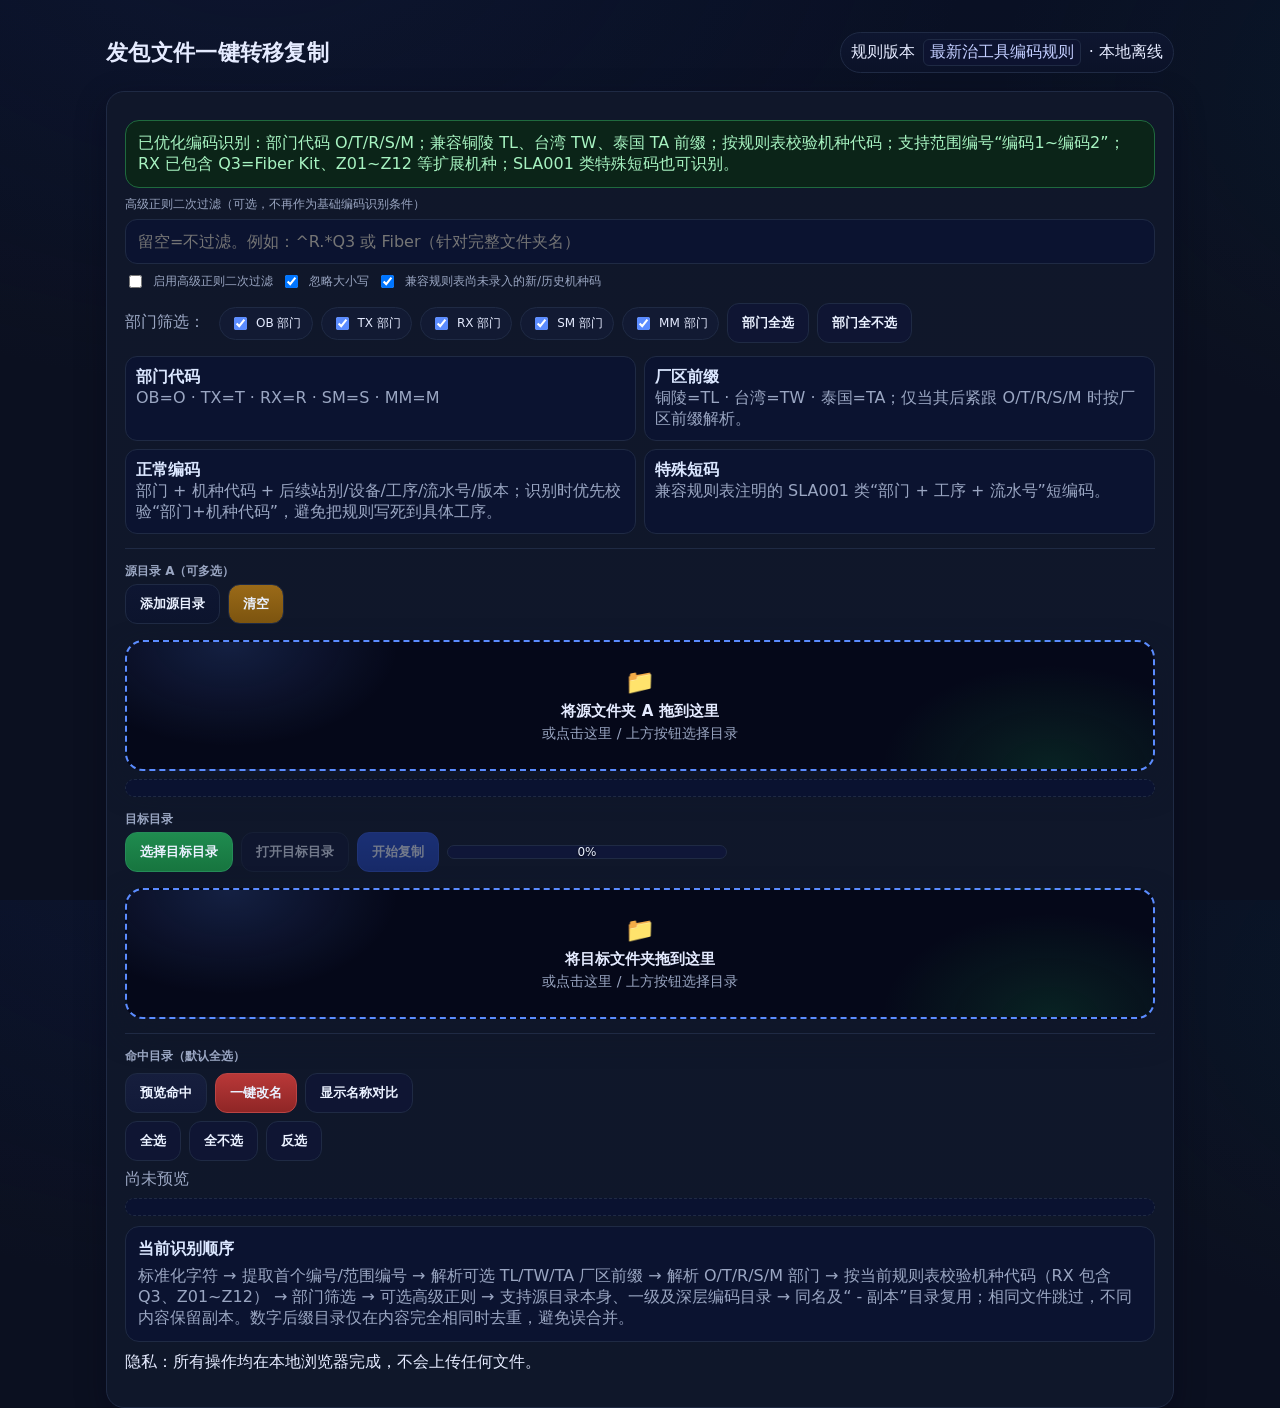
<file: fabao.html>
<!doctype html>
<html lang="zh-CN">
<head>
<meta charset="utf-8" />
<meta name="viewport" content="width=device-width, initial-scale=1" />
<title>发包文件一键转移复制 · 编码规则优化版</title>
<style>
  :root{
    --bg:#0b1020;--grad1:#10172a;--grad2:#0f172a;
    --primary:#5b8cff;--primary-2:#7aa2ff;
    --border:#1f2a44;--fg:#e5ebff;--muted:#9aa6c2;
    --chip:#121a33;--ok:#22c55e;--warn:#f59e0b;--danger:#ef4444;
  }
  *{box-sizing:border-box} html,body{height:100%}
  body{margin:0;background:radial-gradient(1200px 800px at 20% -10%,#1b2a5b33,transparent 60%),radial-gradient(900px 600px at 120% 10%,#134e4a22,transparent 60%),linear-gradient(180deg,#091024,#0b1020 35%,#0b1020);color:var(--fg);font-family:Inter,ui-sans-serif,system-ui,-apple-system,"Segoe UI",Roboto,Ubuntu,Helvetica,Arial}
  .wrap{max-width:1100px;margin:32px auto;padding:0 16px}
  header{display:flex;gap:16px;align-items:center;justify-content:space-between;margin-bottom:18px;flex-wrap:wrap}
  h1{margin:0;font-weight:800;font-size:22px;letter-spacing:.3px}
  .badge{display:inline-flex;gap:8px;align-items:center;padding:6px 10px;border-radius:999px;border:1px solid var(--border);background:linear-gradient(180deg,#0e1630,#0b1228)}
  .card{border:1px solid var(--border);background:linear-gradient(180deg,var(--grad1),var(--grad2));border-radius:18px;box-shadow:0 10px 30px rgba(2,6,23,.35);overflow:hidden}.pad{padding:18px}
  label{display:block;font-size:12px;color:var(--muted);margin:8px 0 6px}
  input[type=text]{width:100%;padding:12px;border:1px solid var(--border);background:#0b1330;color:var(--fg);border-radius:12px;font:inherit;outline:none}
  input[type=text]:focus{border-color:var(--primary);box-shadow:0 0 0 4px rgba(91,140,255,.15)}
  .btn{appearance:none;border:1px solid var(--border);background:linear-gradient(180deg,#0e1632,#0c142d);color:#eaf1ff;border-radius:12px;padding:10px 14px;font-weight:700;cursor:pointer}
  .btn:disabled{opacity:.45;cursor:not-allowed}.btn.primary{background:linear-gradient(180deg,#294ecf,#2142b5);border-color:#3558d3}.btn.success{background:linear-gradient(180deg,#1f8b4f,#17753f);border-color:#258b58}.btn.ghost{background:#0f1533}.btn.alt{background:linear-gradient(180deg,#161e3d,#121a39)}.btn.warn{background:linear-gradient(180deg,#9a6a18,#7c540f)}.btn.danger{background:linear-gradient(180deg,#b93838,#8f2626);border-color:#ba4444}
  .toolbar{display:flex;gap:8px;flex-wrap:wrap;align-items:center}.sep{height:1px;background:var(--border);margin:14px 0}.k{font-family:ui-monospace,SFMono-Regular,Menlo,Consolas,monospace;background:#0d1330;padding:2px 6px;border-radius:6px;border:1px solid var(--border);color:#c3ceff}
  .bar{position:relative;height:14px;border-radius:999px;background:#0f1638;border:1px solid var(--border);overflow:hidden;flex:0 0 280px}.fill{position:absolute;left:0;top:0;height:100%;width:0;background:linear-gradient(90deg,rgba(91,140,255,1),rgba(122,162,255,1));box-shadow:0 0 12px rgba(91,140,255,.45)}.pct{position:absolute;inset:0;display:flex;align-items:center;justify-content:center;font-size:12px;color:#eaf1ff;text-shadow:0 1px 2px rgba(0,0,0,.8);line-height:14px;pointer-events:none}
  .muted{color:var(--muted)}.list{max-height:320px;overflow:auto;border:1px dashed var(--border);border-radius:14px;padding:8px;background:#0a1230}.item{padding:8px 10px;border-radius:12px;display:flex;align-items:center;gap:10px}.item:nth-child(odd){background:#0e1738}
  .copybox{margin-top:8px;border:1px solid var(--border);border-radius:12px;padding:10px;background:linear-gradient(180deg,#0b1330,#0a122c)}.copybox strong{color:#dbe7ff}.copylist{margin:6px 0 0;padding-left:18px;max-height:120px;overflow:auto}.copymeta{font-size:12px;color:var(--muted);margin-top:6px}.truncate{max-width:100%;white-space:nowrap;overflow:hidden;text-overflow:ellipsis}
  .chipbox{display:flex;gap:8px;flex-wrap:wrap;align-items:center;margin-top:8px}.chip{display:inline-flex;align-items:center;gap:6px;padding:6px 10px;border-radius:999px;background:var(--chip);border:1px solid var(--border);color:var(--fg);cursor:pointer;user-select:none}.chip input{accent-color:#5b8cff}
  .section-title{font-weight:700;margin:10px 0 4px}.issuebox{margin-top:10px;border:1px solid #6b4f1d;border-radius:14px;padding:12px;background:linear-gradient(180deg,#2b1f08,#1d1608)}.issuebox strong{color:#ffe7b0}.issuelist{margin:8px 0 0;padding-left:18px;max-height:180px;overflow:auto;color:#ffd89a}.helpbox{margin-top:10px;border:1px solid var(--border);border-radius:14px;padding:12px;background:#0b1330}.helpbox strong{color:#dbe7ff}
  .okbox{margin-top:10px;border:1px solid #1f6a3e;border-radius:14px;padding:12px;background:#0b2418;color:#a7f3c1}
  .dropzone{margin-top:16px;padding:26px 18px;border-radius:18px;border:2px dashed var(--primary);background:radial-gradient(260px 160px at 10% 0%,rgba(91,140,255,.18),transparent 65%),radial-gradient(260px 160px at 90% 100%,rgba(34,197,94,.14),transparent 65%),#050819;color:var(--muted);font-size:14px;text-align:center;cursor:pointer;transition:.18s;box-shadow:0 0 0 1px rgba(15,23,42,.6),0 14px 30px rgba(15,23,42,.7)}
  .dropzone strong{color:var(--fg);display:block;font-size:15px;margin-bottom:4px;pointer-events:none}.dropzone span{pointer-events:none}.dropzone::before{content:"📁";display:block;font-size:24px;margin-bottom:6px}.dropzone:hover{border-color:var(--primary-2);box-shadow:0 18px 40px rgba(37,99,235,.45);transform:translateY(-1px)}.dropzone.dragover{border-color:var(--primary-2);background:radial-gradient(280px 180px at 15% 0%,rgba(91,140,255,.35),transparent 70%),radial-gradient(280px 180px at 85% 100%,rgba(34,197,94,.25),transparent 70%),#050819;color:#e5ebff}
  .modalMask{position:fixed;inset:0;background:rgba(2,6,23,.62);display:none;align-items:center;justify-content:center;z-index:9999;padding:20px}.modal{width:min(920px,96vw);max-height:82vh;overflow:auto;border:1px solid var(--border);border-radius:18px;background:linear-gradient(180deg,#10172a,#0b1228);box-shadow:0 20px 60px rgba(0,0,0,.45);padding:18px}.modal h2{margin:0 0 12px;font-size:20px}.modal .toolbar{justify-content:flex-end}.compareRow{border:1px solid var(--border);border-radius:14px;padding:12px;margin-top:10px;background:#0a1230}.compareOld{color:#ffb4b4}.compareNew{color:#b8f7c4}.compareMeta{color:var(--muted);font-size:12px;margin-top:6px}
  .rulegrid{display:grid;grid-template-columns:repeat(2,minmax(0,1fr));gap:8px;margin-top:10px}@media(max-width:760px){.rulegrid{grid-template-columns:1fr}}.ruleitem{border:1px solid var(--border);border-radius:12px;padding:10px;background:#0b1330}.ruleitem b{color:#dbe7ff}
</style>
</head>
<body>
<div class="wrap">
<header>
  <h1>发包文件一键转移复制</h1>
  <div class="badge"><span>规则版本</span><span class="k">最新治工具编码规则</span><span>· 本地离线</span></div>
</header>

<div class="card pad">
  <div class="okbox">
    已优化编码识别：部门代码 O/T/R/S/M；兼容铜陵 TL、台湾 TW、泰国 TA 前缀；按规则表校验机种代码；支持范围编号“编码1~编码2”；RX 已包含 Q3=Fiber Kit、Z01~Z12 等扩展机种；SLA001 类特殊短码也可识别。
  </div>

  <div>
    <label>高级正则二次过滤（可选，不再作为基础编码识别条件）</label>
    <input id="regex" type="text" value="" placeholder="留空=不过滤。例如：^R.*Q3 或 Fiber（针对完整文件夹名）" />
    <div class="toolbar" style="margin-top:8px">
      <label class="muted" style="margin:0;display:flex;align-items:center;gap:8px">
        <input id="useAdvancedRegex" type="checkbox" /> 启用高级正则二次过滤
      </label>
      <label class="muted" style="margin:0;display:flex;align-items:center;gap:8px">
        <input id="ignoreCase" type="checkbox" checked /> 忽略大小写
      </label>
      <label class="muted" style="margin:0;display:flex;align-items:center;gap:8px">
        <input id="allowFutureCode" type="checkbox" checked /> 兼容规则表尚未录入的新/历史机种码
      </label>
    </div>

    <div class="chipbox">
      <span class="muted" style="margin-right:6px">部门筛选：</span>
      <label class="chip"><input type="checkbox" class="dept" data-letter="O" checked> OB 部门</label>
      <label class="chip"><input type="checkbox" class="dept" data-letter="T" checked> TX 部门</label>
      <label class="chip"><input type="checkbox" class="dept" data-letter="R" checked> RX 部门</label>
      <label class="chip"><input type="checkbox" class="dept" data-letter="S" checked> SM 部门</label>
      <label class="chip"><input type="checkbox" class="dept" data-letter="M" checked> MM 部门</label>
      <button class="btn ghost" id="deptAll" type="button">部门全选</button>
      <button class="btn ghost" id="deptNone" type="button">部门全不选</button>
    </div>

    <div class="rulegrid">
      <div class="ruleitem"><b>部门代码</b><div class="muted">OB=O · TX=T · RX=R · SM=S · MM=M</div></div>
      <div class="ruleitem"><b>厂区前缀</b><div class="muted">铜陵=TL · 台湾=TW · 泰国=TA；仅当其后紧跟 O/T/R/S/M 时按厂区前缀解析。</div></div>
      <div class="ruleitem"><b>正常编码</b><div class="muted">部门 + 机种代码 + 后续站别/设备/工序/流水号/版本；识别时优先校验“部门+机种代码”，避免把规则写死到具体工序。</div></div>
      <div class="ruleitem"><b>特殊短码</b><div class="muted">兼容规则表注明的 SLA001 类“部门 + 工序 + 流水号”短编码。</div></div>
    </div>
  </div>

  <div class="sep"></div>

  <div>
    <label class="section-title">源目录 A（可多选）</label>
    <div class="toolbar">
      <button id="pickSrc" class="btn" type="button">添加源目录</button>
      <button id="clearSrc" class="btn warn" type="button">清空</button>
    </div>
    <div id="srcDrop" class="dropzone"><strong>将源文件夹 A 拖到这里</strong><span>或点击这里 / 上方按钮选择目录</span></div>
    <div id="srcList" class="list" style="margin-top:8px"></div>
  </div>

  <div style="margin-top:14px">
    <label class="section-title">目标目录</label>
    <div class="toolbar">
      <button id="pickDst" class="btn success" type="button">选择目标目录</button>
      <button id="openDst" class="btn ghost" type="button" disabled>打开目标目录</button>
      <button id="start" class="btn primary" type="button" disabled>开始复制</button>
      <div class="bar"><div class="fill" id="fill"></div><div class="pct" id="pct">0%</div></div>
    </div>
    <div id="dstDrop" class="dropzone"><strong>将目标文件夹拖到这里</strong><span>或点击这里 / 上方按钮选择目录</span></div>
    <div id="dstPath" class="muted" style="margin-top:8px"></div>
    <div id="copyBox" class="copybox" style="display:none;">
      <div class="truncate"><strong>正在复制：</strong><span id="copyingName">—</span></div>
      <div class="copymeta" id="copyMeta">0 / 0</div><ul id="copyList" class="copylist"></ul>
    </div>
  </div>

  <div class="sep"></div>

  <div>
    <label class="section-title">命中目录（默认全选）</label>
    <div class="toolbar" style="margin-top:8px">
      <button id="preview" class="btn alt" type="button">预览命中</button>
      <button id="renameBtn" class="btn danger" type="button">一键改名</button>
      <button id="showCompareBtn" class="btn ghost" type="button">显示名称对比</button>
    </div>
    <div class="toolbar" style="margin-top:8px">
      <button id="btnAll" class="btn ghost" type="button">全选</button>
      <button id="btnNone" class="btn ghost" type="button">全不选</button>
      <button id="btnInvert" class="btn ghost" type="button">反选</button>
    </div>
    <div id="stat" class="muted" style="margin-top:8px">尚未预览</div>
    <div id="hitList" class="list" style="margin-top:8px"></div>
    <div id="issueBox" class="issuebox" style="display:none;"><strong>名称不一致 / 规则提示 / 改名结果</strong><ul id="issueList" class="issuelist"></ul></div>
    <div class="helpbox">
      <strong>当前识别顺序</strong>
      <div class="muted" style="margin-top:6px">
        标准化字符 → 提取首个编号/范围编号 → 解析可选 TL/TW/TA 厂区前缀 → 解析 O/T/R/S/M 部门 →
        按当前规则表校验机种代码（RX 包含 Q3、Z01~Z12） → 部门筛选 → 可选高级正则 →
        支持源目录本身、一级及深层编码目录 → 同名及“ - 副本”目录复用；相同文件跳过，不同内容保留副本。数字后缀目录仅在内容完全相同时去重，避免误合并。
      </div>
    </div>
  </div>

  <p class="hint" style="margin-top:10px">隐私：所有操作均在本地浏览器完成，不会上传任何文件。</p>
</div>
</div>

<div id="modalMask" class="modalMask"><div class="modal"><h2>名称对比</h2><div id="compareList"></div><div class="toolbar" style="margin-top:12px"><button id="closeModal" class="btn primary" type="button">关闭</button></div></div></div>

<script>
(() => {
  if (!('showDirectoryPicker' in window)) {
    alert('此页面需要 File System Access API。请使用最新版 Chrome/Edge 打开。');
  }

  const MODEL_CODES = {"T":["A1","A2","A3","A4","A5","A6","A7","A8","A9","A10","A11","A12","A13","A14","B1","B2","B3","B4","B5","B6","B7","B8","B9","B10","C1","C2","C3","C4","C5","D1","D2","D3","D4","D5","D6","D7","D8","D9","D10","D11","D12","D13","D14","D15","D16","D17","D18","D19","D20","D21","D22","D23","E1","E2","E3","E4","E5","E6","F1","F2","F3","F4","F5","F6","F7","F8","F9","F10","F11","F12","F13","F14","F15","F16","F17","F18","F19","F20","F21","F22","F23","F24","G1","G2","H1","H2","H3","H4","H5","H6","H7","H8","H9","H10","H11","H12","H13","H14","H15","UN"],"R":["A1","A2","A3","A4","A5","A6","A7","A8","A9","A10","A11","A12","A13","A14","B1","B2","B3","B4","B5","B6","B7","B8","B9","B10","C1","C2","C3","C4","C5","C6","D1","D2","D3","D4","D5","D6","D7","D8","D9","D10","D11","D12","D13","D14","D15","D16","D17","D18","D19","D20","D21","D22","D23","D24","D25","D26","D27","D28","D29","D30","D31","D32","E1","E2","E3","E4","E5","E6","E7","E8","E9","E10","E11","E12","E13","E14","E15","E16","E17","E18","F1","F2","F3","F4","F5","F6","F7","F8","F9","F10","F11","F12","F13","F14","F15","F16","F17","F18","F19","F20","F21","F22","F23","F24","F25","F26","F27","F28","F29","F30","F31","F32","F33","F34","F35","F36","F37","F38","F39","F40","F41","F42","F43","F44","F45","F46","F47","F48","F49","F50","F51","F52","F53","F54","G1","G2","H1","H2","H3","H4","H5","H6","H7","H8","H9","H10","H11","H12","H13","H14","H15","I1","I2","I3","I4","I5","I6","I7","I8","I9","I10","I11","I12","I13","I14","I15","I16","I17","I18","I19","I20","I21","I22","I23","I24","I25","I26","I27","I28","I29","I30","I31","I32","J1","J2","K1","K2","K3","K4","L1","M1","N1","O1","O2","O3","O4","O5","O6","O7","O8","O9","P1","P2","Q1","Q2","Q3","Z01","Z02","Z03","Z04","Z05","Z06","Z07","Z08","Z09","Z10","Z11","Z12","UN"],"O":["A1","A2","A3","A4","A5","A6","A7","A8","A9","A10","A11","A12","A13","A14","B1","B2","B3","B4","B5","B6","B7","B8","B9","B10","C1","C2","C3","C4","C5","D1","D2","D3","D4","D5","D6","D7","D8","D9","D10","D11","D12","D13","D14","D15","D16","D17","D18","D19","D20","D21","D22","D23","E1","E2","E3","E4","E5","E6","F1","F2","F3","F4","F5","F6","F7","F8","F9","F10","F11","F12","F13","F14","F15","F16","F17","F18","F19","F20","F21","F22","F23","F24","G1","G2","H1","H2","H3","H4","H5","H6","H7","H8","H9","H10","H11","H12","H13","H14","H15","UN"],"M":["A1","A2","A3","A4","A5","A6","A7","A8","A9","A10","A11","A12","A13","A14","B1","B2","B3","B4","B5","B6","B7","B8","B9","B10","C1","C2","C3","C4","C5","D1","D2","D3","D4","D5","D6","D7","D8","D9","D10","D11","D12","D13","D14","D15","D16","D17","D18","D19","D20","D21","D22","D23","E1","E2","E3","E4","E5","E6","F1","F2","F3","F4","F5","F6","F7","F8","F9","F10","F11","F12","F13","F14","F15","F16","F17","F18","F19","F20","F21","F22","F23","F24","G1","G2","H1","H2","H3","H4","H5","H6","H7","H8","H9","H10","H11","H12","H13","H14","H15","UN"],"S":["A1","A2","A3","A4","A5","A6","A7","A8","A9","A10","A11","A12","A13","A14","B1","B2","B3","B4","B5","B6","B7","B8","B9","B10","C1","C2","C3","C4","C5","D1","D2","D3","D4","D5","D6","D7","D8","D9","D10","D11","D12","D13","D14","D15","D16","D17","D18","D19","D20","D21","D22","D23","E1","E2","E3","E4","E5","E6","F1","F2","F3","F4","F5","F6","F7","F8","F9","F10","F11","F12","F13","F14","F15","F16","F17","F18","F19","F20","F21","F22","F23","F24","G1","G2","H1","H2","H3","H4","H5","H6","H7","H8","H9","H10","H11","H12","H13","H14","H15","UN"]};
  const MODEL_CODE_SETS = Object.fromEntries(Object.entries(MODEL_CODES).map(([k,v]) => [k, new Set(v)]));
  const MODEL_CODE_SORTED = Object.fromEntries(Object.entries(MODEL_CODES).map(([k,v]) => [k, [...v].sort((a,b)=>b.length-a.length)]));
  const DEPT_NAMES = {O:'OB',T:'TX',R:'RX',S:'SM',M:'MM'};
  const PLANT_PREFIXES = new Set(['TL','TW','TA']);

  const srcDirs = [];
  let dstDir = null;
  let previewMatches = [];
  let lastRenameTasks = [];

  const $ = s => document.querySelector(s);
  const $$ = s => Array.from(document.querySelectorAll(s));
  const srcList=$('#srcList'),dstPath=$('#dstPath'),hitList=$('#hitList'),stat=$('#stat'),fill=$('#fill'),pct=$('#pct');
  const copyBox=$('#copyBox'),copyingName=$('#copyingName'),copyMeta=$('#copyMeta'),copyList=$('#copyList');
  const regexInput=$('#regex'),ignoreCase=$('#ignoreCase'),useAdvancedRegex=$('#useAdvancedRegex'),allowFutureCode=$('#allowFutureCode');
  const srcDrop=$('#srcDrop'),dstDrop=$('#dstDrop'),modalMask=$('#modalMask'),compareList=$('#compareList');

  function normalizeCodeText(value){
    return String(value ?? '').normalize('NFKC').toUpperCase()
      .replace(/[～〜﹏∼]/g,'~').replace(/[﹣－—–]/g,'-')
      .replace(/[\t\r\n\u3000]+/g,' ').replace(/\s+/g,' ').trim();
  }

  function normalizeFolderTitle(name){
    return String(name||'').replace(/\s*-\s*副本(?:\s*\(\d+\))?\s*$/i,'').replace(/\s+/g,' ').trim();
  }
  function prettyFolderTitle(name){return String(name||'').replace(/\s+/g,' ').trim();}

  function extractCodeToken(name){
    const s = normalizeCodeText(name);
    /*
      编码必须位于名称开头，但编码与中文名称之间不一定有空格。
      范围结尾既可能是完整编码，也可能只写变化的数字，例如：
        OUNTY0006695~6704  -> OUNTY0006695~6704
        OUNTY0006752称重... -> OUNTY0006752（数字后紧贴中文时也可识别）

      先优先识别带范围的写法，再识别单编码。中文、空白或字符串结尾
      都可以作为编码结束边界。
    */
    const boundary = '(?=\\s|[\\u3400-\\u9FFF]|$)';
    const range = new RegExp('^([A-Z][A-Z0-9_-]*?\\d+)~((?:[A-Z][A-Z0-9_-]*?\\d+)|(?:\\d+))' + boundary);
    const single = new RegExp('^([A-Z][A-Z0-9_-]*?\\d+)' + boundary);
    const m = s.match(range) || s.match(single);
    return m ? (m[2] ? `${m[1]}~${m[2]}` : m[1]).replace(/_/g,'') : '';
  }

  function expandRangeEnd(firstCode,endCode){
    const first=normalizeCodeText(firstCode).replace(/\s+/g,'').replace(/_/g,'');
    const end=normalizeCodeText(endCode).replace(/\s+/g,'').replace(/_/g,'');
    // 完整范围结尾（含字母）直接使用。
    if(/[A-Z]/.test(end))return end;
    // 纯数字是缩写：用它替换首编码末尾相同位数的数字。
    // OUNTY0006695 + 6704 => OUNTY0006704；SO...4022 + 9 => SO...4029。
    const m=first.match(/^(.*?)(\d+)$/);
    if(!m||!/^\d+$/.test(end)||end.length>m[2].length)return end;
    return m[1]+m[2].slice(0,m[2].length-end.length)+end;
  }

  function parseSingleCode(raw){
    const code = normalizeCodeText(raw).replace(/\s+/g,'').replace(/_/g,'');
    if(!code || !/[A-Z]/.test(code) || !/\d/.test(code)) return {valid:false,reason:'缺少字母或数字',raw:code};

    let plantPrefix = '';
    let dept = '';
    let body = code;

    // TL/TW/TA 只有在后面紧跟部门字母 O/T/R/S/M 时才解释为厂区前缀，
    // 避免把正常 TX 编号 TA1... 误当成泰国前缀。
    const p2 = body.slice(0,2);
    if(PLANT_PREFIXES.has(p2) && 'OTRSM'.includes(body.charAt(2))){
      plantPrefix = p2;
      dept = body.charAt(2);
      body = body.slice(3);
    } else {
      dept = body.charAt(0);
      body = body.slice(1);
    }

    if(!'OTRSM'.includes(dept)) return {valid:false,reason:'部门代码不是 O/T/R/S/M',raw:code,plantPrefix,dept};

    // 兼容部门 + 纯数字流水编码（如 T0709866），不将流水号误作机种码。
    // 至少 3 位数字，与特殊短码的流水号下限一致；不依赖新/历史机种开关。
    if(/^\d{3,}$/.test(body)){
      return {valid:true,strict:false,numeric:true,raw:code,plantPrefix,dept,modelCode:'(纯数字流水号)',rest:body,reason:''};
    }

    // 当前规则表机种代码：按最长前缀匹配，避免 A1 抢先匹配 A10。
    let modelCode = '';
    const known = MODEL_CODE_SORTED[dept] || [];
    for(const mc of known){
      if(body.startsWith(mc)){modelCode=mc;break;}
    }

    if(modelCode){
      const rest = body.slice(modelCode.length);
      // 正常编码在机种代码后还应有内容；但不把站别/设备/工序写死，
      // 因为规则表中不同部门、历史编号和手动岗位存在差异。
      if(rest.length < 2) return {valid:false,reason:'机种代码后内容过短',raw:code,plantPrefix,dept,modelCode,rest};
      return {valid:true,strict:true,raw:code,plantPrefix,dept,modelCode,rest,reason:''};
    }

    // 规则表明确注明 SLA001 类特殊短码：部门 + 工序 + 流水号。
    // 这里兼容 2~4 位字母工序 + >=3 位流水号。
    if(/^[A-Z]{2,4}\d{3,}[A-Z]?$/.test(body)){
      return {valid:true,strict:true,special:true,raw:code,plantPrefix,dept,modelCode:'(特殊短码)',rest:body,reason:''};
    }

    // 对尚未录入规则表的新/历史机种，提供结构兼容，避免再次出现 Q3 类漏识别。
    // 必须至少以“字母+数字”或 UN 开头，并有足够长度，降低普通英文目录误命中。
    if(allowFutureCode.checked && (/^(?:[A-Z]\d{1,3}|Z\d{2}|UN)[A-Z0-9-]{2,}$/.test(body))){
      const guessed = (body.match(/^(?:Z\d{2}|UN|[A-Z]\d{1,3})/)||[''])[0];
      return {valid:true,strict:false,future:true,raw:code,plantPrefix,dept,modelCode:guessed||'(未知机种)',rest:body.slice((guessed||'').length),reason:'机种码未在当前规则表中，按兼容模式识别'};
    }

    return {valid:false,reason:'未匹配当前规则表机种代码',raw:code,plantPrefix,dept,modelCode:'',rest:body};
  }

  function parseEncodedDirName(name){
    const token = extractCodeToken(name);
    if(!token) return {valid:false,reason:'文件夹名开头没有可提取编码',token:''};

    const parts = token.split('~');
    if(parts.length > 2) return {valid:false,reason:'范围符号 ~ 超过一次',token};

    const first = parseSingleCode(parts[0]);
    if(!first.valid) return {...first,token};

    let second = null;
    if(parts.length === 2){
      const expandedSecond=expandRangeEnd(parts[0],parts[1]);
      second = parseSingleCode(expandedSecond);
      if(!second.valid) return {valid:false,reason:'范围结束编码无效：'+second.reason,token,first,second};
      if(second.dept !== first.dept) return {valid:false,reason:'范围前后部门代码不一致',token,first,second};
      if(second.plantPrefix !== first.plantPrefix) return {valid:false,reason:'范围前后厂区前缀不一致',token,first,second};
    }

    return {
      valid:true,token,expandedToken:second?`${first.raw}~${second.raw}`:first.raw,dept:first.dept,deptName:DEPT_NAMES[first.dept],
      plantPrefix:first.plantPrefix,modelCode:first.modelCode,
      strict:first.strict && (!second || second.strict),
      future:first.future || !!second?.future,
      special:first.special || !!second?.special,
      first,second,
      warning:first.reason || second?.reason || ''
    };
  }

  function getNameAfterCode(name){
    const s = String(name||'').trim();
    const token = extractCodeToken(s);
    if(!token) return '';
    return s.slice(s.toUpperCase().indexOf(token.toUpperCase()) + token.length).trim();
  }

  function selectedLetters(){
    const set = new Set();
    $$('.dept').forEach(cb=>{if(cb.checked)set.add(cb.dataset.letter)});
    return set; // 修复：全不选就是 0 个部门，不再偷偷恢复成全选
  }

  function buildAdvancedRegex(){
    if(!useAdvancedRegex.checked) return null;
    const raw=(regexInput.value||'').trim();
    if(!raw) return null;
    try{return new RegExp(raw,ignoreCase.checked?'i':'')}
    catch(e){alert('高级正则语法错误：\n'+e.message);throw e}
  }

  function encodedInfo(name, lettersSet, advancedRe){
    const info=parseEncodedDirName(name);
    if(!info.valid) return info;
    if(!lettersSet.has(info.dept)) return {...info,valid:false,reason:'该部门未勾选'};
    if(advancedRe && !advancedRe.test(String(name||''))) return {...info,valid:false,reason:'未通过高级正则二次过滤'};
    return info;
  }

  async function addSourceHandle(handle){
    for(const old of srcDirs){
      try{if(old.isSameEntry && await old.isSameEntry(handle)) return false}catch{}
      if(old.name===handle.name && !old.isSameEntry) return false;
    }
    srcDirs.push(handle);return true;
  }

  function renderSrc(){
    srcList.innerHTML='';
    srcDirs.forEach((h,i)=>{
      const row=document.createElement('div');row.className='item';
      row.innerHTML=`<span class="k">[${i+1}]</span> <strong>${h.name||'(未知名称)'}</strong>`;
      const del=document.createElement('button');del.textContent='移除';del.className='btn ghost';del.style.marginLeft='auto';
      del.onclick=()=>{srcDirs.splice(i,1);renderSrc()};row.appendChild(del);srcList.appendChild(row);
    });
  }

  async function pickSourceDir(){try{const h=await showDirectoryPicker({mode:'readwrite'});await addSourceHandle(h);renderSrc()}catch(e){}}
  function clearSrc(){srcDirs.length=0;previewMatches=[];lastRenameTasks=[];renderSrc();hitList.innerHTML='';renderIssues([]);renderCompare([]);stat.textContent='尚未预览'}
  async function pickDestDir(){try{dstDir=await showDirectoryPicker({mode:'readwrite'});dstPath.textContent=`已选择：${dstDir.name}`;$('#start').disabled=false;$('#openDst').disabled=false}catch(e){}}
  async function openDestDir(){if(!dstDir)return alert('请先选择目标目录');try{await showDirectoryPicker({startIn:dstDir,mode:'readwrite'})}catch(e){}}

  function renderIssues(messages){
    const box=$('#issueBox'),list=$('#issueList');list.innerHTML='';
    if(!messages?.length){box.style.display='none';return}
    messages.forEach(msg=>{const li=document.createElement('li');li.textContent=msg;list.appendChild(li)});box.style.display='block';
  }
  function renderCompare(tasks){
    compareList.innerHTML='';
    if(!tasks?.length){const d=document.createElement('div');d.className='compareRow';d.innerHTML='<div class="compareMeta">当前没有可显示的名称对比。</div>';compareList.appendChild(d);return}
    tasks.forEach(task=>{
      const d=document.createElement('div');d.className='compareRow';
      if(task.type==='rename') d.innerHTML=`<div><strong>业务文件夹：</strong><span class="compareOld">${prettyFolderTitle(task.oldParentName)}</span></div><div style="margin-top:6px"><strong>编码文件夹示例：</strong>${task.childExample||'—'}</div><div style="margin-top:6px"><strong>编码后名称：</strong><span class="compareNew">${task.expectedName||'—'}</span></div><div class="compareMeta">点击“一键改名”后，会将业务文件夹改为编码后的名称；如目标名称已存在则拒绝合并，避免误覆盖。</div>`;
      else d.innerHTML=`<div><strong>业务文件夹：</strong>${task.parentName||'—'}</div><div style="margin-top:6px"><strong>结果：</strong><span class="compareOld">${task.message||'—'}</span></div>`;
      compareList.appendChild(d);
    });
  }
  function renderHits(){
    const checks=[...document.querySelectorAll('.hitcb')],total=checks.length,selected=checks.filter(c=>c.checked).length;
    stat.textContent=`命中编码文件夹：${total} 个 · 已选中：${selected} 个`;
  }

  async function getEntry(parent,name){
    for await(const [entryName,handle] of parent.entries())if(entryName===name)return handle;
    return null;
  }
  async function sameFile(a,b){
    const x=await a.getFile(),y=await b.getFile();
    if(x.size!==y.size)return false;
    const chunk=1024*1024;
    for(let offset=0;offset<x.size;offset+=chunk){
      const p=new Uint8Array(await x.slice(offset,offset+chunk).arrayBuffer());
      const q=new Uint8Array(await y.slice(offset,offset+chunk).arrayBuffer());
      if(p.some((v,i)=>v!==q[i]))return false;
    }
    return true;
  }
  async function sameContents(a,b){
    const left=new Map(),right=new Map();
    for await(const [n,h] of a.entries())left.set(n,h);
    for await(const [n,h] of b.entries())right.set(n,h);
    if(left.size!==right.size)return false;
    for(const [n,h] of left){
      const other=right.get(n);
      if(!other||other.kind!==h.kind)return false;
      if(h.kind==='file'?!await sameFile(h,other):!await sameContents(h,other))return false;
    }
    return true;
  }
  async function entryExists(parent,name){return !!await getEntry(parent,name)}
  async function uniqueDirName(parent,name){
    if(!await entryExists(parent,name))return name;
    let n=2;while(await entryExists(parent,name+'_'+n))n++;
    return name+'_'+n;
  }
  async function ensureSubDir(parent,name){return parent.getDirectoryHandle(name,{create:true})}
  async function copyFile(src,dst,report=[]){
    const name=src.name,existing=await getEntry(dst,name);
    if(existing?.kind==='file'&&await sameFile(src,existing))return;
    let target=name;
    if(existing){
      const dot=name.lastIndexOf('.'),stem=dot>0?name.slice(0,dot):name,ext=dot>0?name.slice(dot):'';
      for(let n=2;;n++){
        target=stem+' (保留副本 '+n+')'+ext;
        const candidate=await getEntry(dst,target);
        if(!candidate)break;
        if(candidate.kind==='file'&&await sameFile(src,candidate))return;
      }
      report.push('同名内容不同，保留文件：'+name+' → '+target);
    }
    const file=await src.getFile(),out=await dst.getFileHandle(target,{create:true}),w=await out.createWritable();
    try{await w.write(file);await w.close()}catch(e){try{await w.abort()}catch{}throw e}
  }
  async function copyDirContents(src,dst,report=[]){
    if(await src.isSameEntry(dst))return;
    // Snapshot before creating entries; never traverse a destination nested in source.
    const entries=[];for await(const pair of src.entries())entries.push(pair);
    for(const [name,h] of entries){
      if(h.kind==='file')await copyFile(h,dst,report);
      else{
        const existing=await getEntry(dst,name);
        const target=existing?.kind==='file'?await uniqueDirName(dst,name):name;
        if(target!==name)report.push('文件与目录同名，保留目录：'+name+' → '+target);
        await copyDirContents(h,await ensureSubDir(dst,target),report);
      }
    }
  }
  function copyIdentity(name){
    const clean=String(name).normalize('NFKC').trim();
    const base=clean.replace(/(?:\s*-\s*副本(?:\s*\(\d+\))?)+$/i,'').trim();
    const numeric=base.match(/^(.*)_([2-9]\d*|1\d+)$/);
    return {base,numericBase:numeric?.[1],explicit:base!==clean};
  }
  async function copyDir(src,dst,forcedName,report=[]){
    if(await src.isSameEntry(dst))throw new Error('源目录与目标目录相同，已停止');
    if(await src.resolve(dst)!==null||await dst.resolve(src)!==null)throw new Error('源目录与目标目录存在包含关系，已停止');
    const name=forcedName||src.name,id=copyIdentity(name);
    const entries=[];for await(const pair of dst.entries())entries.push(pair);
    let target=null;
    for(const [n,h] of entries){
      if(h.kind!=='directory')continue;
      const other=copyIdentity(n);
      if(other.base===id.base){target=h;break}
    }
    // Numeric suffixes can be real part names. Only fold them when every byte matches.
    if(!target){
      for(const [n,h] of entries){
        if(h.kind!=='directory')continue;
        const other=copyIdentity(n);
        if((id.numericBase||id.base)===(other.numericBase||other.base)){
          if(await sameContents(src,h)){report.push('内容相同，复用目录：'+name+' → '+n);return n}
          report.push('数字后缀目录内容不同，保留独立目录：'+name+' / '+n);
        }
      }
    }
    if(!target)target=await ensureSubDir(dst,await uniqueDirName(dst,id.base));
    else report.push('复用目录：'+name+' → '+target.name);
    await copyDirContents(src,target,report);
    return target.name;
  }
  async function deleteAllEntries(dirHandle){
    const names=[];for await(const [name] of dirHandle.entries())names.push(name);
    for(const name of names)await dirHandle.removeEntry(name,{recursive:true});
  }

  async function iterEncodedDirsUnder(parentHandle,lettersSet,advancedRe,basePath=''){
    const results=[];
    async function walk(dirHandle,path){
      for await(const [name,handle] of dirHandle.entries()){
        if(handle.kind!=='directory')continue;
        const p=path?path+'/'+name:name;
        const info=encodedInfo(name,lettersSet,advancedRe);
        if(info.valid){results.push({name,handle,path:p,info});continue}
        await walk(handle,p);
      }
    }
    await walk(parentHandle,basePath);return results;
  }

  async function findRenameTasks(){
    const lettersSet=selectedLetters(),advancedRe=buildAdvancedRegex(),tasks=[];
    if(lettersSet.size===0)return tasks;
    for(const root of srcDirs){
      if(encodedInfo(root.name,lettersSet,advancedRe).valid)continue;
      for await(const [parentName,parentHandle] of root.entries()){
        if(parentHandle.kind!=='directory')continue;
        if(encodedInfo(parentName,lettersSet,advancedRe).valid)continue;
        const encodedDirs=await iterEncodedDirsUnder(parentHandle,lettersSet,advancedRe);
        if(!encodedDirs.length)continue;
        const expectedNames=new Set();
        for(const item of encodedDirs){const tail=normalizeFolderTitle(getNameAfterCode(item.name));if(tail)expectedNames.add(tail)}
        if(!expectedNames.size)continue;
        const normalizedParent=normalizeFolderTitle(parentName);
        if(expectedNames.size>1){tasks.push({type:'conflict',rootHandle:root,parentHandle,parentName,message:`文件夹“${prettyFolderTitle(parentName)}”下有多个不同编码后名称，无法自动改名：${[...expectedNames].join(' / ')}`});continue}
        const expectedName=[...expectedNames][0];if(normalizedParent===expectedName)continue;
        tasks.push({type:'rename',rootHandle:root,parentHandle,oldParentName:parentName,newParentName:expectedName,expectedName,childExample:encodedDirs[0]?.name||'',message:`${prettyFolderTitle(parentName)} 与编码目录名称尾部 ${expectedName} 不符`});
      }
    }
    return tasks;
  }

  async function renameSourceFolder(task){
    if(!task||task.type!=='rename'||!task.rootHandle||!task.parentHandle||!task.oldParentName||!task.newParentName||task.oldParentName===task.newParentName)return;
    // 修复：禁止合并进同名已有目录，避免复制后删除原目录导致数据混在一起。
    if(await entryExists(task.rootHandle,task.newParentName))throw new Error(`目标名称“${task.newParentName}”已经存在，为防止目录合并已停止改名`);
    const target=await ensureSubDir(task.rootHandle,task.newParentName);
    try{await copyDirContents(task.parentHandle,target)}
    catch(e){try{await task.rootHandle.removeEntry(task.newParentName,{recursive:true})}catch{};throw e}
    await deleteAllEntries(task.parentHandle);
    await task.rootHandle.removeEntry(task.oldParentName,{recursive:true});
  }

  async function collectPreviewMatches(){
    previewMatches=[];hitList.innerHTML='';
    const lettersSet=selectedLetters(),advancedRe=buildAdvancedRegex(),seen=new Set();let idx=0;
    const warnings=[];
    if(lettersSet.size===0){stat.textContent='当前未选择任何部门';return}

    function add(item,parentLabel,rootName){
      if(seen.has(item.handle))return;seen.add(item.handle);
      const lab=document.createElement('label');lab.className='item';
      const cb=document.createElement('input');cb.type='checkbox';cb.checked=true;cb.className='hitcb';cb.dataset.idx=String(idx);cb.onchange=renderHits;
      const span=document.createElement('span');
      const plant=item.info?.plantPrefix?` · 厂区前缀 ${item.info.plantPrefix}`:'';
      const mode=item.info?.strict?'规则表命中':(item.info?.special?'特殊短码':'兼容识别');
      span.textContent=`${parentLabel?prettyFolderTitle(parentLabel)+' / ':''}${item.name}  [${item.info?.deptName||''} · ${item.info?.modelCode||''}${plant} · ${mode}]`;
      lab.append(cb,span);hitList.appendChild(lab);
      previewMatches.push({handle:item.handle,targetName:item.name,displayName:item.name,sourceParentName:parentLabel||'',path:item.path||item.name,info:item.info});idx++;
      if(item.info?.future)warnings.push(`兼容识别（规则表暂无机种码）：${item.name}`);
    }

    for(const root of srcDirs){
      const rootInfo=encodedInfo(root.name,lettersSet,advancedRe);
      if(rootInfo.valid){add({name:root.name,handle:root,path:root.name,info:rootInfo},'',root.name);continue}
      for await(const [parentName,parentHandle] of root.entries()){
        if(parentHandle.kind!=='directory')continue;
        const pInfo=encodedInfo(parentName,lettersSet,advancedRe);
        if(pInfo.valid){add({name:parentName,handle:parentHandle,path:parentName,info:pInfo},root.name||'源目录',root.name);continue}
        const encodedDirs=await iterEncodedDirsUnder(parentHandle,lettersSet,advancedRe,parentName);
        for(const item of encodedDirs)add(item,parentName,root.name);
      }
    }
    if(warnings.length)renderIssues(warnings.slice(0,100));
    renderHits();
  }

  async function previewHits(){
    lastRenameTasks=await findRenameTasks();renderCompare(lastRenameTasks);
    const msgs=lastRenameTasks.map(t=>t.type==='rename'?`${prettyFolderTitle(t.oldParentName)} 与 ${t.childExample} 的名称尾部 ${t.expectedName} 不符，可点击“一键改名”`:t.message);
    renderIssues(msgs);await collectPreviewMatches();
  }

  async function doRename(){
    lastRenameTasks=await findRenameTasks();renderCompare(lastRenameTasks);
    const msgs=[];let renamed=0;
    for(const task of lastRenameTasks){
      if(task.type!=='rename'){msgs.push(task.message);continue}
      try{await renameSourceFolder(task);renamed++;msgs.push(`已修改：${prettyFolderTitle(task.oldParentName)} → ${task.newParentName}`)}
      catch(err){msgs.push(`改名失败：${prettyFolderTitle(task.oldParentName)} → ${task.newParentName}，原因：${err?.message||err}`)}
    }
    if(!lastRenameTasks.length)msgs.push('未发现需要改名的业务文件夹。');
    renderIssues(msgs);await collectPreviewMatches();showModal();
    if(renamed>0)stat.textContent=`已完成改名：${renamed} 个，当前命中编码文件夹：${previewMatches.length} 个`;
  }

  function updateProgress(done,total,currentName){
    const percent=total?Math.round(done*100/total):0;fill.style.width=percent+'%';pct.textContent=percent+'%';copyingName.textContent=currentName||'—';copyMeta.textContent=`${done} / ${total}`;if(copyBox.style.display==='none')copyBox.style.display='block';
  }
  function pushRecent(name){const li=document.createElement('li');li.textContent=name;copyList.appendChild(li);while(copyList.children.length>8)copyList.removeChild(copyList.firstChild)}
  async function startCopy(){
    if(!dstDir)return alert('请先选择目标目录');
    if(!previewMatches.length)await previewHits();
    const chosen=[...document.querySelectorAll('.hitcb')].filter(el=>el.checked).map(el=>Number(el.dataset.idx)).map(i=>previewMatches[i]).filter(Boolean);
    if(!chosen.length)return alert('未选择任何要复制的编码文件夹');
    copyList.innerHTML='';updateProgress(0,chosen.length,'准备中…');stat.textContent='复制中...';
    let done=0,renamedTargets=[];
    $('#start').disabled=true;
    try{
    for(const item of chosen){
      if(await item.handle.isSameEntry(dstDir)||await item.handle.resolve(dstDir)!==null||await dstDir.resolve(item.handle)!==null)throw new Error('源目录与目标目录相同或存在包含关系，请重新选择目标目录');
    }
    for(const item of chosen){
      const label=item.targetName||item.displayName||'未命名目录';updateProgress(done,chosen.length,label);
      const actual=await copyDir(item.handle,dstDir,item.targetName,renamedTargets);
      if(actual!==item.targetName)renamedTargets.push(`${item.targetName} → ${actual}`);
      done++;pushRecent(actual);updateProgress(done,chosen.length,actual);stat.textContent=`复制中：${done}/${chosen.length}`;
    }
    stat.textContent=`完成：复制了 ${done} 个编码文件夹`;updateProgress(done,chosen.length,'完成');
    if(renamedTargets.length)renderIssues(renamedTargets);
    }catch(e){stat.textContent=`复制停止：已完成 ${done}/${chosen.length}`;renderIssues([...renamedTargets,'复制失败：'+e.message+'。源文件保留，可重试。'])}
    finally{$('#start').disabled=false}
  }

  function handleDragOver(e){e.preventDefault();if(e.dataTransfer)e.dataTransfer.dropEffect='copy';e.currentTarget.classList.add('dragover')}
  function handleDragLeave(e){e.preventDefault();e.currentTarget.classList.remove('dragover')}
  async function handleDrop(e,type,el){
    e.preventDefault();el.classList.remove('dragover');const dt=e.dataTransfer;if(!dt?.items)return;
    const dirs=[];for(const item of dt.items){if(item.kind!=='file'||typeof item.getAsFileSystemHandle!=='function')continue;try{const h=await item.getAsFileSystemHandle();if(h?.kind==='directory')dirs.push(h)}catch{}}
    if(!dirs.length)return alert('未检测到文件夹，请拖拽文件夹（目录）到此处。若拖拽无效，可使用上方按钮选择。');
    if(type==='src'){for(const h of dirs)await addSourceHandle(h);renderSrc()}
    else{dstDir=dirs[0];dstPath.textContent=`已选择：${dstDir.name}`;$('#start').disabled=false;$('#openDst').disabled=false}
  }
  function setupDropZone(el,type){if(!el)return;el.addEventListener('dragenter',handleDragOver);el.addEventListener('dragover',handleDragOver);el.addEventListener('dragleave',handleDragLeave);el.addEventListener('drop',e=>handleDrop(e,type,el));el.addEventListener('click',()=>type==='src'?pickSourceDir():pickDestDir())}
  function showModal(){modalMask.style.display='flex'} function hideModal(){modalMask.style.display='none'}

  $('#pickSrc').onclick=pickSourceDir;$('#clearSrc').onclick=clearSrc;$('#pickDst').onclick=pickDestDir;$('#openDst').onclick=openDestDir;
  $('#preview').onclick=previewHits;$('#renameBtn').onclick=doRename;$('#showCompareBtn').onclick=async()=>{if(!lastRenameTasks.length){lastRenameTasks=await findRenameTasks();renderCompare(lastRenameTasks)}showModal()};
  $('#start').onclick=startCopy;$('#closeModal').onclick=hideModal;$('#modalMask').addEventListener('click',e=>{if(e.target===modalMask)hideModal()});
  $('#btnAll').onclick=()=>{document.querySelectorAll('.hitcb').forEach(cb=>cb.checked=true);renderHits()};
  $('#btnNone').onclick=()=>{document.querySelectorAll('.hitcb').forEach(cb=>cb.checked=false);renderHits()};
  $('#btnInvert').onclick=()=>{document.querySelectorAll('.hitcb').forEach(cb=>cb.checked=!cb.checked);renderHits()};
  $('#deptAll').onclick=()=>{$$('.dept').forEach(cb=>cb.checked=true)};
  $('#deptNone').onclick=()=>{$$('.dept').forEach(cb=>cb.checked=false)};
  setupDropZone(srcDrop,'src');setupDropZone(dstDrop,'dst');

  // 规则回归自检（控制台可查看）
  const selfTests=[
    'T0709866~T0709915 800G 2XFR4 GEN2金属盖板锁螺丝治具钨钢镶件（铜陵）',
    'T0709866~9915金属盖板锁螺丝治具',
    'T0709866金属盖板锁螺丝治具',
    'OUNTY0006695~6704 5mmUV光源校验治具',
    'OUNTY0006705~6714 2mmUV光源校验治具',
    'OUNTY0006715~6719 UV光源固定治具',
    'OUNTY0006720~6751 TCT设备地脚垫',
    'OUNTY0006752 TCT称重小车维修',
    'OUNTY0006752称重小车维修',
    'RQ3AA0000143~RQ3AA0000147 Fiber Kit AA 8度FA耦合底座',
    'OE3LW1RL001G 示例',
    'TD1TE1L001 示例',
    'RB2LW2JJ001 示例',
    'MD7ZZ1UV001 示例',
    'SF2AS2DUV001 示例',
    'SLA001 特殊短码'
  ];
  console.group('编码规则自检');
  selfTests.forEach(x=>console.log(x,parseEncodedDirName(x)));
  console.groupEnd();
})();
</script>
</body>
</html>
</file>
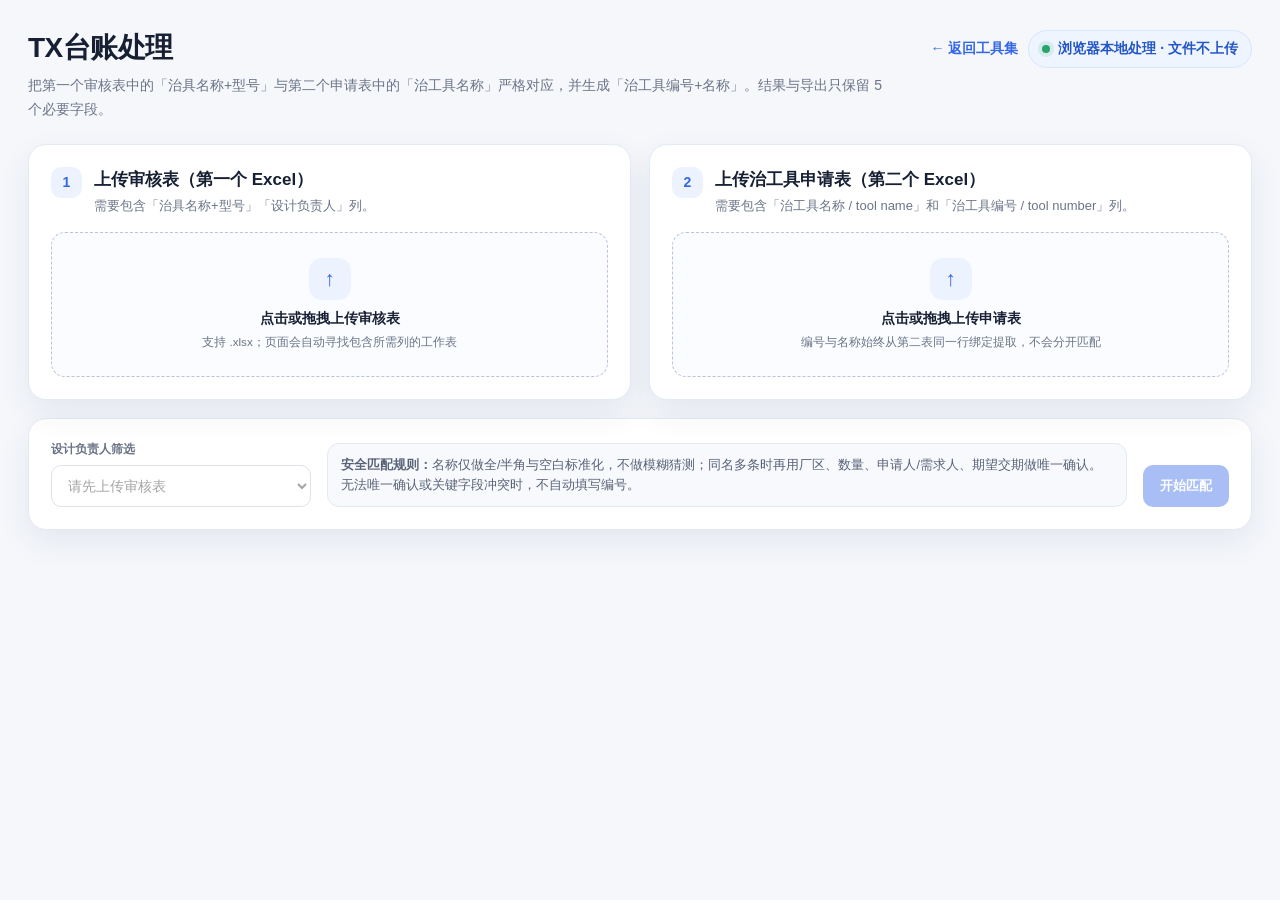
<file: TX.html>
<!DOCTYPE html>
<html lang="zh-CN">
<head>
<meta charset="UTF-8" />
<meta name="viewport" content="width=device-width, initial-scale=1.0" />
<title>TX台账处理</title>
<style>
  :root{
    --bg:#f5f7fb; --card:#fff; --ink:#172033; --muted:#6b7487; --line:#e5e9f2;
    --brand:#3567e5; --brand2:#244fc0; --ok:#16835b; --okbg:#eaf8f2;
    --warn:#b46800; --warnbg:#fff5e6; --bad:#c23b45; --badbg:#fff0f1;
    --shadow:0 12px 32px rgba(27,46,94,.08); --radius:18px;
  }
  *{box-sizing:border-box}
  body{margin:0;background:var(--bg);color:var(--ink);font-family:-apple-system,BlinkMacSystemFont,"Segoe UI","Microsoft YaHei",Arial,sans-serif;font-size:14px}
  .shell{max-width:1480px;margin:0 auto;padding:30px 28px 56px}
  .hero{display:flex;align-items:flex-start;justify-content:space-between;gap:24px;margin-bottom:22px}
  .hero h1{margin:0 0 9px;font-size:28px;line-height:1.25;letter-spacing:-.5px}
  .hero p{margin:0;color:var(--muted);line-height:1.7;max-width:860px}
  .offline{display:inline-flex;align-items:center;gap:8px;white-space:nowrap;background:#eef5ff;color:#2456c5;border:1px solid #d8e5ff;border-radius:999px;padding:9px 13px;font-weight:700}
  .offline i{width:8px;height:8px;border-radius:50%;background:#28a36b;box-shadow:0 0 0 4px rgba(40,163,107,.12)}
  .grid{display:grid;grid-template-columns:1fr 1fr;gap:18px}
  .card{background:var(--card);border:1px solid var(--line);border-radius:var(--radius);box-shadow:var(--shadow);padding:22px}
  .card-head{display:flex;align-items:flex-start;justify-content:space-between;gap:16px;margin-bottom:16px}
  .step{display:flex;align-items:flex-start;gap:12px}
  .step-no{width:31px;height:31px;border-radius:10px;background:#edf2ff;color:var(--brand);display:grid;place-items:center;font-weight:800;flex:0 0 auto}
  .step h2{font-size:17px;margin:1px 0 5px}.step p{margin:0;color:var(--muted);font-size:13px;line-height:1.55}
  .drop{position:relative;border:1.5px dashed #b8c4de;border-radius:14px;background:#fafcff;padding:25px 18px;min-height:138px;display:flex;align-items:center;justify-content:center;text-align:center;cursor:pointer;transition:.18s}
  .drop:hover,.drop.drag{border-color:var(--brand);background:#f4f7ff;transform:translateY(-1px)}
  .drop.ready{border-style:solid;border-color:#b8dfcf;background:#f7fcfa}
  .drop input{position:absolute;inset:0;opacity:0;cursor:pointer;width:100%;height:100%}
  .upload-icon{width:42px;height:42px;border-radius:13px;background:#edf2ff;color:var(--brand);display:grid;place-items:center;margin:0 auto 10px;font-size:21px;font-weight:800}
  .drop strong{display:block;font-size:14px;margin-bottom:5px}.drop small{color:var(--muted);line-height:1.55}
  .file-info{display:none;align-items:center;justify-content:space-between;gap:12px;text-align:left;width:100%}
  .ready .file-info{display:flex}.ready .empty-info{display:none}
  .file-main{min-width:0}.file-name{font-weight:800;overflow:hidden;text-overflow:ellipsis;white-space:nowrap;margin-bottom:6px}.file-meta{font-size:12px;color:var(--muted);line-height:1.55}
  .check{width:38px;height:38px;border-radius:50%;background:var(--okbg);color:var(--ok);display:grid;place-items:center;font-size:20px;font-weight:900;flex:0 0 auto}
  .control-card{margin-top:18px;display:grid;grid-template-columns:260px 1fr auto;align-items:end;gap:16px}
  label.field{display:block;font-size:12px;color:var(--muted);font-weight:700;margin-bottom:7px}
  input[type=text],select{width:100%;height:42px;border:1px solid #cfd6e5;border-radius:10px;background:#fff;padding:0 12px;font:inherit;outline:none}
  input[type=text]:focus,select:focus{border-color:var(--brand);box-shadow:0 0 0 3px rgba(53,103,229,.10)}
  .rule-note{background:#f7f9fd;border:1px solid var(--line);border-radius:12px;padding:11px 13px;color:#596277;line-height:1.6;font-size:12.5px}
  .btn{height:42px;border-radius:10px;border:1px solid transparent;padding:0 16px;font-weight:800;font-size:13px;cursor:pointer;transition:.15s;white-space:nowrap}
  .btn:disabled{opacity:.42;cursor:not-allowed}.btn.primary{background:var(--brand);color:#fff}.btn.primary:hover:not(:disabled){background:var(--brand2)}
  .btn.light{background:#fff;color:#364157;border-color:#d7ddea}.btn.light:hover:not(:disabled){background:#f7f9fc}
  .btn.ghost{background:#eef3ff;color:#2d59c5}.btn.danger{background:#fff4f4;color:#b9333f;border-color:#f1c9cd}
  .statusbar{display:none;margin-top:18px;border-radius:12px;padding:12px 14px;line-height:1.55}.statusbar.show{display:block}.statusbar.info{background:#eef4ff;color:#3056a7;border:1px solid #d7e4ff}.statusbar.ok{background:var(--okbg);color:#176849;border:1px solid #caecdf}.statusbar.bad{background:var(--badbg);color:#9d3039;border:1px solid #f3cbd0}
  .result{display:none;margin-top:18px}.result.show{display:block}
  .result-card{background:#fff;border:1px solid var(--line);border-radius:var(--radius);box-shadow:var(--shadow);overflow:hidden}
  .toolbar{display:flex;align-items:center;justify-content:space-between;gap:14px;padding:16px 18px;border-bottom:1px solid var(--line);flex-wrap:wrap}
  .toolbar-left,.toolbar-right{display:flex;align-items:center;gap:10px;flex-wrap:wrap}.toolbar h3{font-size:16px;margin:0 5px 0 0}.countnote{font-size:12px;color:var(--muted)}
  .search{height:38px!important;width:260px!important;font-size:13px!important}
  .table-wrap{overflow:auto;max-height:620px;scrollbar-gutter:stable}
  table{border-collapse:separate;border-spacing:0;width:100%;min-width:1180px;table-layout:fixed}
  th{position:sticky;top:0;z-index:3;background:#f7f9fc;color:#4d5870;font-size:12px;text-align:left;padding:13px 14px;border-bottom:1px solid var(--line);white-space:nowrap}
  td{padding:13px 14px;border-bottom:1px solid #edf0f5;vertical-align:top;line-height:1.6;font-size:12.5px;background:#fff}
  tbody tr:hover td{background:#fbfcff}
  .name-cell{width:34%;white-space:normal;word-break:break-word;overflow-wrap:anywhere}
  .person-cell{width:11%;white-space:nowrap}
  .owner-cell{width:11%;white-space:nowrap}
  .combined-cell{width:35%;font-weight:700;color:#27334a;white-space:normal;word-break:break-word;overflow-wrap:anywhere}
  .status-col{width:9%;white-space:nowrap}
  .pill{display:inline-flex;align-items:center;border-radius:999px;padding:4px 8px;font-size:11px;font-weight:800;white-space:nowrap}.pill.ok{background:var(--okbg);color:var(--ok)}.pill.warn{background:var(--warnbg);color:var(--warn)}.pill.bad{background:var(--badbg);color:var(--bad)}
  .empty-state{padding:54px 20px;text-align:center;color:var(--muted)}.empty-state b{display:block;color:#49546a;margin-bottom:5px}
  .foot{margin-top:14px;color:#8a92a3;font-size:11.5px;line-height:1.65;text-align:center}
  .modal-bg{display:none;position:fixed;inset:0;background:rgba(18,27,45,.45);z-index:30;padding:35px;align-items:center;justify-content:center}.modal-bg.show{display:flex}
  .modal{background:#fff;border-radius:18px;max-width:980px;width:100%;max-height:82vh;overflow:auto;box-shadow:0 28px 80px rgba(0,0,0,.22)}.modal-head{position:sticky;top:0;background:#fff;padding:18px 20px;border-bottom:1px solid var(--line);display:flex;align-items:center;justify-content:space-between;z-index:2}.modal-body{padding:18px 20px}.modal h3{margin:0;font-size:17px}.close{border:0;background:#f1f3f8;border-radius:9px;width:34px;height:34px;cursor:pointer;font-size:18px}
  .audit-item{padding:13px 14px;border:1px solid var(--line);border-radius:12px;margin-bottom:10px}.audit-item b{display:block;margin-bottom:6px}.audit-item p{margin:0;color:var(--muted);line-height:1.55;font-size:12.5px}
  @media (max-width:900px){.shell{padding:20px 14px}.hero{display:block}.offline{margin-top:14px}.grid{grid-template-columns:1fr}.control-card{grid-template-columns:1fr}.toolbar{align-items:flex-start}.search{width:100%!important}.modal-bg{padding:12px}}
</style>
</head>
<body>
<div class="shell">
  <div class="hero">
    <div>
      <h1>TX台账处理</h1>
      <p>把第一个审核表中的「治具名称+型号」与第二个申请表中的「治工具名称」严格对应，并生成「治工具编号+名称」。结果与导出只保留 5 个必要字段。</p>
    </div>
    <div style="display:flex;align-items:center;gap:10px;flex-wrap:wrap"><a href="index.html" style="text-decoration:none;color:#3567e5;font-weight:700">← 返回工具集</a><div class="offline"><i></i>浏览器本地处理 · 文件不上传</div></div>
  </div>

  <div class="grid">
    <section class="card">
      <div class="card-head"><div class="step"><div class="step-no">1</div><div><h2>上传审核表（第一个 Excel）</h2><p>需要包含「治具名称+型号」「设计负责人」列。</p></div></div></div>
      <div class="drop" id="dropA">
        <input id="fileA" type="file" accept=".xlsx" />
        <div class="empty-info"><div class="upload-icon">↑</div><strong>点击或拖拽上传审核表</strong><small>支持 .xlsx；页面会自动寻找包含所需列的工作表</small></div>
        <div class="file-info"><div class="file-main"><div class="file-name" id="nameA"></div><div class="file-meta" id="metaA"></div></div><div class="check">✓</div></div>
      </div>
    </section>

    <section class="card">
      <div class="card-head"><div class="step"><div class="step-no">2</div><div><h2>上传治工具申请表（第二个 Excel）</h2><p>需要包含「治工具名称 / tool name」和「治工具编号 / tool number」列。</p></div></div></div>
      <div class="drop" id="dropB">
        <input id="fileB" type="file" accept=".xlsx" />
        <div class="empty-info"><div class="upload-icon">↑</div><strong>点击或拖拽上传申请表</strong><small>编号与名称始终从第二表同一行绑定提取，不会分开匹配</small></div>
        <div class="file-info"><div class="file-main"><div class="file-name" id="nameB"></div><div class="file-meta" id="metaB"></div></div><div class="check">✓</div></div>
      </div>
    </section>
  </div>

  <section class="card control-card">
    <div><label class="field" for="owner">设计负责人筛选</label><select id="owner" disabled><option value="">请先上传审核表</option></select></div>
    <div class="rule-note"><b>安全匹配规则：</b>名称仅做全/半角与空白标准化，不做模糊猜测；同名多条时再用厂区、数量、申请人/需求人、期望交期做唯一确认。无法唯一确认或关键字段冲突时，不自动填写编号。</div>
    <button class="btn primary" id="runBtn" disabled>开始匹配</button>
  </section>
  <div class="statusbar" id="statusbar"></div>

  <section class="result" id="resultArea">
    <div class="result-card" id="resultCard">
      <div class="toolbar">
        <div class="toolbar-left"><h3>匹配结果</h3><span class="countnote" id="tableCount"></span></div>
        <div class="toolbar-right"><input class="search" id="searchInput" type="text" placeholder="搜索名称 / 申请人 / 编号 / 状态" /><button class="btn primary" id="xlsxBtn">下载匹配结果 Excel</button><button class="btn danger" id="resetBtn">重置</button></div>
      </div>
      <div class="table-wrap" id="tableWrap">
        <table id="resultTable">
          <thead><tr><th>治具名称+型号</th><th>申请人</th><th>设计负责人</th><th>治工具编号+名称</th><th>匹配状态</th></tr></thead>
          <tbody id="tbody"></tbody>
        </table>
        <div class="empty-state" id="empty"><b>暂无结果</b>上传两个 Excel 后点击“开始匹配”。</div>
      </div>
    </div>
  </section>
</div>

<script>
"use strict";

/* ---------- tiny ZIP + XLSX reader/writer (no network, no external library) ---------- */
const td = new TextDecoder("utf-8"), te = new TextEncoder();
function u16(v,o){return v.getUint16(o,true)} function u32(v,o){return v.getUint32(o,true)}
function concatBytes(parts){let n=parts.reduce((s,p)=>s+p.length,0), out=new Uint8Array(n),o=0;for(const p of parts){out.set(p,o);o+=p.length}return out}
function xmlText(s){return String(s??"").replace(/&/g,"&amp;").replace(/</g,"&lt;").replace(/>/g,"&gt;").replace(/"/g,"&quot;").replace(/'/g,"&apos;")}
async function inflateRaw(bytes){if(typeof DecompressionStream==="undefined") throw new Error("当前浏览器不支持本地解压，请使用最新版 Chrome / Edge。"); const ds=new DecompressionStream("deflate-raw"); return new Uint8Array(await new Response(new Blob([bytes]).stream().pipeThrough(ds)).arrayBuffer())}
async function unzip(buffer){const bytes=new Uint8Array(buffer), dv=new DataView(buffer);let e=-1;for(let i=bytes.length-22;i>=Math.max(0,bytes.length-65557);i--){if(u32(dv,i)===0x06054b50){e=i;break}}if(e<0)throw new Error("不是有效的 .xlsx 文件（找不到 ZIP 目录）。");let count=u16(dv,e+10), p=u32(dv,e+16), files=new Map();for(let k=0;k<count;k++){if(u32(dv,p)!==0x02014b50)throw new Error("Excel ZIP 目录损坏。");let method=u16(dv,p+10),cs=u32(dv,p+20),nl=u16(dv,p+28),el=u16(dv,p+30),cl=u16(dv,p+32),lo=u32(dv,p+42);let name=td.decode(bytes.slice(p+46,p+46+nl));let ldv=new DataView(buffer,lo);if(ldv.getUint32(0,true)!==0x04034b50)throw new Error("Excel ZIP 文件头损坏。");let lnl=ldv.getUint16(26,true),lel=ldv.getUint16(28,true),start=lo+30+lnl+lel;files.set(name,{method,bytes:bytes.slice(start,start+cs)});p+=46+nl+el+cl}
  return {async text(name){let f=files.get(name);if(!f)return null;let b=f.method===0?f.bytes:f.method===8?await inflateRaw(f.bytes):(()=>{throw new Error("不支持的 ZIP 压缩方式："+f.method)})();return td.decode(b)}, has:n=>files.has(n)};
}
function parseXML(text){return new DOMParser().parseFromString(text,"application/xml")}
function localNameChildren(el,name){return Array.from(el.getElementsByTagNameNS("*",name))}
function colIndex(ref){let m=String(ref||"").match(/^([A-Z]+)/i),n=0;if(!m)return 0;for(const c of m[1].toUpperCase())n=n*26+(c.charCodeAt(0)-64);return n-1}
async function parseXlsx(file){let zip=await unzip(await file.arrayBuffer());let wbxml=await zip.text("xl/workbook.xml"), relxml=await zip.text("xl/_rels/workbook.xml.rels");if(!wbxml||!relxml)throw new Error("Excel 缺少 workbook.xml。");let shared=[];if(zip.has("xl/sharedStrings.xml")){let sx=parseXML(await zip.text("xl/sharedStrings.xml"));for(const si of localNameChildren(sx,"si")){shared.push(localNameChildren(si,"t").map(x=>x.textContent||"").join(""))}}
  let relDoc=parseXML(relxml), rels={};for(const r of localNameChildren(relDoc,"Relationship")){rels[r.getAttribute("Id")]=r.getAttribute("Target")}
  let wbDoc=parseXML(wbxml), sheets=[];for(const s of localNameChildren(wbDoc,"sheet")){let name=s.getAttribute("name")||"Sheet", rid=s.getAttributeNS("http://schemas.openxmlformats.org/officeDocument/2006/relationships","id")||s.getAttribute("r:id"), target=rels[rid];if(!target)continue;target=target.replace(/^\//,"");let path=target.startsWith("xl/")?target:"xl/"+target.replace(/^\.\//,"");let sh=await zip.text(path);if(!sh)continue;let doc=parseXML(sh), rows=[];for(const r of localNameChildren(doc,"row")){let arr=[];for(const c of Array.from(r.children).filter(x=>x.localName==="c")){let idx=colIndex(c.getAttribute("r")),type=c.getAttribute("t")||"",vEl=Array.from(c.children).find(x=>x.localName==="v"), val="";if(type==="inlineStr"){let is=Array.from(c.children).find(x=>x.localName==="is");val=is?localNameChildren(is,"t").map(x=>x.textContent||"").join(""):""}else if(type==="s")val=shared[Number(vEl?.textContent||0)]??"";else if(type==="b")val=(vEl?.textContent==="1");else if(type==="str")val=vEl?.textContent??"";else if(vEl){let raw=vEl.textContent??"";val=raw!==""&&!Number.isNaN(Number(raw))?Number(raw):raw}arr[idx]=val}let rn=Number(r.getAttribute("r"))||rows.length+1;while(rows.length<rn-1)rows.push([]);rows[rn-1]=arr}sheets.push({name,rows})}
  return {sheets};
}

let crcTable=null;function getCrcTable(){if(crcTable)return crcTable;crcTable=[];for(let n=0;n<256;n++){let c=n;for(let k=0;k<8;k++)c=(c&1)?0xedb88320^(c>>>1):c>>>1;crcTable[n]=c>>>0}return crcTable}
function crc32(bytes){let c=0xffffffff,t=getCrcTable();for(const b of bytes)c=t[(c^b)&255]^(c>>>8);return (c^0xffffffff)>>>0}
function le16(n){return new Uint8Array([n&255,(n>>>8)&255])} function le32(n){return new Uint8Array([n&255,(n>>>8)&255,(n>>>16)&255,(n>>>24)&255])}
function zipStore(entries){let locals=[],centrals=[],offset=0;for(const [name,content] of entries){let nb=te.encode(name),data=typeof content==="string"?te.encode(content):content,crc=crc32(data),flag=0x0800;let local=concatBytes([le32(0x04034b50),le16(20),le16(flag),le16(0),le16(0),le16(0),le32(crc),le32(data.length),le32(data.length),le16(nb.length),le16(0),nb,data]);locals.push(local);let central=concatBytes([le32(0x02014b50),le16(20),le16(20),le16(flag),le16(0),le16(0),le16(0),le32(crc),le32(data.length),le32(data.length),le16(nb.length),le16(0),le16(0),le16(0),le16(0),le32(0),le32(offset),nb]);centrals.push(central);offset+=local.length}let cd=concatBytes(centrals),body=concatBytes(locals),eocd=concatBytes([le32(0x06054b50),le16(0),le16(0),le16(entries.length),le16(entries.length),le32(cd.length),le32(body.length),le16(0)]);return new Blob([body,cd,eocd],{type:"application/vnd.openxmlformats-officedocument.spreadsheetml.sheet"})}
function xlsxCell(v,ref,style=0){if(v===null||v===undefined||v==="")return `<c r="${ref}" s="${style}"/>`;if(typeof v==="number"&&Number.isFinite(v))return `<c r="${ref}" s="${style}"><v>${v}</v></c>`;if(typeof v==="boolean")return `<c r="${ref}" s="${style}" t="b"><v>${v?1:0}</v></c>`;return `<c r="${ref}" s="${style}" t="inlineStr"><is><t xml:space="preserve">${xmlText(v)}</t></is></c>`}
function colName(i){let s="";for(i++;i;i=Math.floor((i-1)/26))s=String.fromCharCode(65+(i-1)%26)+s;return s}
function makeXlsx(rows, widths=[]){let maxCols=Math.max(...rows.map(r=>r.length),1),sheetRows=rows.map((r,ri)=>`<row r="${ri+1}"${ri===0?' ht="30" customHeight="1"':''}>${Array.from({length:maxCols},(_,ci)=>xlsxCell(r[ci],colName(ci)+(ri+1),ri===0?1:0)).join("")}</row>`).join("");let cols=widths.length?`<cols>${widths.map((w,i)=>`<col min="${i+1}" max="${i+1}" width="${w}" customWidth="1"/>`).join("")}</cols>`:"";let sheet=`<?xml version="1.0" encoding="UTF-8" standalone="yes"?><worksheet xmlns="http://schemas.openxmlformats.org/spreadsheetml/2006/main"><sheetViews><sheetView workbookViewId="0"><pane ySplit="1" topLeftCell="A2" activePane="bottomLeft" state="frozen"/></sheetView></sheetViews><sheetFormatPr defaultRowHeight="18"/>${cols}<sheetData>${sheetRows}</sheetData><autoFilter ref="A1:${colName(maxCols-1)}${rows.length}"/></worksheet>`;
  let styles=`<?xml version="1.0" encoding="UTF-8" standalone="yes"?><styleSheet xmlns="http://schemas.openxmlformats.org/spreadsheetml/2006/main"><fonts count="2"><font><sz val="11"/><name val="Microsoft YaHei"/></font><font><b/><color rgb="FFFFFFFF"/><sz val="11"/><name val="Microsoft YaHei"/></font></fonts><fills count="3"><fill><patternFill patternType="none"/></fill><fill><patternFill patternType="gray125"/></fill><fill><patternFill patternType="solid"><fgColor rgb="FF3567E5"/><bgColor indexed="64"/></patternFill></fill></fills><borders count="1"><border><left/><right/><top/><bottom/><diagonal/></border></borders><cellStyleXfs count="1"><xf numFmtId="0" fontId="0" fillId="0" borderId="0"/></cellStyleXfs><cellXfs count="2"><xf numFmtId="0" fontId="0" fillId="0" borderId="0" xfId="0" applyAlignment="1"><alignment vertical="top" wrapText="1"/></xf><xf numFmtId="0" fontId="1" fillId="2" borderId="0" xfId="0" applyFill="1" applyFont="1" applyAlignment="1"><alignment vertical="center" wrapText="1"/></xf></cellXfs><cellStyles count="1"><cellStyle name="Normal" xfId="0" builtinId="0"/></cellStyles></styleSheet>`;
  let entries=[
    ["[Content_Types].xml",`<?xml version="1.0" encoding="UTF-8" standalone="yes"?><Types xmlns="http://schemas.openxmlformats.org/package/2006/content-types"><Default Extension="rels" ContentType="application/vnd.openxmlformats-package.relationships+xml"/><Default Extension="xml" ContentType="application/xml"/><Override PartName="/xl/workbook.xml" ContentType="application/vnd.openxmlformats-officedocument.spreadsheetml.sheet.main+xml"/><Override PartName="/xl/worksheets/sheet1.xml" ContentType="application/vnd.openxmlformats-officedocument.spreadsheetml.worksheet+xml"/><Override PartName="/xl/styles.xml" ContentType="application/vnd.openxmlformats-officedocument.spreadsheetml.styles+xml"/><Override PartName="/docProps/core.xml" ContentType="application/vnd.openxmlformats-package.core-properties+xml"/><Override PartName="/docProps/app.xml" ContentType="application/vnd.openxmlformats-officedocument.extended-properties+xml"/></Types>`],
    ["_rels/.rels",`<?xml version="1.0" encoding="UTF-8" standalone="yes"?><Relationships xmlns="http://schemas.openxmlformats.org/package/2006/relationships"><Relationship Id="rId1" Type="http://schemas.openxmlformats.org/officeDocument/2006/relationships/officeDocument" Target="xl/workbook.xml"/><Relationship Id="rId2" Type="http://schemas.openxmlformats.org/package/2006/relationships/metadata/core-properties" Target="docProps/core.xml"/><Relationship Id="rId3" Type="http://schemas.openxmlformats.org/officeDocument/2006/relationships/extended-properties" Target="docProps/app.xml"/></Relationships>`],
    ["xl/workbook.xml",`<?xml version="1.0" encoding="UTF-8" standalone="yes"?><workbook xmlns="http://schemas.openxmlformats.org/spreadsheetml/2006/main" xmlns:r="http://schemas.openxmlformats.org/officeDocument/2006/relationships"><sheets><sheet name="匹配结果" sheetId="1" r:id="rId1"/></sheets></workbook>`],
    ["xl/_rels/workbook.xml.rels",`<?xml version="1.0" encoding="UTF-8" standalone="yes"?><Relationships xmlns="http://schemas.openxmlformats.org/package/2006/relationships"><Relationship Id="rId1" Type="http://schemas.openxmlformats.org/officeDocument/2006/relationships/worksheet" Target="worksheets/sheet1.xml"/><Relationship Id="rId2" Type="http://schemas.openxmlformats.org/officeDocument/2006/relationships/styles" Target="styles.xml"/></Relationships>`],
    ["xl/worksheets/sheet1.xml",sheet],["xl/styles.xml",styles],
    ["docProps/core.xml",`<?xml version="1.0" encoding="UTF-8" standalone="yes"?><cp:coreProperties xmlns:cp="http://schemas.openxmlformats.org/package/2006/metadata/core-properties" xmlns:dc="http://purl.org/dc/elements/1.1/"><dc:creator>Offline Fixture Matcher</dc:creator><dc:title>治工具编码匹配结果</dc:title></cp:coreProperties>`],
    ["docProps/app.xml",`<?xml version="1.0" encoding="UTF-8" standalone="yes"?><Properties xmlns="http://schemas.openxmlformats.org/officeDocument/2006/extended-properties"><Application>Offline Fixture Matcher</Application></Properties>`]
  ];return zipStore(entries)}

/* ---------- app ---------- */
const S={a:null,b:null,results:[],exportHeaders:[],exportRows:[]};
const $=id=>document.getElementById(id);
function norm(v){return String(v??"").normalize("NFKC").replace(/\r/g,"\n").replace(/[\t\n\f\v ]+/g," ").trim()}
function hkey(v){return norm(String(v??"").split(/\n/)[0]).replace(/\s+/g,"")}
function nameKey(v){return norm(v)}
function dateKey(v){if(v===null||v===undefined||v==="")return "";if(typeof v==="number"&&v>20000&&v<100000){let d=new Date(Date.UTC(1899,11,30)+v*86400000);return d.toISOString().slice(0,10)}let s=norm(v);let m=s.match(/(20\d{2})[\/.\-年](\d{1,2})[\/.\-月](\d{1,2})/);return m?`${m[1]}-${m[2].padStart(2,"0")}-${m[3].padStart(2,"0")}`:s}
function numKey(v){if(v===null||v===undefined||v==="")return "";let n=Number(v);return Number.isFinite(n)?String(n):norm(v)}
function findCol(headers,cands){let ks=headers.map(hkey);for(const c of cands){let i=ks.indexOf(hkey(c));if(i>=0)return i}return -1}
function locateSheet(book, required){for(const sh of book.sheets){if(!sh.rows.length)continue;for(let ri=0;ri<Math.min(8,sh.rows.length);ri++){let h=sh.rows[ri]||[];if(required.every(c=>findCol(h,c)>=0))return {sheet:sh,headerRow:ri,headers:h.map(x=>String(x??""))}}}return null}
function pickColumns(headers,side){let f=(...c)=>findCol(headers,c);return side==="a"?{name:f("治具名称+型号"),owner:f("设计负责人"),factory:f("厂区"),qty:f("数量"),person:f("申请人"),date:f("期望交期")}:{name:f("治工具名称"),code:f("治工具编号"),factory:f("厂区"),qty:f("数量"),person:f("需求人"),date:f("期望交期")}}
function cleanDataRows(sheet,headerRow){return sheet.rows.slice(headerRow+1).map((r,i)=>({row:r,rowNo:headerRow+2+i})).filter(x=>x.row.some(v=>v!==null&&v!==undefined&&String(v).trim()!==""))}
function setStatus(text,type="info"){let el=$("statusbar");el.className=`statusbar show ${type}`;el.textContent=text}
function updateRun(){ $("runBtn").disabled=!(S.a&&S.b&&norm($("owner").value)) }
function clearResults(){S.results=[];S.exportRows=[];S.exportHeaders=[];$("resultArea").classList.remove("show");$("tbody").innerHTML="";$("searchInput").value=""}
function refreshOwners(){let sel=$("owner");sel.innerHTML="";if(!S.a||S.a.cols.owner<0){sel.disabled=true;sel.innerHTML='<option value="">请先上传审核表</option>';updateRun();return}let values=[...new Set(S.a.data.map(x=>norm(x.row[S.a.cols.owner])).filter(Boolean))].sort((a,b)=>a.localeCompare(b,"zh-CN"));if(!values.length){sel.disabled=true;sel.innerHTML='<option value="">未读取到设计负责人</option>';updateRun();return}for(const v of values){let o=document.createElement("option");o.value=v;o.textContent=v;sel.appendChild(o)}sel.disabled=false;sel.value=values.includes("杨昊")?"杨昊":values[0];updateRun()}
function fileSize(n){return n<1024?`${n} B`:n<1048576?`${(n/1024).toFixed(1)} KB`:`${(n/1048576).toFixed(1)} MB`}
async function loadFile(file,side){if(!file)return;if(!/\.xlsx$/i.test(file.name)){setStatus("仅支持 .xlsx 文件。请重新选择。","bad");return}try{clearResults();setStatus(`正在本地解析：${file.name} …`,"info");let book=await parseXlsx(file);let req=side==="a"?[["治具名称+型号"],["设计负责人"]]:[["治工具名称"],["治工具编号"]];let found=locateSheet(book,req);if(!found)throw new Error(side==="a"?"未找到同时包含“治具名称+型号、设计负责人”的工作表。":"未找到同时包含“治工具名称、治工具编号”的工作表。");let cols=pickColumns(found.headers,side);let obj={file,book,...found,cols,data:cleanDataRows(found.sheet,found.headerRow)};S[side]=obj;let cap=side==="a"?"A":"B";$("drop"+cap).classList.add("ready");$("name"+cap).textContent=file.name;$("meta"+cap).textContent=`工作表：${found.sheet.name} · ${obj.data.length} 条数据 · ${fileSize(file.size)}`;if(side==="a"){refreshOwners();let owners=[...new Set(obj.data.map(x=>norm(x.row[cols.owner])).filter(Boolean))];setStatus(`${file.name} 解析成功：${obj.data.length} 条记录，识别到 ${owners.length} 个设计负责人。`,"ok")}else{setStatus(`${file.name} 解析成功：${obj.data.filter(x=>norm(x.row[cols.name])&&norm(x.row[cols.code])).length} 条有效治工具记录。`,"ok")}updateRun()}catch(e){S[side]=null;if(side==="a")refreshOwners();updateRun();setStatus("解析失败："+(e.message||e),"bad")}}
function setupDrop(dropId,inputId,side){let d=$(dropId),inp=$(inputId);inp.addEventListener("change",()=>loadFile(inp.files[0],side));["dragenter","dragover"].forEach(ev=>d.addEventListener(ev,e=>{e.preventDefault();d.classList.add("drag")}));["dragleave","drop"].forEach(ev=>d.addEventListener(ev,e=>{e.preventDefault();d.classList.remove("drag")}));d.addEventListener("drop",e=>{let f=e.dataTransfer.files[0];if(f)loadFile(f,side)})}
setupDrop("dropA","fileA","a");setupDrop("dropB","fileB","b");
function sameNonEmpty(a,b,kind="text"){let A=kind==="date"?dateKey(a):kind==="num"?numKey(a):norm(a),B=kind==="date"?dateKey(b):kind==="num"?numKey(b):norm(b);if(!A||!B)return {checked:false,ok:true};return {checked:true,ok:A===B,A,B}}
function compareCandidate(ar,br){let A=S.a.cols,B=S.b.cols, checks=[
  ["厂区",sameNonEmpty(ar[A.factory],br[B.factory])],
  ["数量",sameNonEmpty(ar[A.qty],br[B.qty],"num")],
  ["申请人/需求人",sameNonEmpty(ar[A.person],br[B.person])],
  ["期望交期",sameNonEmpty(ar[A.date],br[B.date],"date")]
];let score=0,conflicts=[];for(const [label,c] of checks){if(!c.checked)continue;if(c.ok)score+=label==="厂区"?4:label==="数量"?3:2;else conflicts.push(`${label}：第1表「${c.A}」≠ 第2表「${c.B}」`)}return {score,conflicts}}
function matchAll(){let owner=norm($("owner").value);if(!owner){setStatus("请选择设计负责人。","bad");return}let A=S.a.cols,B=S.b.cols;if(A.name<0||A.owner<0||B.name<0||B.code<0){setStatus("必要列识别失败，请检查表头。","bad");return}
  let first=S.a.data.filter(x=>norm(x.row[A.owner])===owner), second=S.b.data.filter(x=>norm(x.row[B.name])&&norm(x.row[B.code]));let map=new Map();for(const x of second){let k=nameKey(x.row[B.name]);if(!map.has(k))map.set(k,[]);map.get(k).push(x)}let results=[];
  for(const a of first){let name=String(a.row[A.name]??"").trim(),cands=map.get(nameKey(name))||[],res={a,name,status:"unmatched",label:"未匹配",reason:"第二表未找到同名治工具。",b:null,code:"",bname:"",combined:""};
    if(!name){res.status="issue";res.label="待确认";res.reason="第一个表的治具名称为空。"}
    else if(cands.length===1){let b=cands[0],cmp=compareCandidate(a.row,b.row);if(cmp.conflicts.length){res.status="issue";res.label="字段冲突";res.reason=`名称相同，但关键字段存在冲突：${cmp.conflicts.join("；")}`}
      else{res.status="ok";res.label="已匹配";res.b=b;res.code=String(b.row[B.code]??"").trim();res.bname=String(b.row[B.name]??"").trim();res.combined=`${res.code} ${res.bname}`.trim();res.reason="名称唯一一致；编号与名称来自第二表同一行。"}}
    else if(cands.length>1){let ranked=cands.map(b=>({b,...compareCandidate(a.row,b.row)})).sort((x,y)=>y.score-x.score);let top=ranked[0],secondScore=ranked[1]?.score??-1;if(top.score>secondScore&&top.score>=3&&top.conflicts.length===0){res.status="ok";res.label="已匹配";res.b=top.b;res.code=String(top.b.row[B.code]??"").trim();res.bname=String(top.b.row[B.name]??"").trim();res.combined=`${res.code} ${res.bname}`.trim();res.reason=`第二表存在 ${cands.length} 条同名记录；已用厂区/数量/人员/交期唯一确认第 ${top.b.rowNo} 行。`}
      else{res.status="issue";res.label="同名待确认";res.reason=`第二表存在 ${cands.length} 条同名记录，辅助字段不足以唯一确认；为避免错配，未自动填写编号。`}}
    results.push(res)}
  S.results=results;buildExport(owner);renderResults(owner,second.length);setStatus(`匹配完成：${first.length} 条中 ${results.filter(r=>r.status==="ok").length} 条已安全匹配，${results.filter(r=>r.status!=="ok").length} 条需要检查。`,results.every(r=>r.status==="ok")?"ok":"info")}
function buildExport(owner){let A=S.a.cols;S.exportHeaders=["治具名称+型号","申请人","设计负责人","治工具编号+名称","匹配状态"];S.exportRows=S.results.map(r=>{let row=r.a.row;return [r.name,row[A.person]??"",row[A.owner]??"",r.combined,r.label]})}
function esc(s){return String(s??"").replace(/[&<>"']/g,m=>({"&":"&amp;","<":"&lt;",">":"&gt;",'"':"&quot;","'":"&#39;"}[m]))}
function renderResults(owner,refCount){$("resultArea").classList.add("show");$("tableCount").textContent=`共 ${S.results.length} 条`;$("empty").style.display=S.results.length?"none":"block";renderTable()}
function renderTable(){let q=norm($("searchInput").value).toLowerCase(),A=S.a.cols;let arr=S.results.filter(r=>{let row=r.a.row;return !q||[r.name,row[A.person]??"",row[A.owner]??"",r.combined,r.label].join(" ").toLowerCase().includes(q)});$("tbody").innerHTML=arr.map(r=>{let pill=r.status==="ok"?"ok":r.status==="issue"?"warn":"bad",row=r.a.row;return `<tr><td class="name-cell" title="${esc(r.name)}">${esc(r.name)}</td><td class="person-cell">${esc(row[A.person]??"")}</td><td class="owner-cell">${esc(row[A.owner]??"")}</td><td class="combined-cell" title="${esc(r.combined)}">${esc(r.combined)}</td><td class="status-col"><span class="pill ${pill}">${esc(r.label)}</span></td></tr>`}).join("");$("tableCount").textContent=`显示 ${arr.length} / ${S.results.length} 条`}
$("searchInput").addEventListener("input",renderTable);$("runBtn").addEventListener("click",matchAll);$("owner").addEventListener("change",()=>{clearResults();updateRun()});
function downloadBlob(blob,name){let a=document.createElement("a"),url=URL.createObjectURL(blob);a.href=url;a.download=name;document.body.appendChild(a);a.click();a.remove();setTimeout(()=>URL.revokeObjectURL(url),1500)}
function outName(ext){let d=new Date(),ds=`${d.getFullYear()}${String(d.getMonth()+1).padStart(2,"0")}${String(d.getDate()).padStart(2,"0")}`,owner=norm($("owner").value)||"全部";return `治工具编码匹配结果_${owner}_${ds}.${ext}`}
$("xlsxBtn").addEventListener("click",()=>{if(!S.exportRows.length)return;let rows=[S.exportHeaders,...S.exportRows],widths=[42,16,16,58,16];downloadBlob(makeXlsx(rows,widths),outName("xlsx"))});
function reset(){S.a=S.b=null;clearResults();["A","B"].forEach(x=>{$("drop"+x).classList.remove("ready");$("file"+x).value="";$("name"+x).textContent="";$("meta"+x).textContent=""});$("statusbar").className="statusbar";refreshOwners();updateRun()}$("resetBtn").addEventListener("click",reset);
</script>
</body>
</html>
</file>
<file: fixture-code-checker/style.css>
:root{font-family:Inter,"Segoe UI","Microsoft YaHei",sans-serif;color:#172c35;background:#f3f6f8;font-size:16px}*{box-sizing:border-box}body{margin:0}header{background:#fff;border-bottom:1px solid #dde5e8;padding:20px 4vw;display:flex;align-items:center;justify-content:space-between}.brand{display:flex;gap:13px;align-items:center}.mark{background:#096b59;color:white;padding:12px 10px;border-radius:8px;font-weight:750;letter-spacing:1px}.brand strong{display:block;font-size:18px}.brand small{display:block;color:#6c7d84;font-size:13px;margin-top:5px}.privacy{font-size:14px;color:#386957;background:#eaf5ef;padding:8px 13px;border-radius:20px}main{max-width:1440px;margin:auto;padding:34px 4vw}.title{display:flex;justify-content:space-between;align-items:center;margin-bottom:25px}.eyebrow{font-size:12px;letter-spacing:2px;font-weight:700;color:#096b59;margin:0 0 10px}h1{font-size:30px;margin:0 0 12px;letter-spacing:-.6px}p{line-height:1.7;color:#64757e;margin:0}h2{font-size:18px;margin:0}.step-label{font-size:13px;color:#71828a;white-space:nowrap}.uploads{display:grid;grid-template-columns:1fr 1fr;gap:22px}.uploads article{background:white;border:1px solid #dce5e8;border-radius:12px;padding:24px}.card-title{display:flex;gap:13px;align-items:center}.card-title p{font-size:14px;margin-top:4px}.number{font:600 16px ui-monospace,monospace;background:#edf4f3;color:#096b59;padding:12px;border-radius:9px}.tag{margin-left:auto;font-size:12px;border:1px solid #e0e7e9;border-radius:5px;padding:3px 7px;color:#6e7d85}.filebox{position:relative;display:flex;flex-direction:column;justify-content:center;align-items:center;min-height:114px;padding:18px;border:1.5px dashed #aec5cb;background:#f8fbfc;border-radius:8px;margin:20px 0;cursor:pointer;text-align:center;overflow-wrap:anywhere}.filebox:hover{border-color:#096b59;background:#f0f8f5}.filebox:focus-within{outline:3px solid #86c9b8}.filebox input{position:absolute;width:1px;height:1px;opacity:0;pointer-events:none;overflow:hidden;clip:rect(0 0 0 0)}.filebox strong{font-size:15px;color:#1c5d51}.filebox span{font-size:13px;color:#788a91;margin-top:8px}.sheetlabel{display:flex;align-items:center;gap:15px;font-size:14px;color:#586d75}.sheetlabel select{flex:1;min-width:0}.hint{font-size:12px;margin-top:12px}.actionbar{display:flex;align-items:center;justify-content:space-between;gap:22px;padding:22px 0}.actionbar strong{font-size:15px;display:block;margin-bottom:7px}.actionbar span{font-size:14px;color:#64757e}button{font:600 15px inherit;font-family:inherit;font-size:15px;background:#096b59;color:white;border:0;padding:13px 24px;border-radius:7px;cursor:pointer;white-space:nowrap;min-height:44px}button:hover{background:#075344}button:disabled{background:#bdcdcb;color:#f5faf9;cursor:not-allowed}.secondary{background:white;border:1px solid #c4d5d9;color:#365660}.secondary:hover{background:#edf4f5}select,input[type=search]{font:inherit;font-size:14px;border:1px solid #cfdbdf;background:#fff;border-radius:6px;padding:10px;color:#27444e;max-width:100%}button:focus-visible,select:focus-visible,input:focus-visible{outline:3px solid #70bfae;outline-offset:2px}#message{border-radius:7px;background:#e8eff3;color:#48626d;padding:12px 16px;font-size:14px;margin-bottom:24px;white-space:pre-wrap}#message.error{background:#fff0ed;color:#a23924}.empty{border:1px solid #dce5e8;background:#fff;border-radius:10px;text-align:center;padding:45px 15px}.empty-icon{display:inline-grid;place-items:center;width:45px;height:45px;background:#eff4f6;color:#7d949c;border-radius:10px;font-size:30px;margin-bottom:17px}.empty p{font-size:14px;margin-top:10px}.stats{display:grid;grid-template-columns:repeat(4,1fr);border:1px solid #dce5e8;background:#fff;border-radius:10px;margin-bottom:25px}.stats div{padding:18px 24px;border-right:1px solid #e5ecee}.stats div:last-child{border:0}.stats span{display:block;font-size:14px;color:#698089}.stats b{display:block;font-size:29px;margin-top:8px;font-weight:650}.stats div:nth-child(2) b{color:#096b59}.stats div:nth-child(3) b{color:#a66a0c}.resultbar{display:flex;align-items:center;justify-content:space-between;gap:15px}.resultbar p{font-size:13px;margin-top:7px}.exports{display:flex;gap:10px}.filterbar{display:flex;align-items:center;gap:20px;margin:18px 0;font-size:14px}.filterbar label{display:flex;align-items:center;gap:10px}.filterbar span{margin-left:auto;color:#72828a;font-size:13px}.tablewrap{overflow:auto;background:#fff;border:1px solid #dce5e8;border-radius:9px;max-height:640px}table{border-collapse:collapse;width:100%;font-size:14px;min-width:1100px;text-align:left}th{position:sticky;top:0;background:#edf3f5;color:#50656e;font-weight:600;z-index:1;padding:15px}td{padding:16px 15px;border-top:1px solid #e5ecee;vertical-align:top;line-height:1.6}td:nth-child(1){width:75px;color:#7c8f97;font-family:monospace}td:nth-child(2){width:26%}td:nth-child(3){width:75px}td:nth-child(4),td:nth-child(5){width:110px}td:nth-child(6){width:120px}td:nth-child(7){min-width:360px;word-break:break-word}.badge{display:inline-block;background:#eaf5ef;color:#196448;border-radius:5px;padding:3px 8px;font-size:12px;white-space:nowrap}.badge.todo{background:#fff2d9;color:#8c600d}.badge.miss{background:#f0f2f4;color:#727c82}.candidate{width:100%;margin-top:8px}td small{display:block;color:#71858d;font-size:12px;margin-top:7px}footer{font-size:12px;color:#7a8d94;text-align:center;margin:26px 0 0}@media(max-width:850px){.step-label{display:none}.uploads{grid-template-columns:1fr}h1{font-size:25px}.privacy{font-size:12px}.actionbar,.resultbar{align-items:stretch;flex-direction:column}.stats{grid-template-columns:1fr 1fr}.stats div{border-bottom:1px solid #e5ecee}.filterbar{flex-wrap:wrap}.filterbar span{margin:0}.exports{flex-wrap:wrap}main{padding-top:25px}.brand strong{font-size:16px}}
.filebox.dragover{border:2px solid #096b59;background:#e2f4ec;box-shadow:0 0 0 4px #096b5920}.filebox.dragover strong{color:#074f41}

.uploads-single{grid-template-columns:1fr}.auto-upload-card{max-width:none}.auto-filebox{min-height:135px}.detected-files{display:grid;grid-template-columns:1fr 1fr;gap:18px;margin-top:18px}.detected-card{border:1px solid #dce5e8;background:#f8fbfc;border-radius:8px;padding:16px}.detected-head{display:flex;align-items:center;gap:10px;margin-bottom:14px}.detected-head strong{font-size:14px;color:#27444e;overflow-wrap:anywhere}.detected-head .tag{margin-left:0}.detected-card .hint{margin-bottom:0}@media(max-width:850px){.detected-files{grid-template-columns:1fr}}

.auto-filebox{user-select:none}.auto-filebox.dragover{transform:scale(1.002);border-style:solid}.auto-filebox:focus-visible{outline:3px solid #70bfae;outline-offset:2px}
</file>
